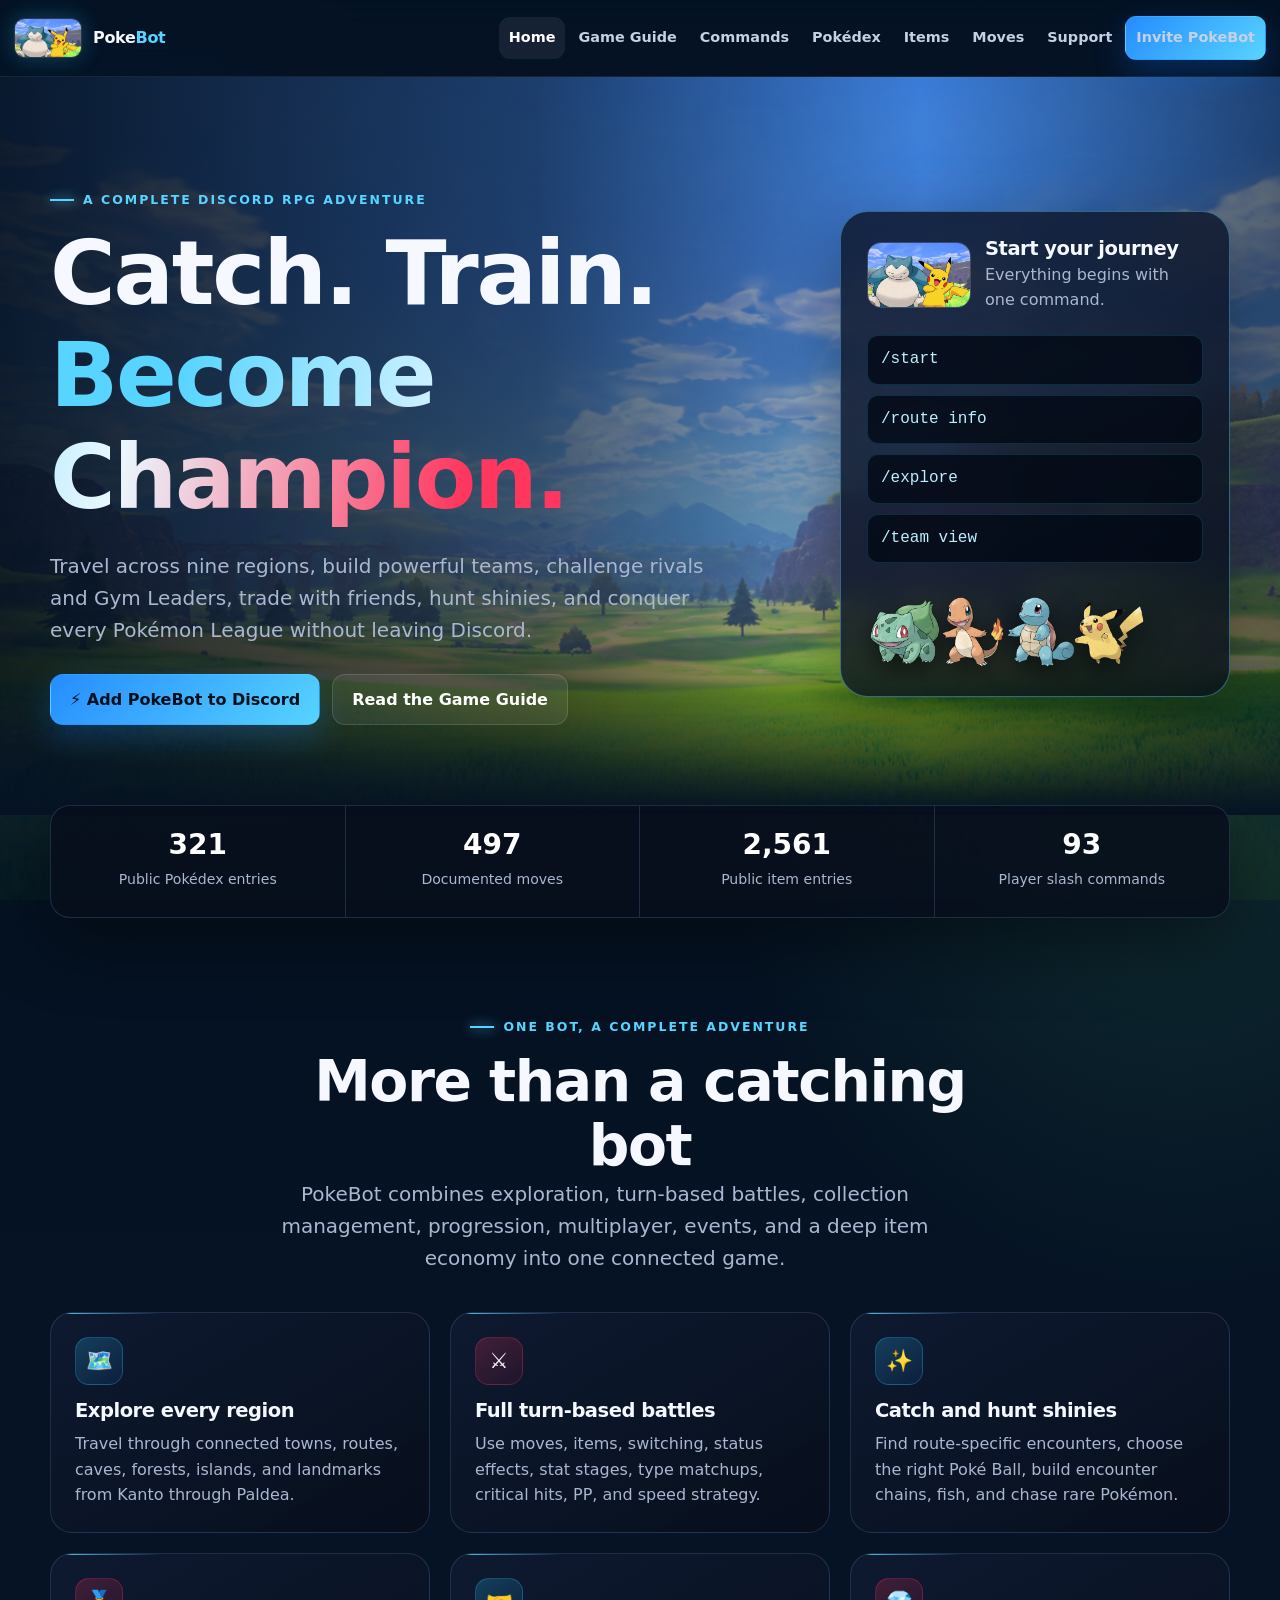
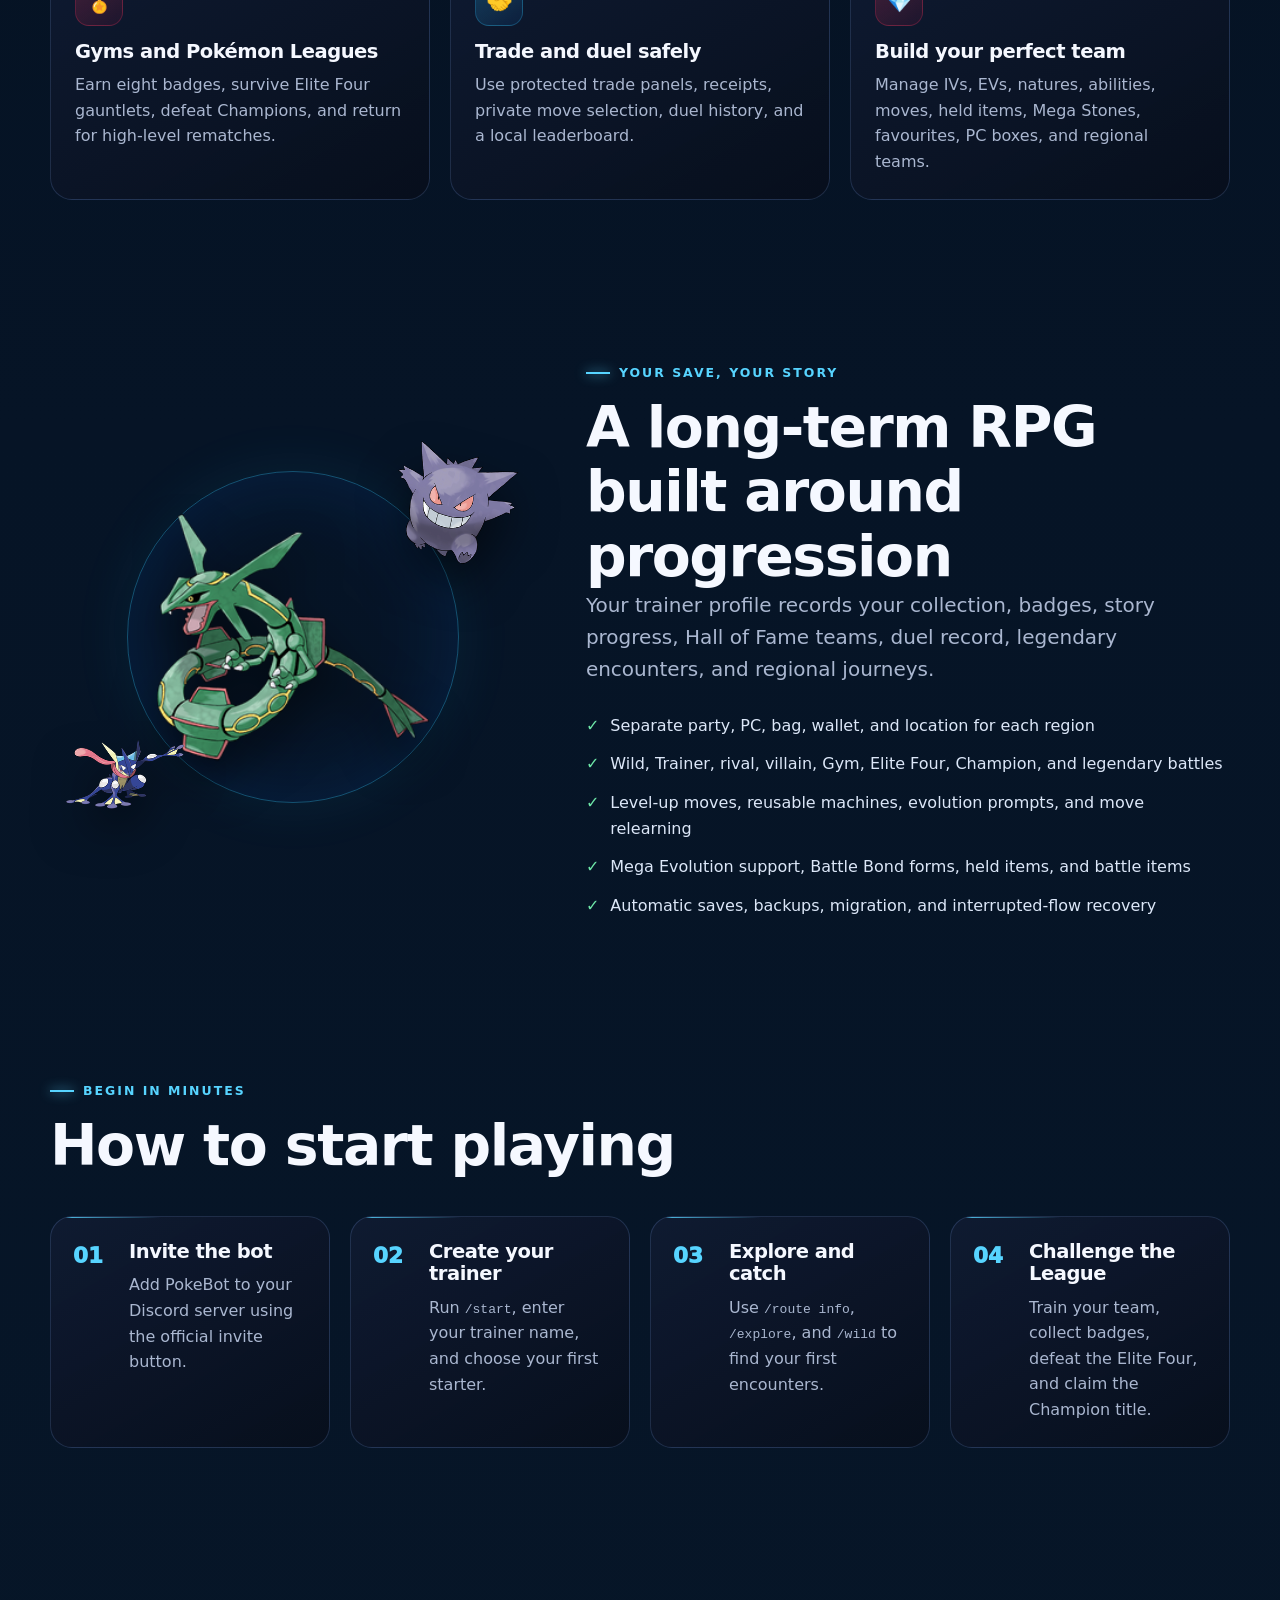
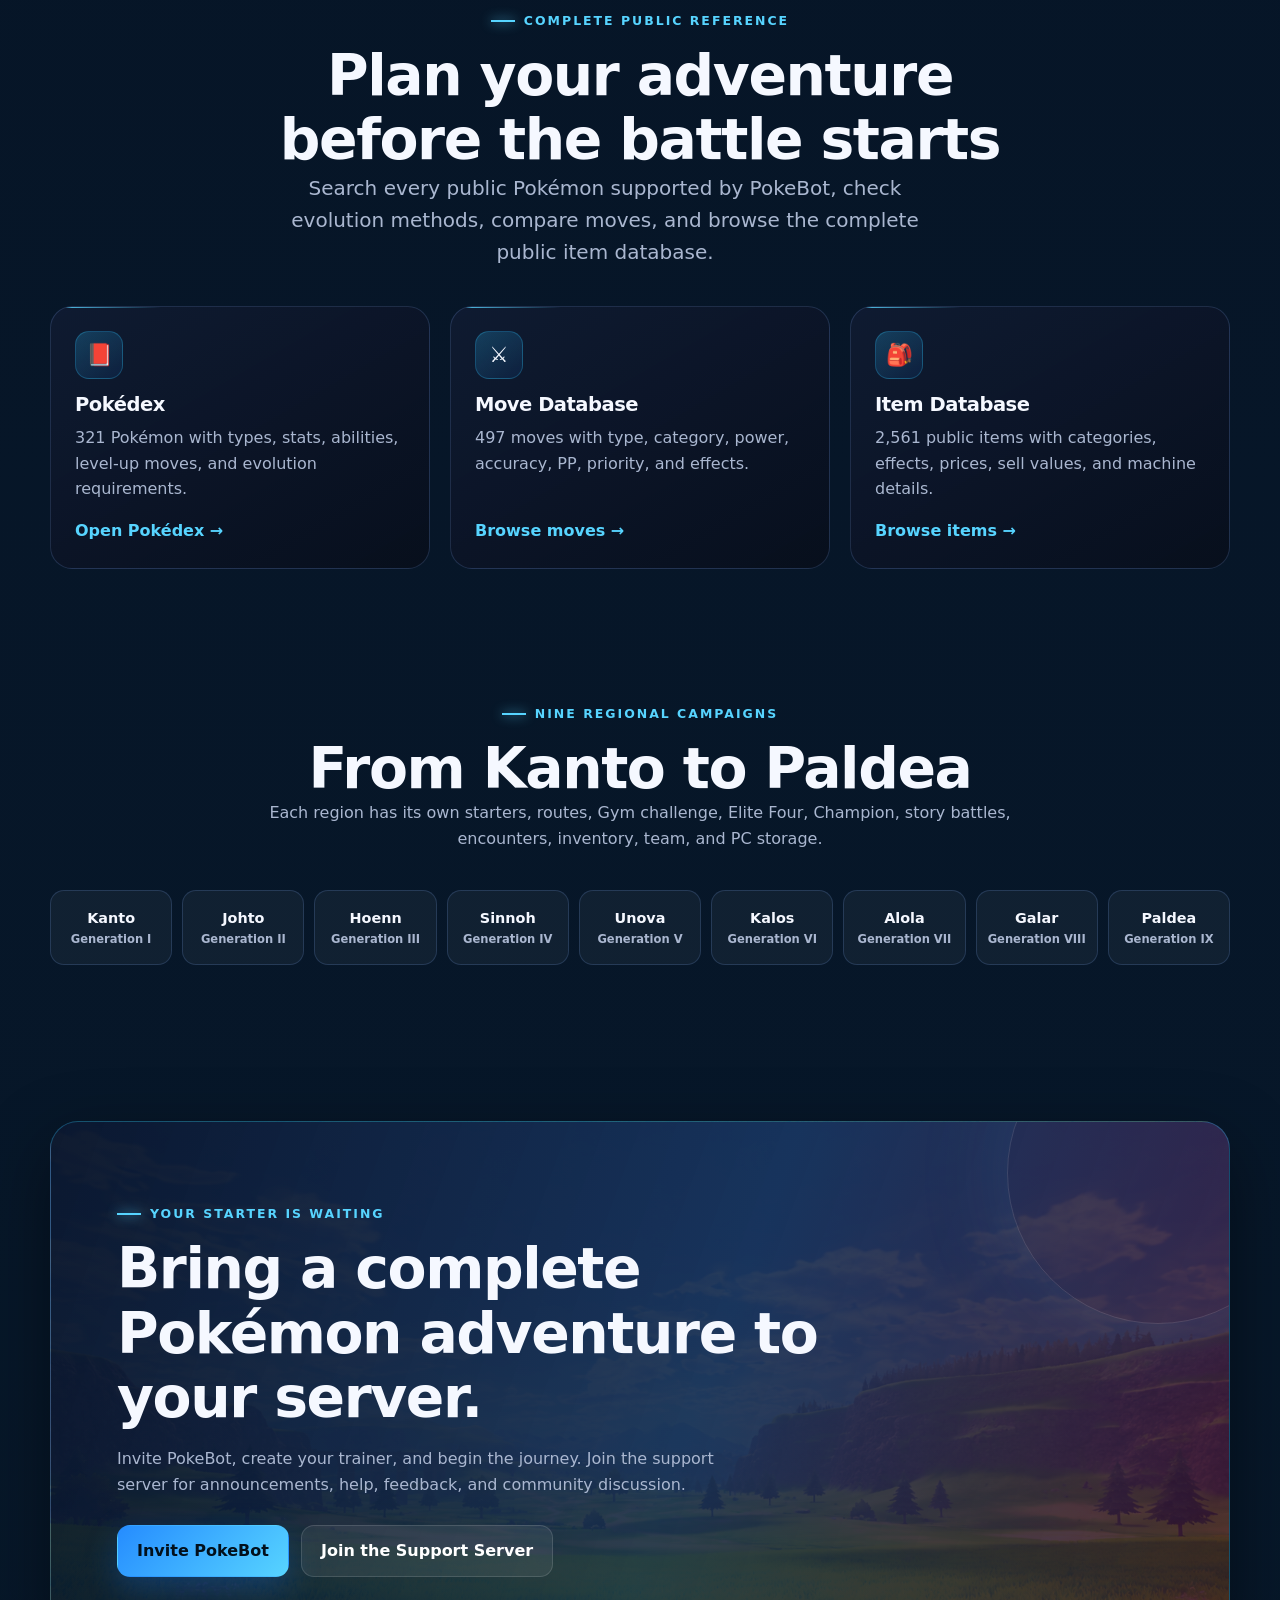
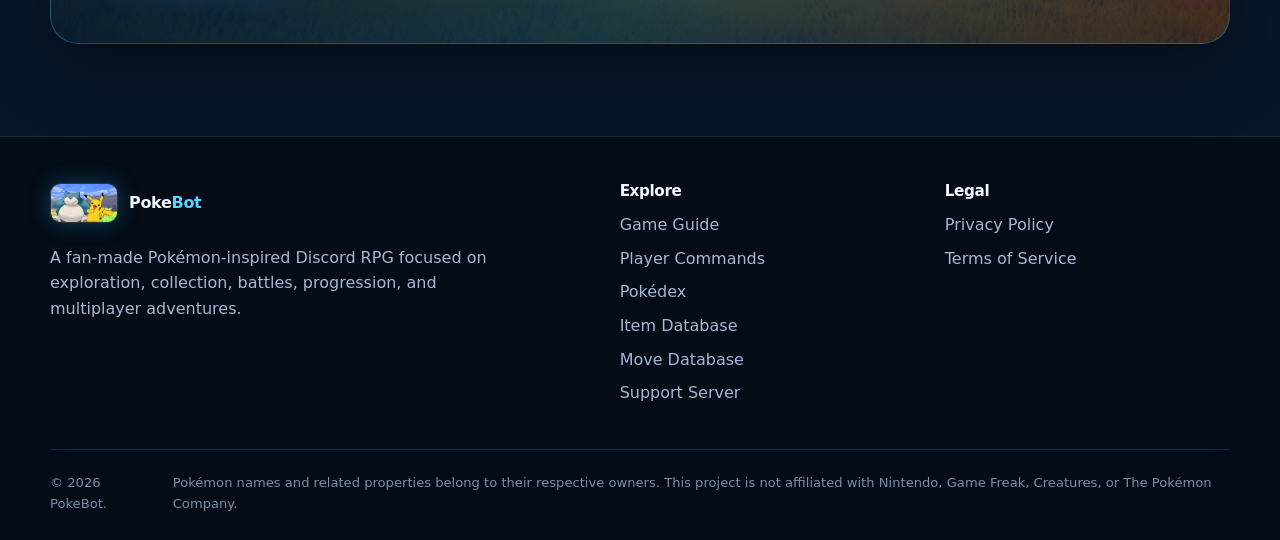
<file: index.html>
<!doctype html>
<html lang="en">
<head>
  <meta charset="utf-8">
  <meta name="viewport" content="width=device-width, initial-scale=1">
  <meta name="theme-color" content="#050812">
  <meta name="description" content="PokeBot is a full Pokémon-inspired Discord RPG. Explore regions, catch and train Pokémon, challenge Gyms, trade with friends, and become Champion.">
  <meta property="og:title" content="PokeBot — Catch. Train. Battle.">
  <meta property="og:description" content="A complete Pokémon-inspired RPG adventure built for Discord.">
  <meta property="og:image" content="assets/images/banner.png">
  <title>PokeBot — Pokémon Discord RPG</title>
  <link rel="icon" href="assets/images/favicon.png">
  <link rel="stylesheet" href="assets/css/styles.css">
</head>
<body>
<a class="skip-link" href="#main">Skip to content</a>
<header class="site-header">
  <div class="container nav-wrap">
    <a class="brand" href="index.html" aria-label="PokeBot home"><img src="assets/images/icon.png" alt="PokeBot icon"><span>Poke<em>Bot</em></span></a>
    <button class="nav-toggle" type="button" aria-expanded="false" aria-label="Open navigation"><span></span><span></span><span></span></button>
    <nav class="nav-links" aria-label="Main navigation"><a href="index.html" aria-current="page">Home</a><a href="guide.html">Game Guide</a><a href="commands.html">Commands</a><a href="pokedex.html">Pokédex</a><a href="items.html">Items</a><a href="moves.html">Moves</a><a href="https://discord.gg/b6aeYMbhjT" target="_blank" rel="noreferrer">Support</a><a class="btn btn-primary btn-small" href="https://discord.com/oauth2/authorize?client_id=1525079752610811924&amp;permissions=8&amp;integration_type=0&amp;scope=bot" target="_blank" rel="noreferrer">Invite PokeBot</a></nav>
  </div>
</header>

<main id="main">
  <section class="hero">
    <div class="hero-banner" aria-hidden="true"></div>
    <div class="container hero-grid">
      <div class="hero-copy">
        <p class="eyebrow">A complete Discord RPG adventure</p>
        <h1>Catch. Train. <span class="gradient-text">Become Champion.</span></h1>
        <p class="lead">Travel across nine regions, build powerful teams, challenge rivals and Gym Leaders, trade with friends, hunt shinies, and conquer every Pokémon League without leaving Discord.</p>
        <div class="button-row">
          <a class="btn btn-primary" href="https://discord.com/oauth2/authorize?client_id=1525079752610811924&amp;permissions=8&amp;integration_type=0&amp;scope=bot" target="_blank" rel="noreferrer">⚡ Add PokeBot to Discord</a>
          <a class="btn btn-secondary" href="guide.html">Read the Game Guide</a>
        </div>
      </div>
      <aside class="hero-panel" aria-label="Quick start preview">
        <div class="hero-panel-top">
          <img src="assets/images/icon.png" alt="">
          <div><h3>Start your journey</h3><p>Everything begins with one command.</p></div>
        </div>
        <div class="command-preview">
          <code>/start</code>
          <code>/route info</code>
          <code>/explore</code>
          <code>/team view</code>
        </div>
        <div class="hero-mons" aria-hidden="true">
          <img src="assets/images/bulbasaur.png" alt="">
          <img src="assets/images/charmander.png" alt="">
          <img src="assets/images/squirtle.png" alt="">
          <img src="assets/images/pikachu.png" alt="">
        </div>
      </aside>
    </div>
  </section>

  <div class="container stat-strip">
    <div class="stats">
      <div class="stat"><strong>321</strong><span>Public Pokédex entries</span></div>
      <div class="stat"><strong>497</strong><span>Documented moves</span></div>
      <div class="stat"><strong>2,561</strong><span>Public item entries</span></div>
      <div class="stat"><strong>93</strong><span>Player slash commands</span></div>
    </div>
  </div>

  <section class="section">
    <div class="container">
      <div class="section-head center">
        <p class="eyebrow">One bot, a complete adventure</p>
        <h2>More than a catching bot</h2>
        <p class="lead">PokeBot combines exploration, turn-based battles, collection management, progression, multiplayer, events, and a deep item economy into one connected game.</p>
      </div>
      <div class="grid grid-3">
        <article class="card feature-card"><div class="feature-icon">🗺️</div><h3>Explore every region</h3><p>Travel through connected towns, routes, caves, forests, islands, and landmarks from Kanto through Paldea.</p></article>
        <article class="card feature-card"><div class="feature-icon">⚔️</div><h3>Full turn-based battles</h3><p>Use moves, items, switching, status effects, stat stages, type matchups, critical hits, PP, and speed strategy.</p></article>
        <article class="card feature-card"><div class="feature-icon">✨</div><h3>Catch and hunt shinies</h3><p>Find route-specific encounters, choose the right Poké Ball, build encounter chains, fish, and chase rare Pokémon.</p></article>
        <article class="card feature-card"><div class="feature-icon">🏅</div><h3>Gyms and Pokémon Leagues</h3><p>Earn eight badges, survive Elite Four gauntlets, defeat Champions, and return for high-level rematches.</p></article>
        <article class="card feature-card"><div class="feature-icon">🤝</div><h3>Trade and duel safely</h3><p>Use protected trade panels, receipts, private move selection, duel history, and a local leaderboard.</p></article>
        <article class="card feature-card"><div class="feature-icon">💎</div><h3>Build your perfect team</h3><p>Manage IVs, EVs, natures, abilities, moves, held items, Mega Stones, favourites, PC boxes, and regional teams.</p></article>
      </div>
    </div>
  </section>

  <section class="section compact">
    <div class="container showcase">
      <div class="pokemon-stack" aria-hidden="true">
        <img class="main-mon" src="assets/images/rayquaza.png" alt="">
        <img class="mini-mon one" src="assets/images/greninja.png" alt="">
        <img class="mini-mon two" src="assets/images/gengar.png" alt="">
      </div>
      <div>
        <p class="eyebrow">Your save, your story</p>
        <h2>A long-term RPG built around progression</h2>
        <p class="lead">Your trainer profile records your collection, badges, story progress, Hall of Fame teams, duel record, legendary encounters, and regional journeys.</p>
        <ul class="check-list">
          <li>Separate party, PC, bag, wallet, and location for each region</li>
          <li>Wild, Trainer, rival, villain, Gym, Elite Four, Champion, and legendary battles</li>
          <li>Level-up moves, reusable machines, evolution prompts, and move relearning</li>
          <li>Mega Evolution support, Battle Bond forms, held items, and battle items</li>
          <li>Automatic saves, backups, migration, and interrupted-flow recovery</li>
        </ul>
      </div>
    </div>
  </section>

  <section class="section">
    <div class="container">
      <div class="section-head">
        <p class="eyebrow">Begin in minutes</p>
        <h2>How to start playing</h2>
      </div>
      <div class="grid grid-4 steps">
        <article class="card step"><h3>Invite the bot</h3><p>Add PokeBot to your Discord server using the official invite button.</p></article>
        <article class="card step"><h3>Create your trainer</h3><p>Run <code>/start</code>, enter your trainer name, and choose your first starter.</p></article>
        <article class="card step"><h3>Explore and catch</h3><p>Use <code>/route info</code>, <code>/explore</code>, and <code>/wild</code> to find your first encounters.</p></article>
        <article class="card step"><h3>Challenge the League</h3><p>Train your team, collect badges, defeat the Elite Four, and claim the Champion title.</p></article>
      </div>
    </div>
  </section>


  <section class="section compact encyclopedia-promo">
    <div class="container">
      <div class="section-head center">
        <p class="eyebrow">Complete public reference</p>
        <h2>Plan your adventure before the battle starts</h2>
        <p class="lead">Search every public Pokémon supported by PokeBot, check evolution methods, compare moves, and browse the complete public item database.</p>
      </div>
      <div class="grid grid-3">
        <a class="card reference-card" href="pokedex.html"><div class="feature-icon">📕</div><h3>Pokédex</h3><p>321 Pokémon with types, stats, abilities, level-up moves, and evolution requirements.</p><span>Open Pokédex →</span></a>
        <a class="card reference-card" href="moves.html"><div class="feature-icon">⚔️</div><h3>Move Database</h3><p>497 moves with type, category, power, accuracy, PP, priority, and effects.</p><span>Browse moves →</span></a>
        <a class="card reference-card" href="items.html"><div class="feature-icon">🎒</div><h3>Item Database</h3><p>2,561 public items with categories, effects, prices, sell values, and machine details.</p><span>Browse items →</span></a>
      </div>
    </div>
  </section>

  <section class="section compact">
    <div class="container">
      <div class="section-head center">
        <p class="eyebrow">Nine regional campaigns</p>
        <h2>From Kanto to Paldea</h2>
        <p>Each region has its own starters, routes, Gym challenge, Elite Four, Champion, story battles, encounters, inventory, team, and PC storage.</p>
      </div>
      <div class="region-grid" aria-label="Available regions">
        <div class="region-chip">Kanto<small>Generation I</small></div>
        <div class="region-chip">Johto<small>Generation II</small></div>
        <div class="region-chip">Hoenn<small>Generation III</small></div>
        <div class="region-chip">Sinnoh<small>Generation IV</small></div>
        <div class="region-chip">Unova<small>Generation V</small></div>
        <div class="region-chip">Kalos<small>Generation VI</small></div>
        <div class="region-chip">Alola<small>Generation VII</small></div>
        <div class="region-chip">Galar<small>Generation VIII</small></div>
        <div class="region-chip">Paldea<small>Generation IX</small></div>
      </div>
    </div>
  </section>

  <section class="section">
    <div class="container cta">
      <p class="eyebrow">Your starter is waiting</p>
      <h2>Bring a complete Pokémon adventure to your server.</h2>
      <p>Invite PokeBot, create your trainer, and begin the journey. Join the support server for announcements, help, feedback, and community discussion.</p>
      <div class="button-row">
        <a class="btn btn-primary" href="https://discord.com/oauth2/authorize?client_id=1525079752610811924&amp;permissions=8&amp;integration_type=0&amp;scope=bot" target="_blank" rel="noreferrer">Invite PokeBot</a>
        <a class="btn btn-secondary" href="https://discord.gg/b6aeYMbhjT" target="_blank" rel="noreferrer">Join the Support Server</a>
      </div>
    </div>
  </section>
</main>

<footer class="site-footer">
  <div class="container">
    <div class="footer-grid">
      <div class="footer-brand"><a class="brand" href="index.html"><img src="assets/images/icon.png" alt=""><span>Poke<em>Bot</em></span></a><p>A fan-made Pokémon-inspired Discord RPG focused on exploration, collection, battles, progression, and multiplayer adventures.</p></div>
      <div class="footer-links"><h3>Explore</h3><a href="guide.html">Game Guide</a><a href="commands.html">Player Commands</a><a href="pokedex.html">Pokédex</a><a href="items.html">Item Database</a><a href="moves.html">Move Database</a><a href="https://discord.gg/b6aeYMbhjT" target="_blank" rel="noreferrer">Support Server</a></div>
      <div class="footer-links"><h3>Legal</h3><a href="privacy.html">Privacy Policy</a><a href="terms.html">Terms of Service</a></div>
    </div>
    <div class="footer-bottom"><span>© <span data-year></span> PokeBot.</span><span>Pokémon names and related properties belong to their respective owners. This project is not affiliated with Nintendo, Game Freak, Creatures, or The Pokémon Company.</span></div>
  </div>
</footer>
<script src="assets/js/main.js"></script>
</body>
</html>
</file>
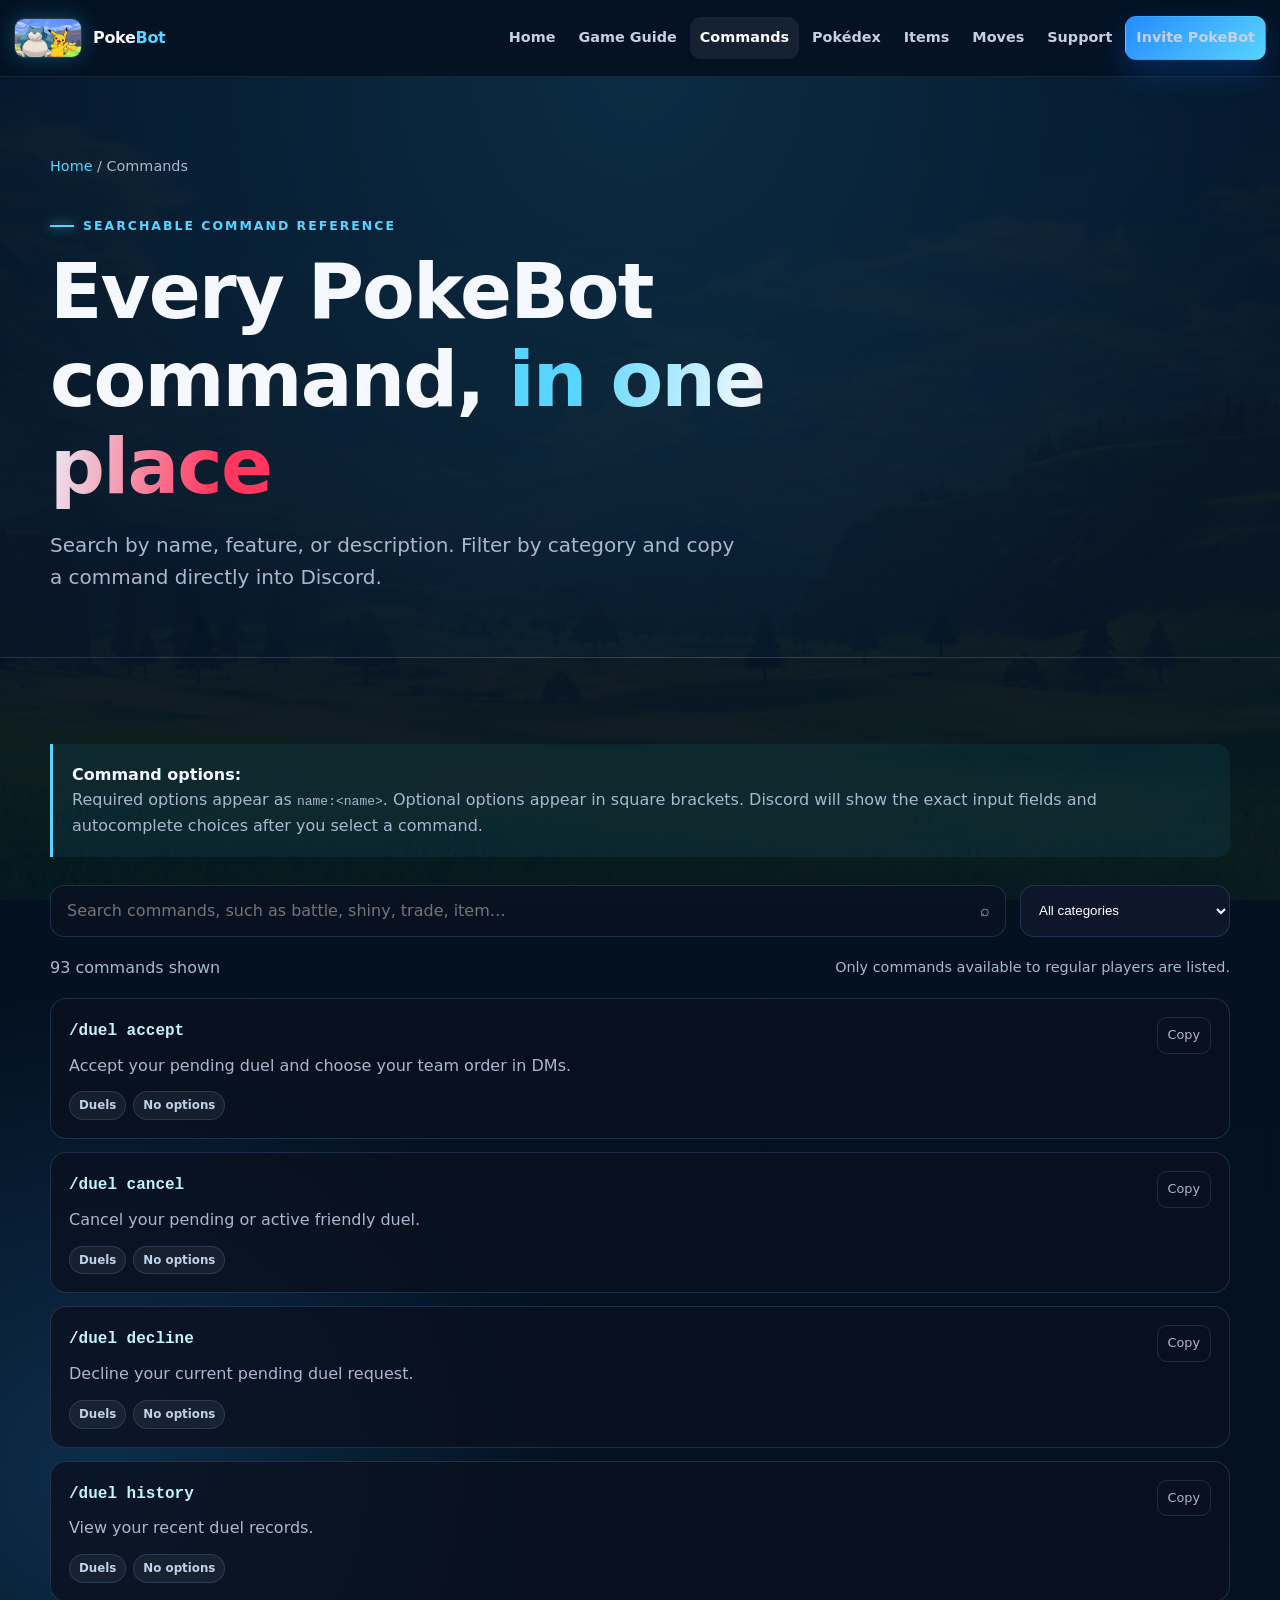
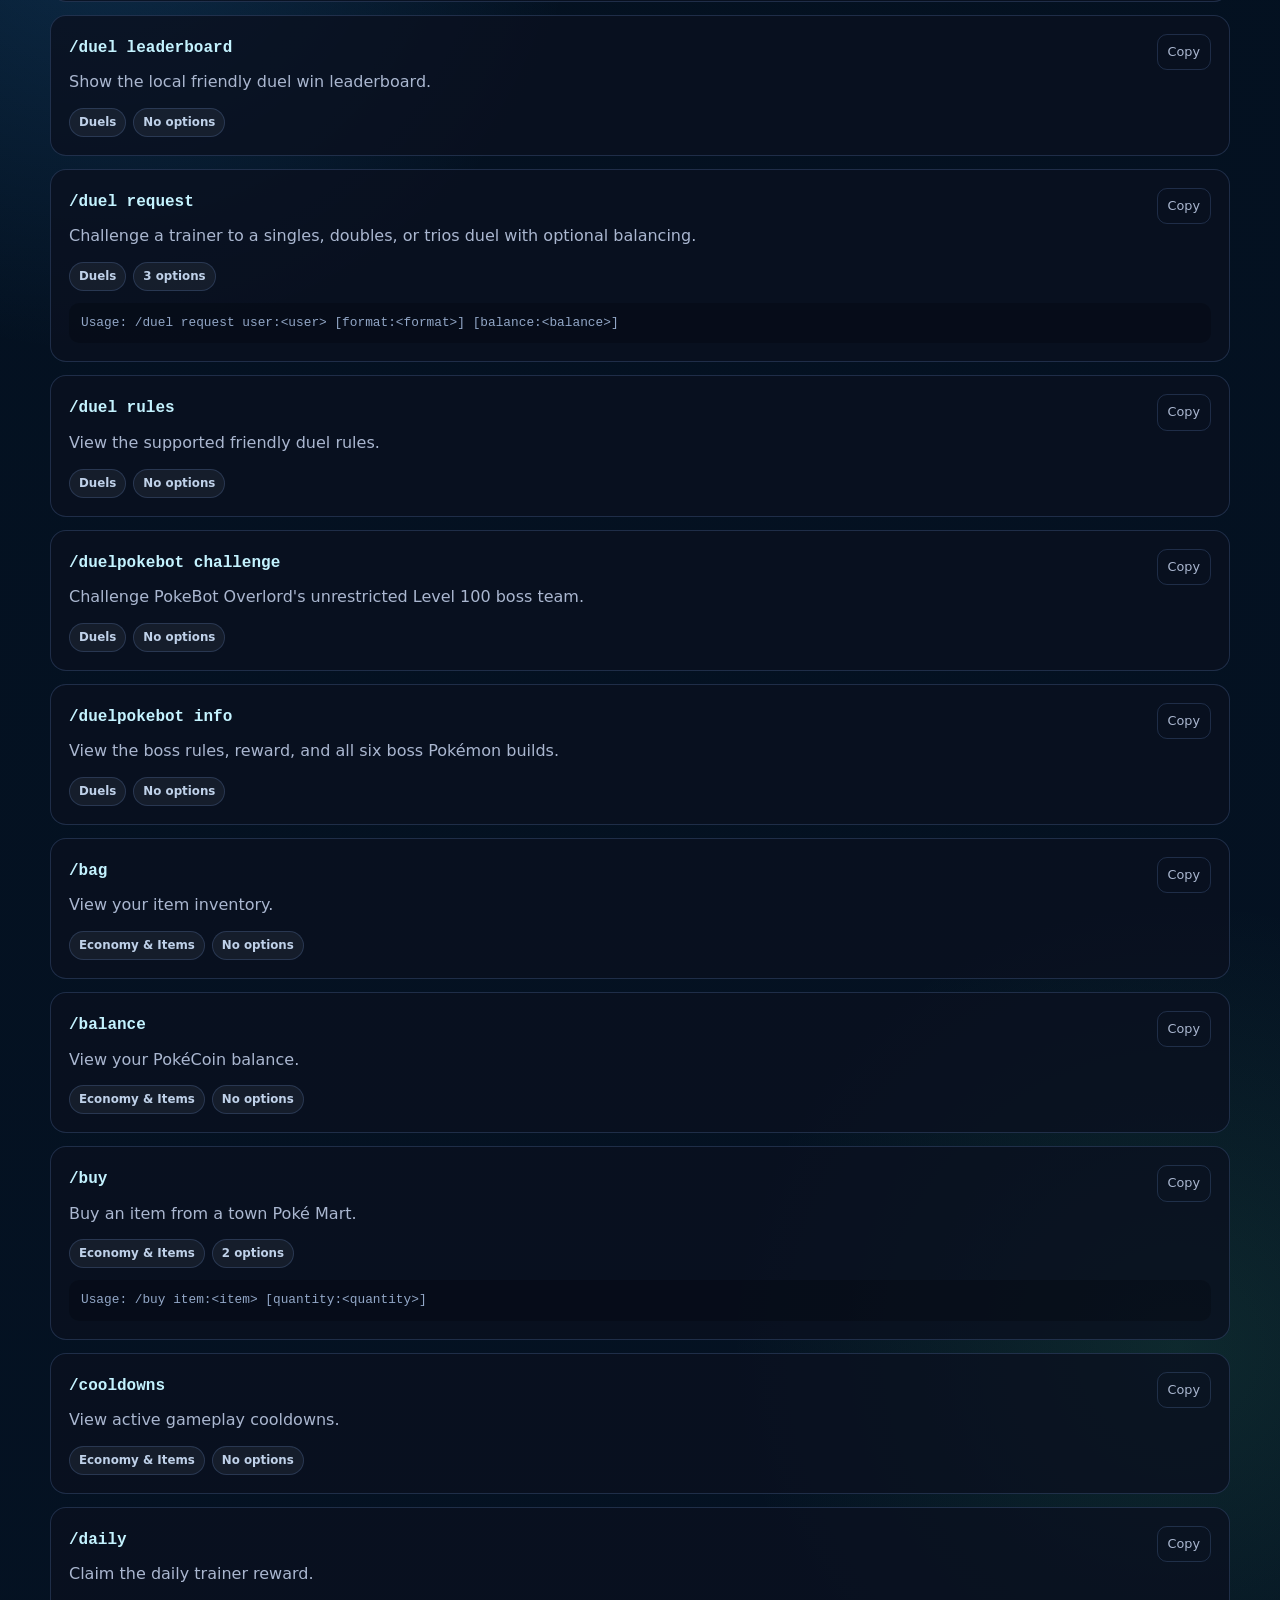
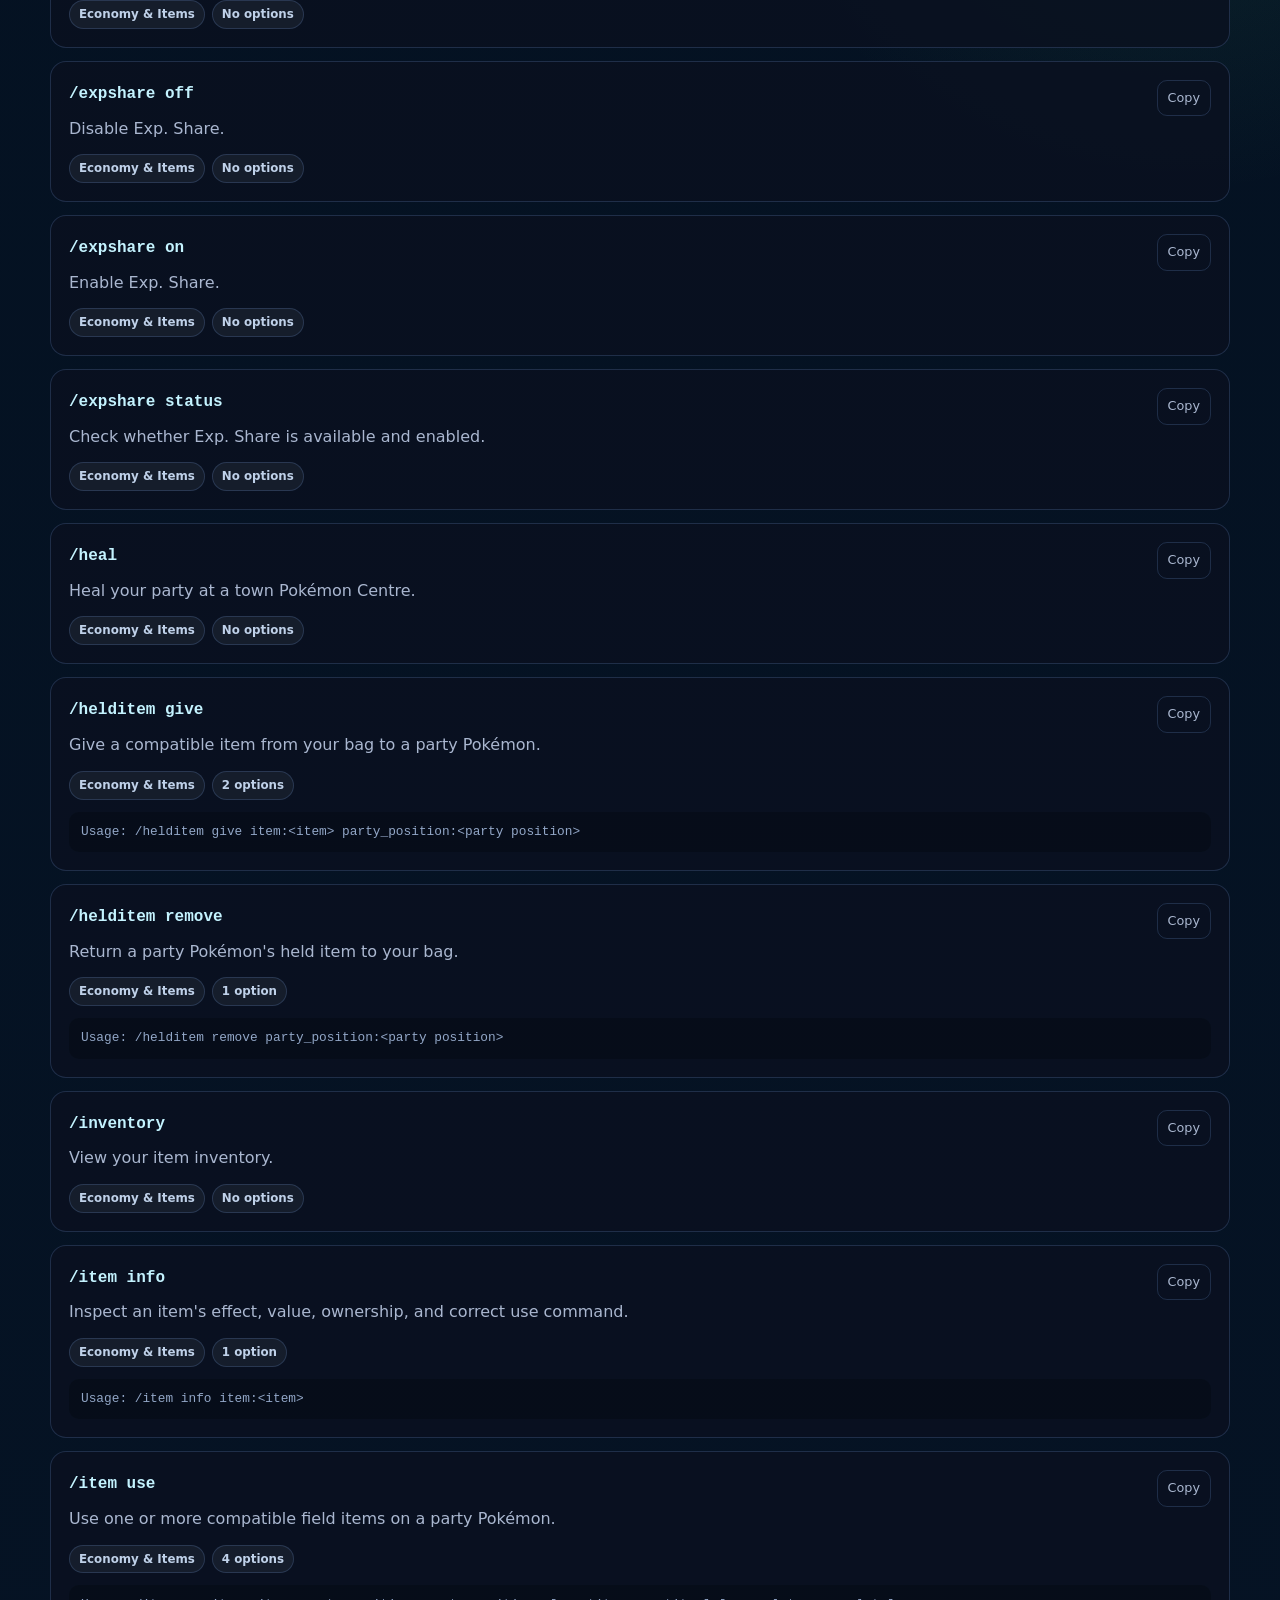
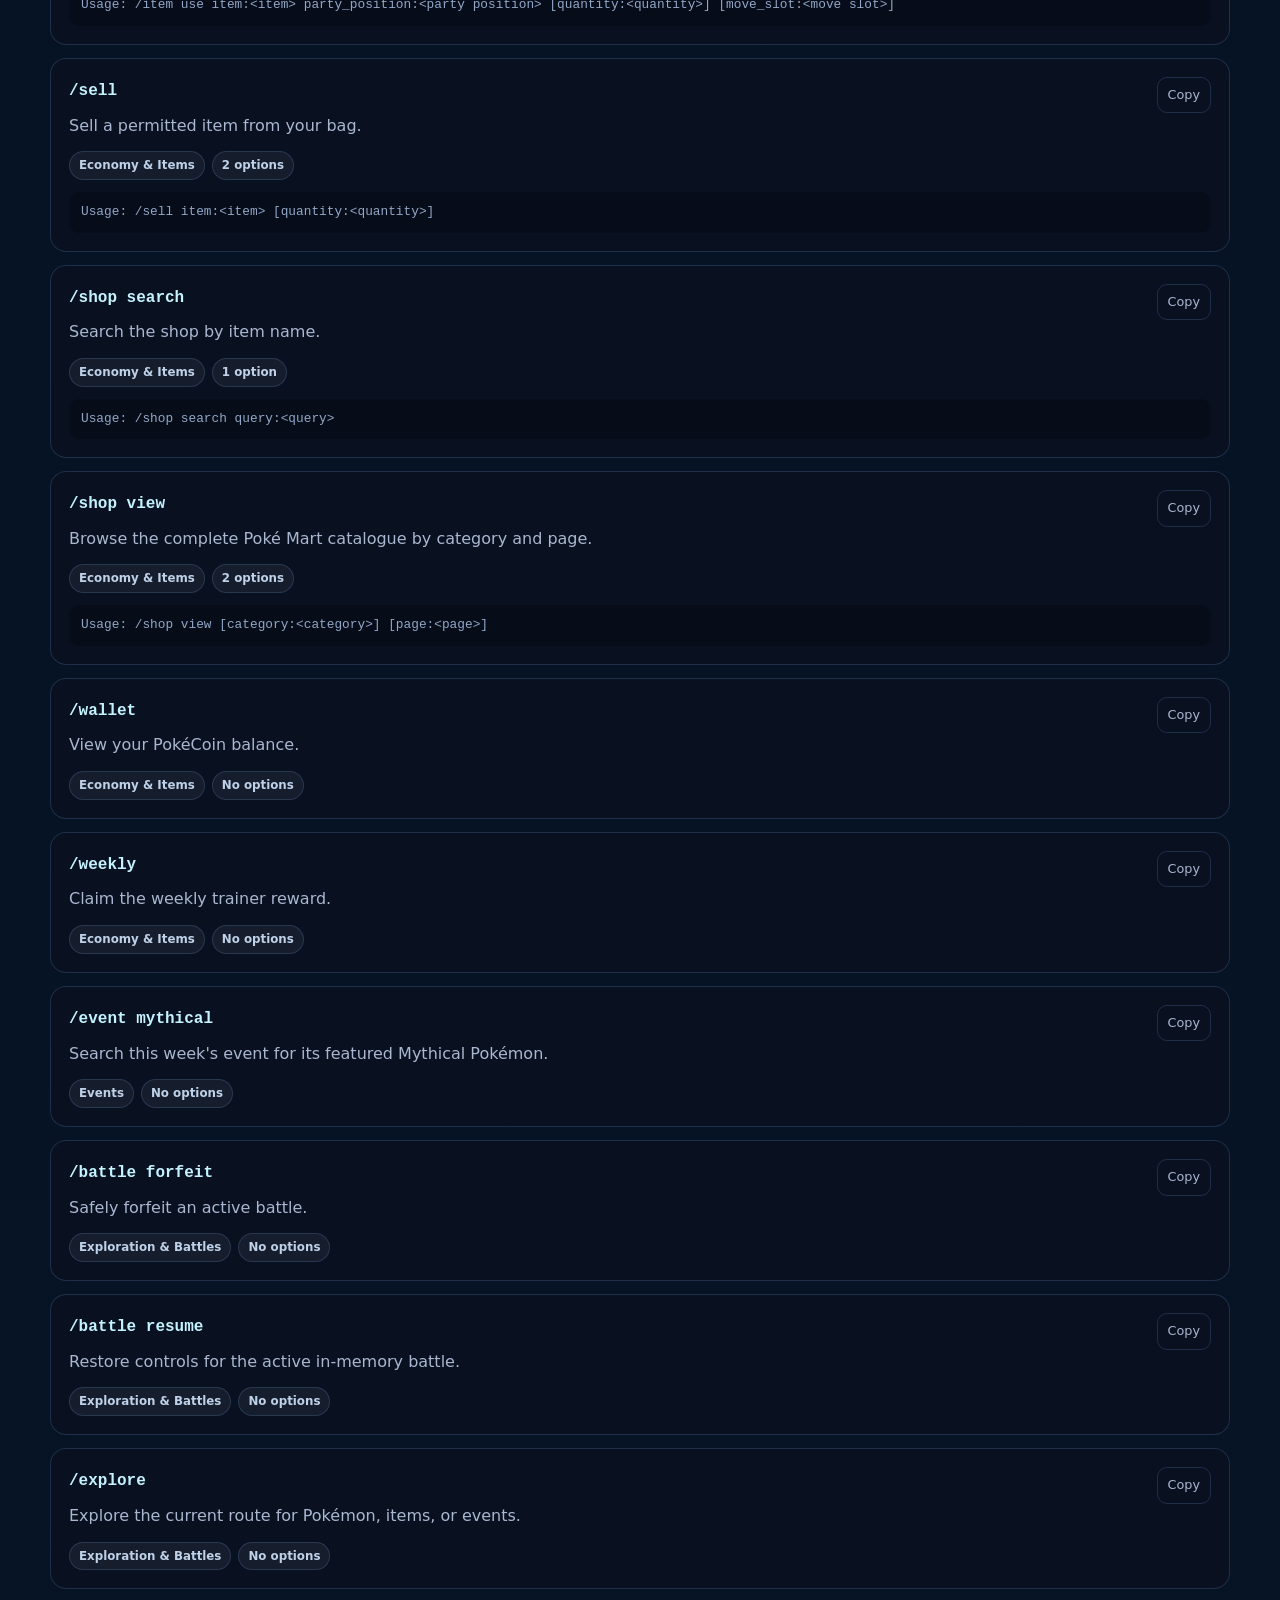
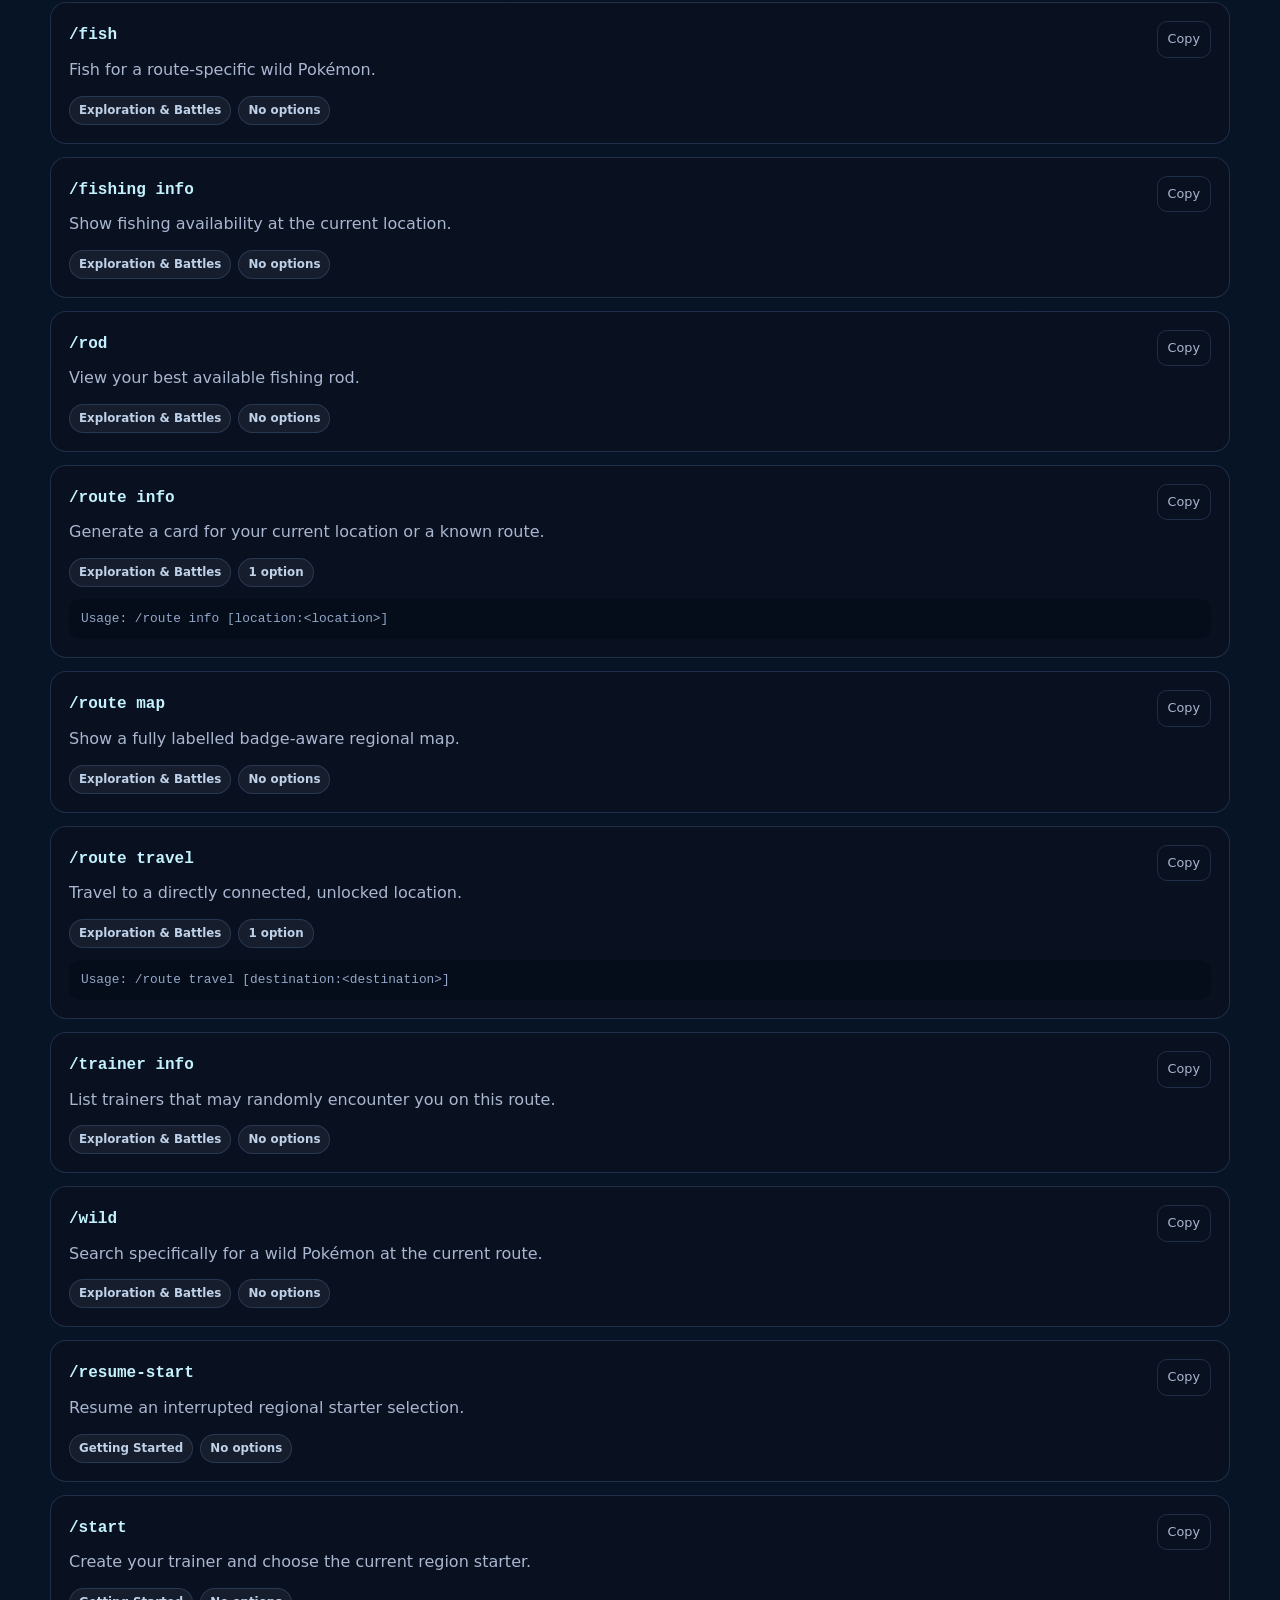
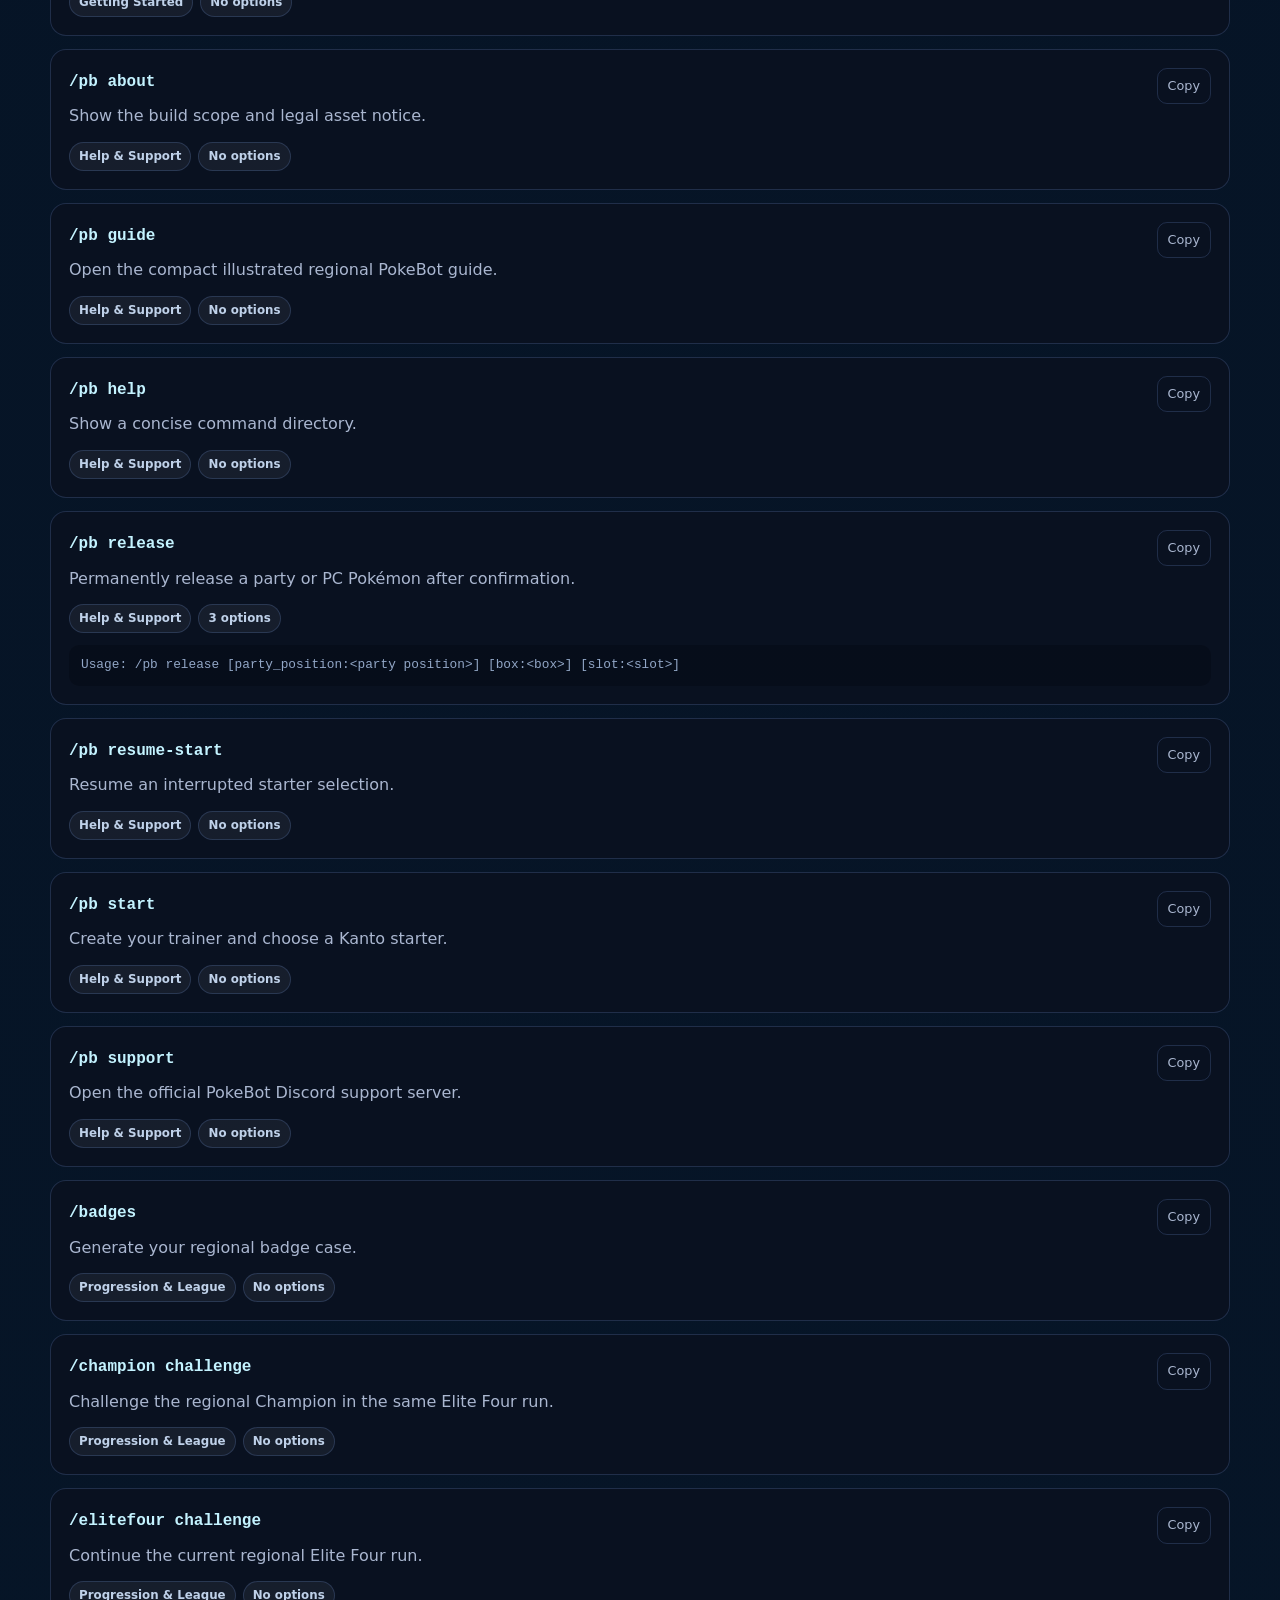
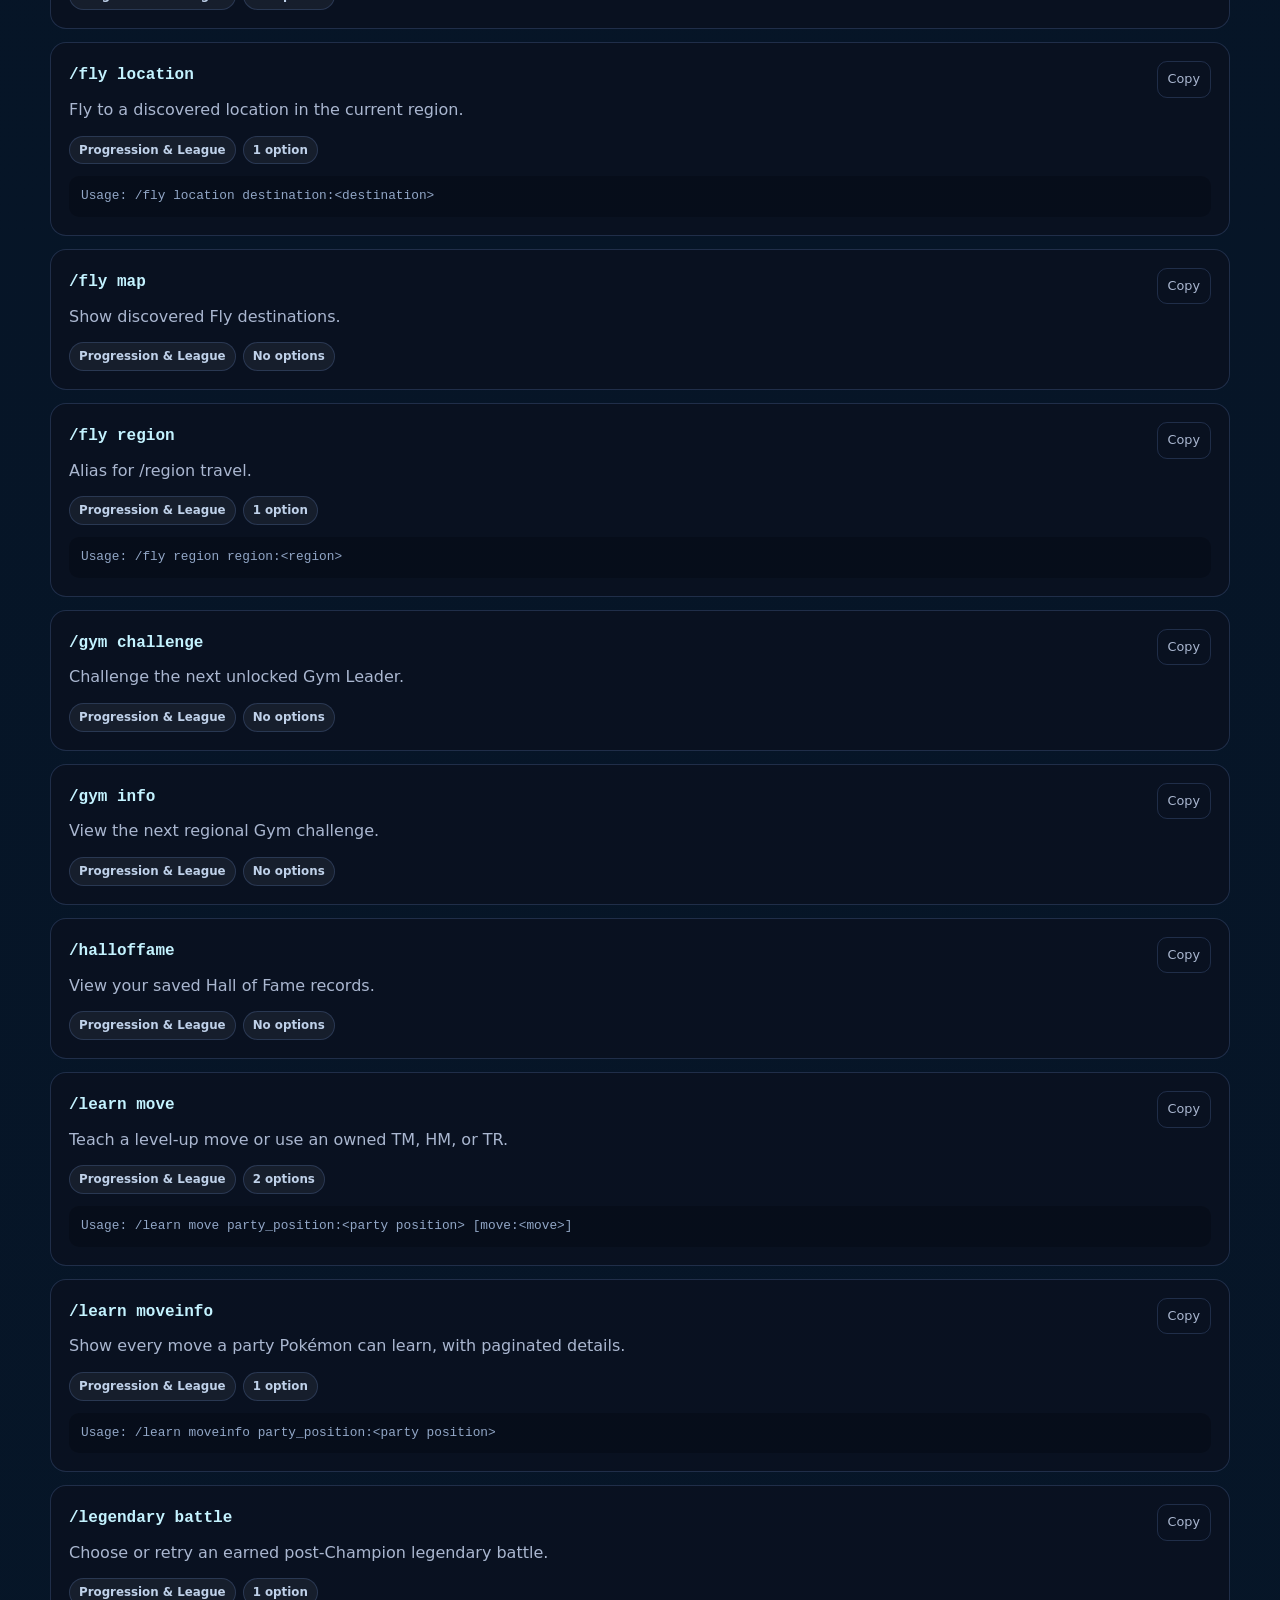
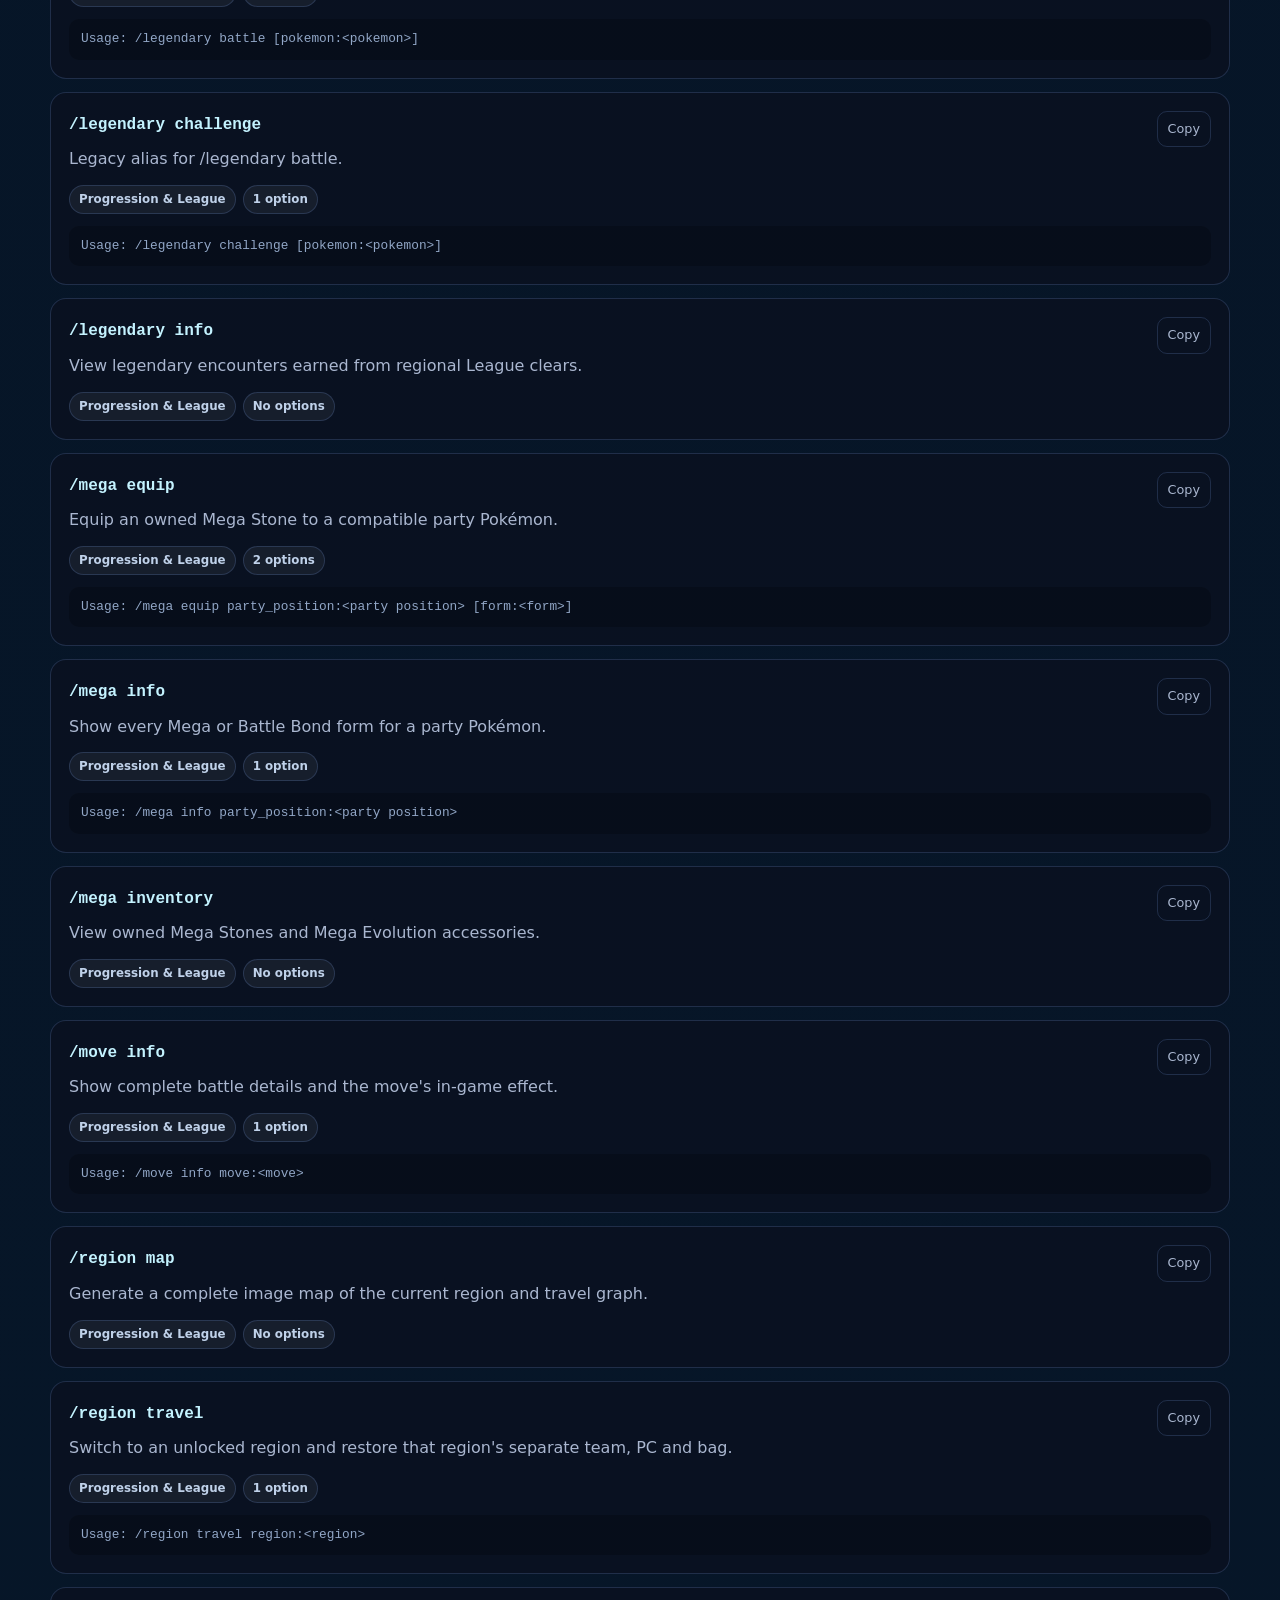
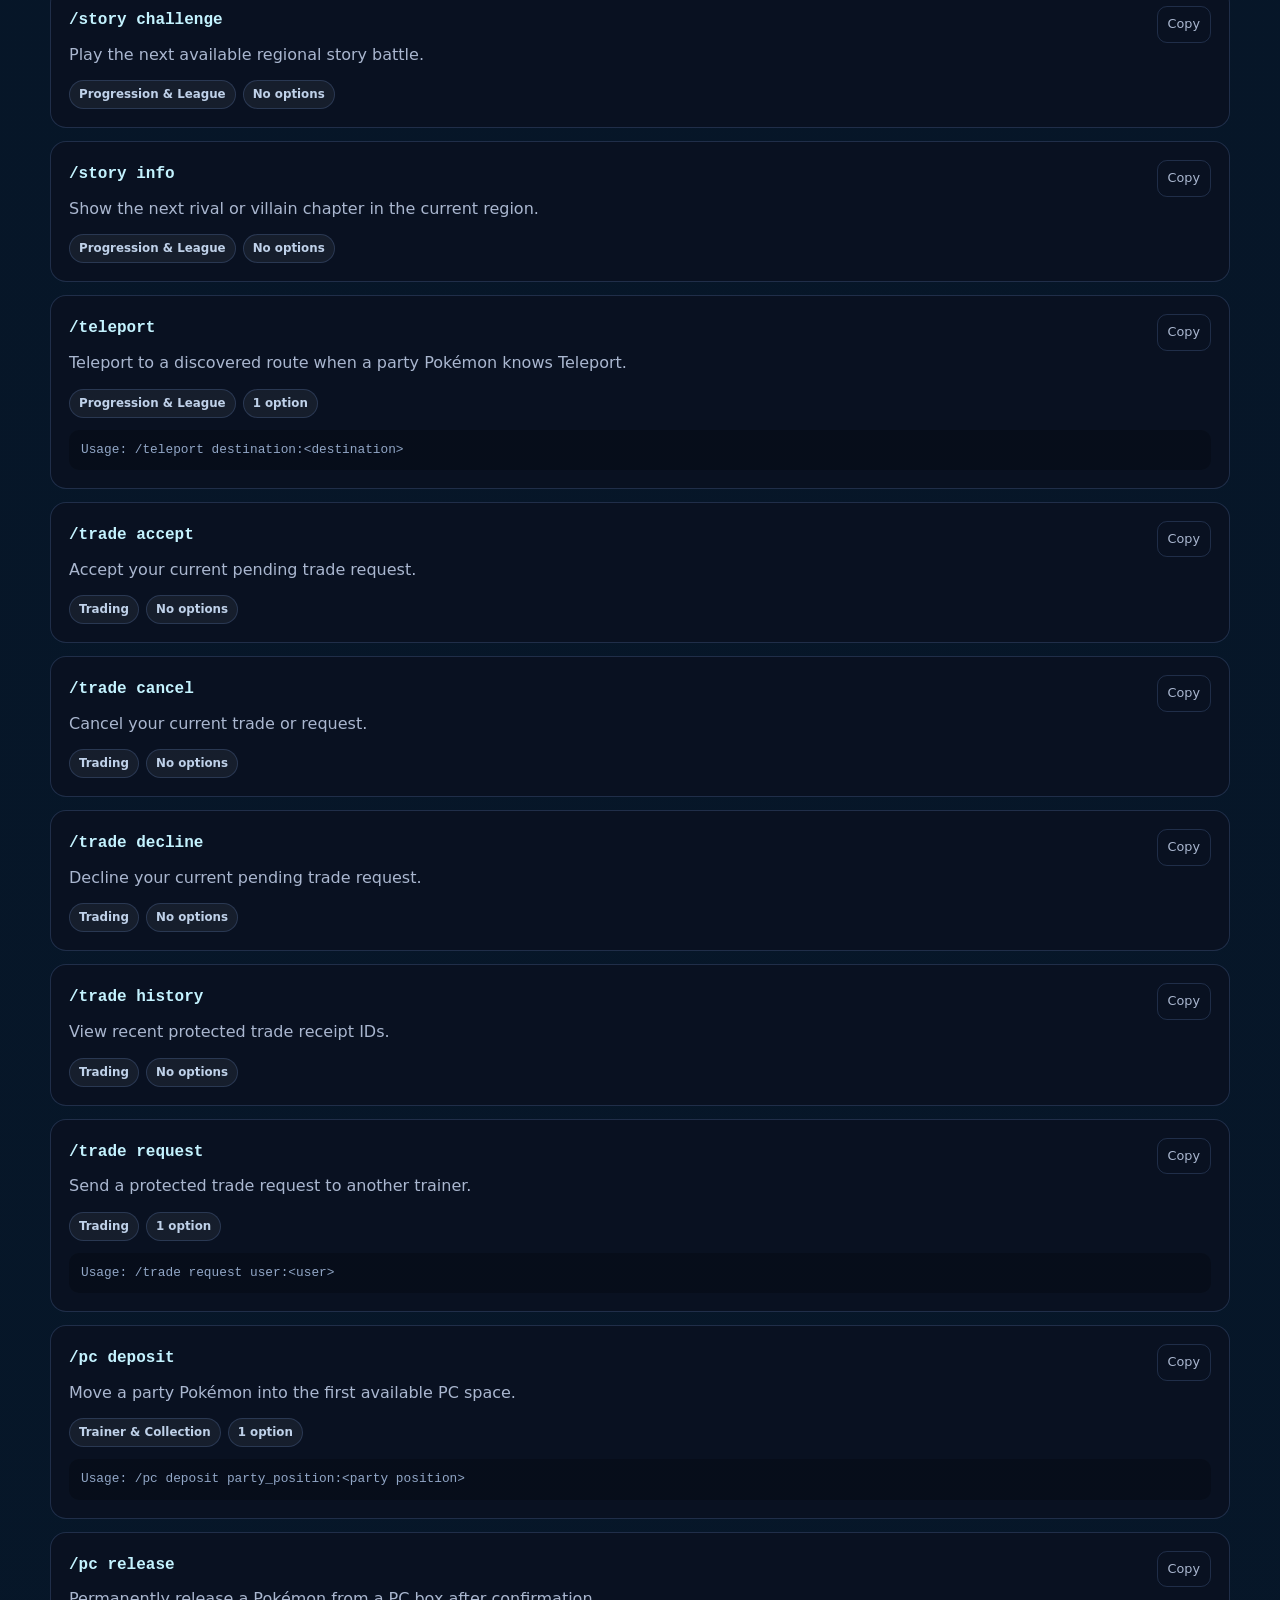
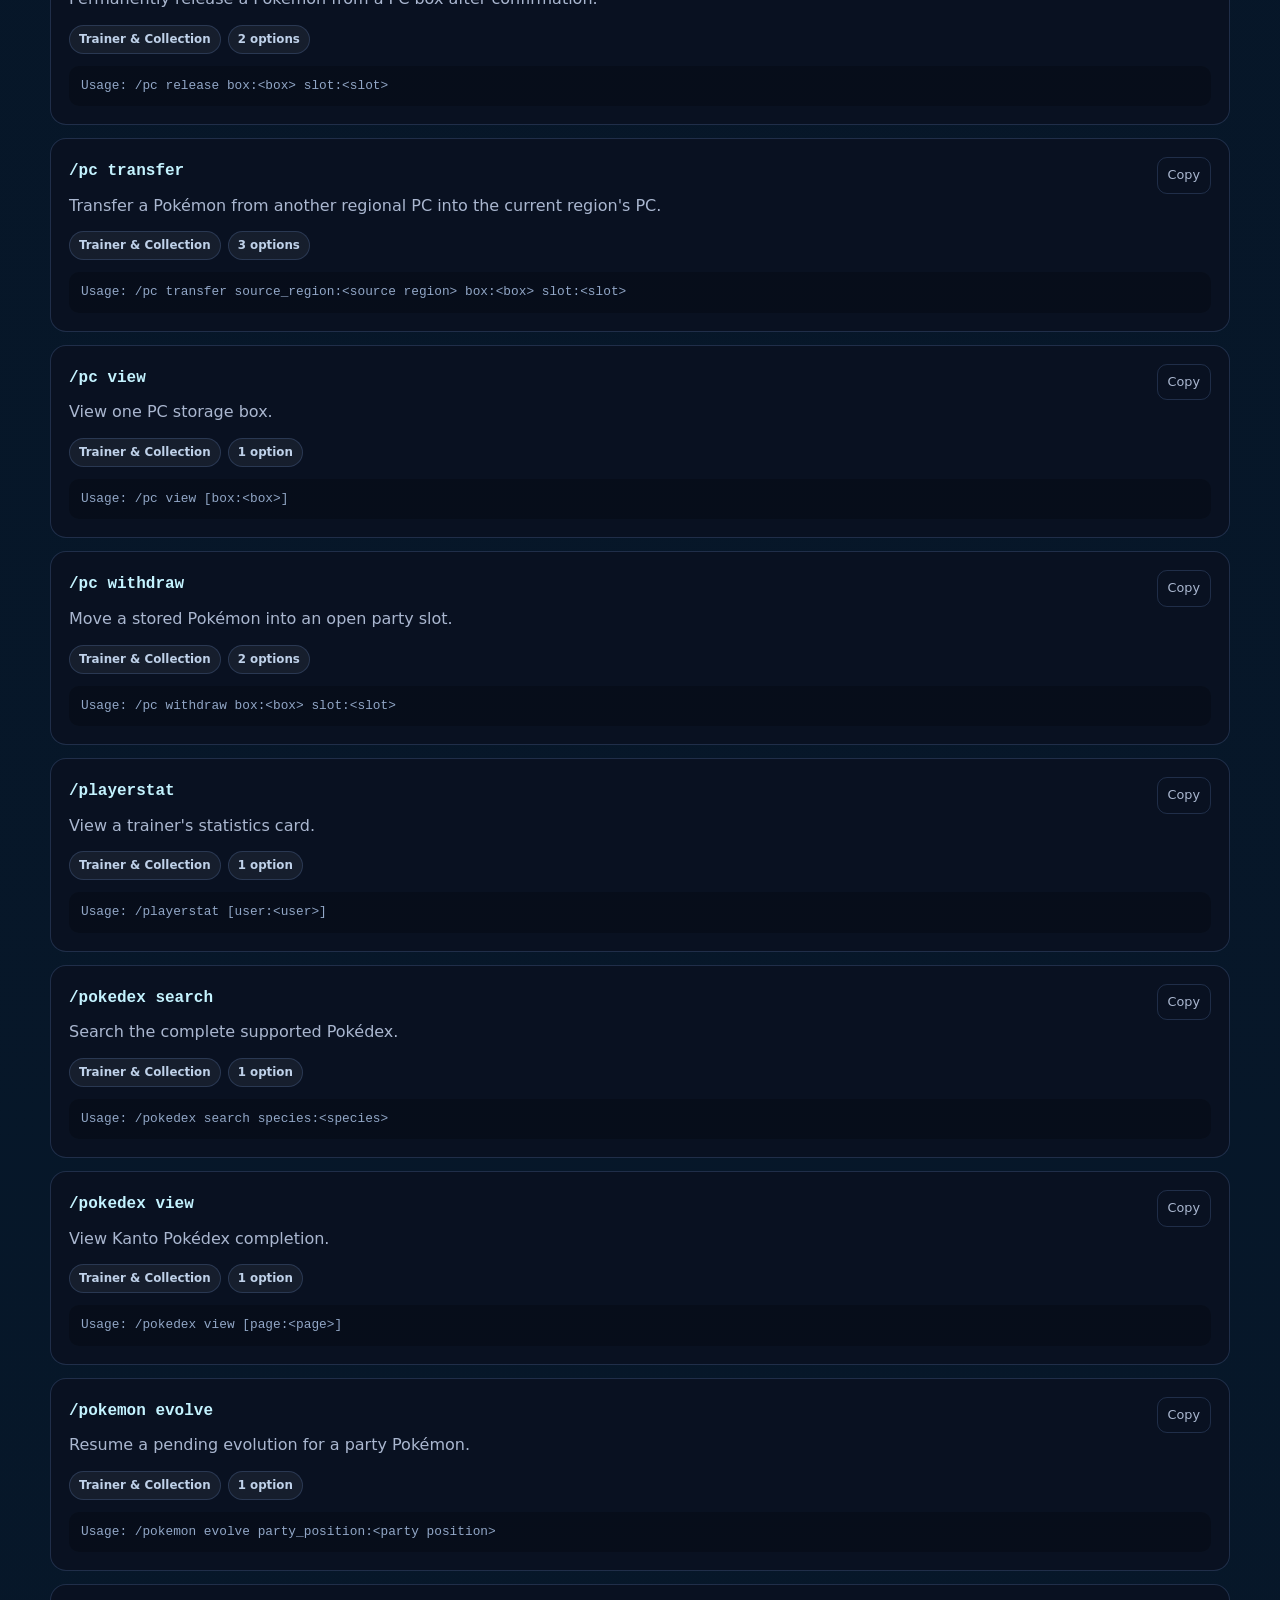
<file: commands.html>
<!doctype html>
<html lang="en">
<head>
  <meta charset="utf-8">
  <meta name="viewport" content="width=device-width, initial-scale=1">
  <meta name="theme-color" content="#050812">
  <meta name="description" content="Search every PokeBot slash command available to players, including adventure, battle, team, economy, trading, duel, progression, events, and help.">
  <title>PokeBot Command Directory</title>
  <link rel="icon" href="assets/images/favicon.png">
  <link rel="stylesheet" href="assets/css/styles.css">
</head>
<body>
<a class="skip-link" href="#main">Skip to content</a>
<header class="site-header">
  <div class="container nav-wrap">
    <a class="brand" href="index.html" aria-label="PokeBot home"><img src="assets/images/icon.png" alt="PokeBot icon"><span>Poke<em>Bot</em></span></a>
    <button class="nav-toggle" type="button" aria-expanded="false" aria-label="Open navigation"><span></span><span></span><span></span></button>
    <nav class="nav-links" aria-label="Main navigation"><a href="index.html">Home</a><a href="guide.html">Game Guide</a><a href="commands.html" aria-current="page">Commands</a><a href="pokedex.html">Pokédex</a><a href="items.html">Items</a><a href="moves.html">Moves</a><a href="https://discord.gg/b6aeYMbhjT" target="_blank" rel="noreferrer">Support</a><a class="btn btn-primary btn-small" href="https://discord.com/oauth2/authorize?client_id=1525079752610811924&amp;permissions=8&amp;integration_type=0&amp;scope=bot" target="_blank" rel="noreferrer">Invite PokeBot</a></nav>
  </div>
</header>

<main id="main">
  <section class="page-hero">
    <div class="container">
      <div class="breadcrumb"><a href="index.html">Home</a> / Commands</div>
      <p class="eyebrow">Searchable command reference</p>
      <h1>Every PokeBot command, <span class="gradient-text">in one place</span></h1>
      <p class="lead">Search by name, feature, or description. Filter by category and copy a command directly into Discord.</p>
    </div>
  </section>

  <section class="section compact">
    <div class="container">
      <div class="info-box"><strong>Command options:</strong><p>Required options appear as <code>name:&lt;name&gt;</code>. Optional options appear in square brackets. Discord will show the exact input fields and autocomplete choices after you select a command.</p></div>
      <div class="command-controls">
        <label class="search-wrap">
          <span aria-hidden="true">⌕</span>
          <input id="command-search" type="search" placeholder="Search commands, such as battle, shiny, trade, item…" autocomplete="off" aria-label="Search commands">
        </label>
        <label>
          <span class="skip-link">Category</span>
          <select id="command-category" class="category-select" aria-label="Filter by category"><option value="">All categories</option></select>
        </label>
      </div>
      <div class="command-meta"><span id="command-count">Loading commands…</span><span class="small">Only commands available to regular players are listed.</span></div>
      <div id="command-list" class="command-grid" aria-live="polite"></div>
    </div>
  </section>

  <section class="section compact">
    <div class="container cta">
      <p class="eyebrow">Need more context?</p>
      <h2>Learn how every major game system works.</h2>
      <p>The full trainer guide explains progression, battle rules, regional storage, trading, duels, League gauntlets, Mega Evolution, events, and recovery.</p>
      <div class="button-row"><a class="btn btn-primary" href="guide.html">Read the game guide</a><a class="btn btn-secondary" href="https://discord.gg/b6aeYMbhjT" target="_blank" rel="noreferrer">Ask in support</a></div>
    </div>
  </section>
</main>

<footer class="site-footer">
  <div class="container">
    <div class="footer-grid">
      <div class="footer-brand"><a class="brand" href="index.html"><img src="assets/images/icon.png" alt=""><span>Poke<em>Bot</em></span></a><p>A fan-made Pokémon-inspired Discord RPG focused on exploration, collection, battles, progression, and multiplayer adventures.</p></div>
      <div class="footer-links"><h3>Explore</h3><a href="guide.html">Game Guide</a><a href="commands.html">Player Commands</a><a href="pokedex.html">Pokédex</a><a href="items.html">Item Database</a><a href="moves.html">Move Database</a><a href="https://discord.gg/b6aeYMbhjT" target="_blank" rel="noreferrer">Support Server</a></div>
      <div class="footer-links"><h3>Legal</h3><a href="privacy.html">Privacy Policy</a><a href="terms.html">Terms of Service</a></div>
    </div>
    <div class="footer-bottom"><span>© <span data-year></span> PokeBot.</span><span>Pokémon names and related properties belong to their respective owners. This project is not affiliated with Nintendo, Game Freak, Creatures, or The Pokémon Company.</span></div>
  </div>
</footer>
<script src="assets/js/commands-data.js"></script>
<script src="assets/js/main.js"></script>
<script src="assets/js/commands.js"></script>
</body>
</html>
</file>
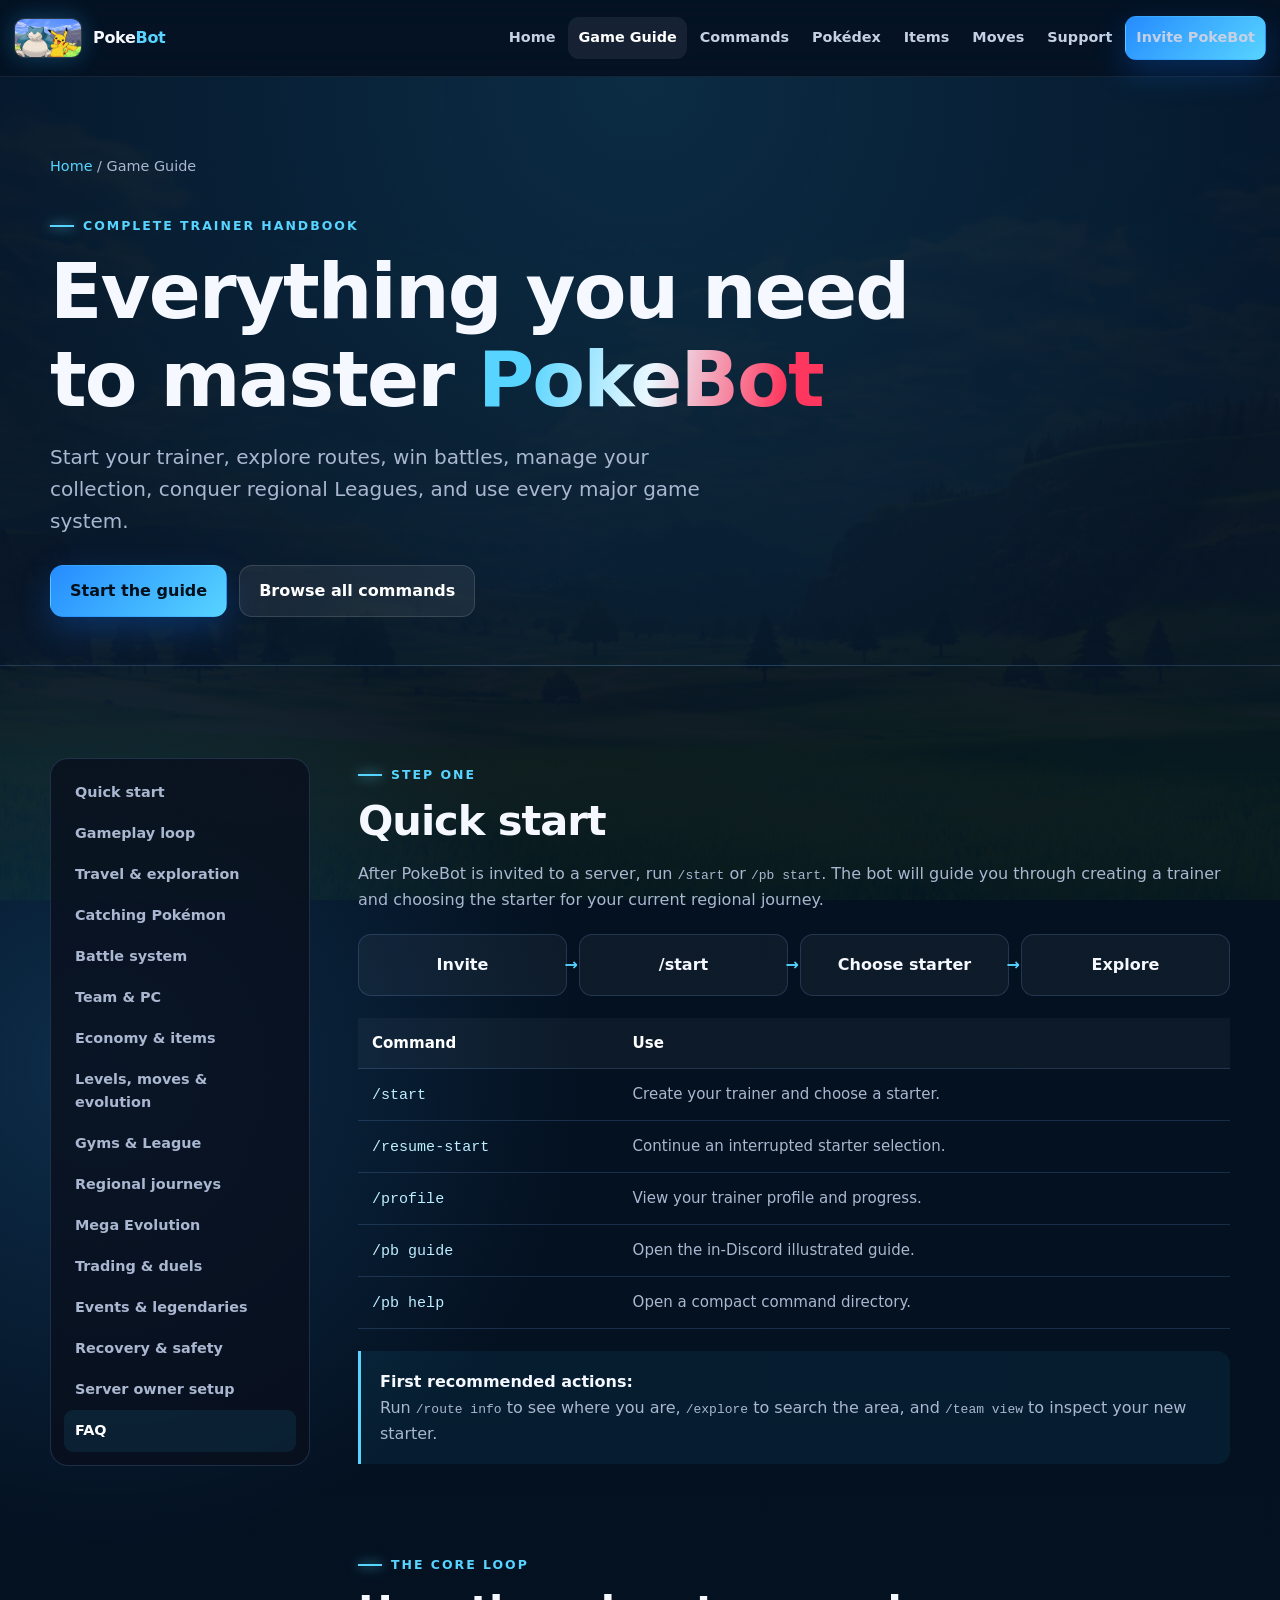
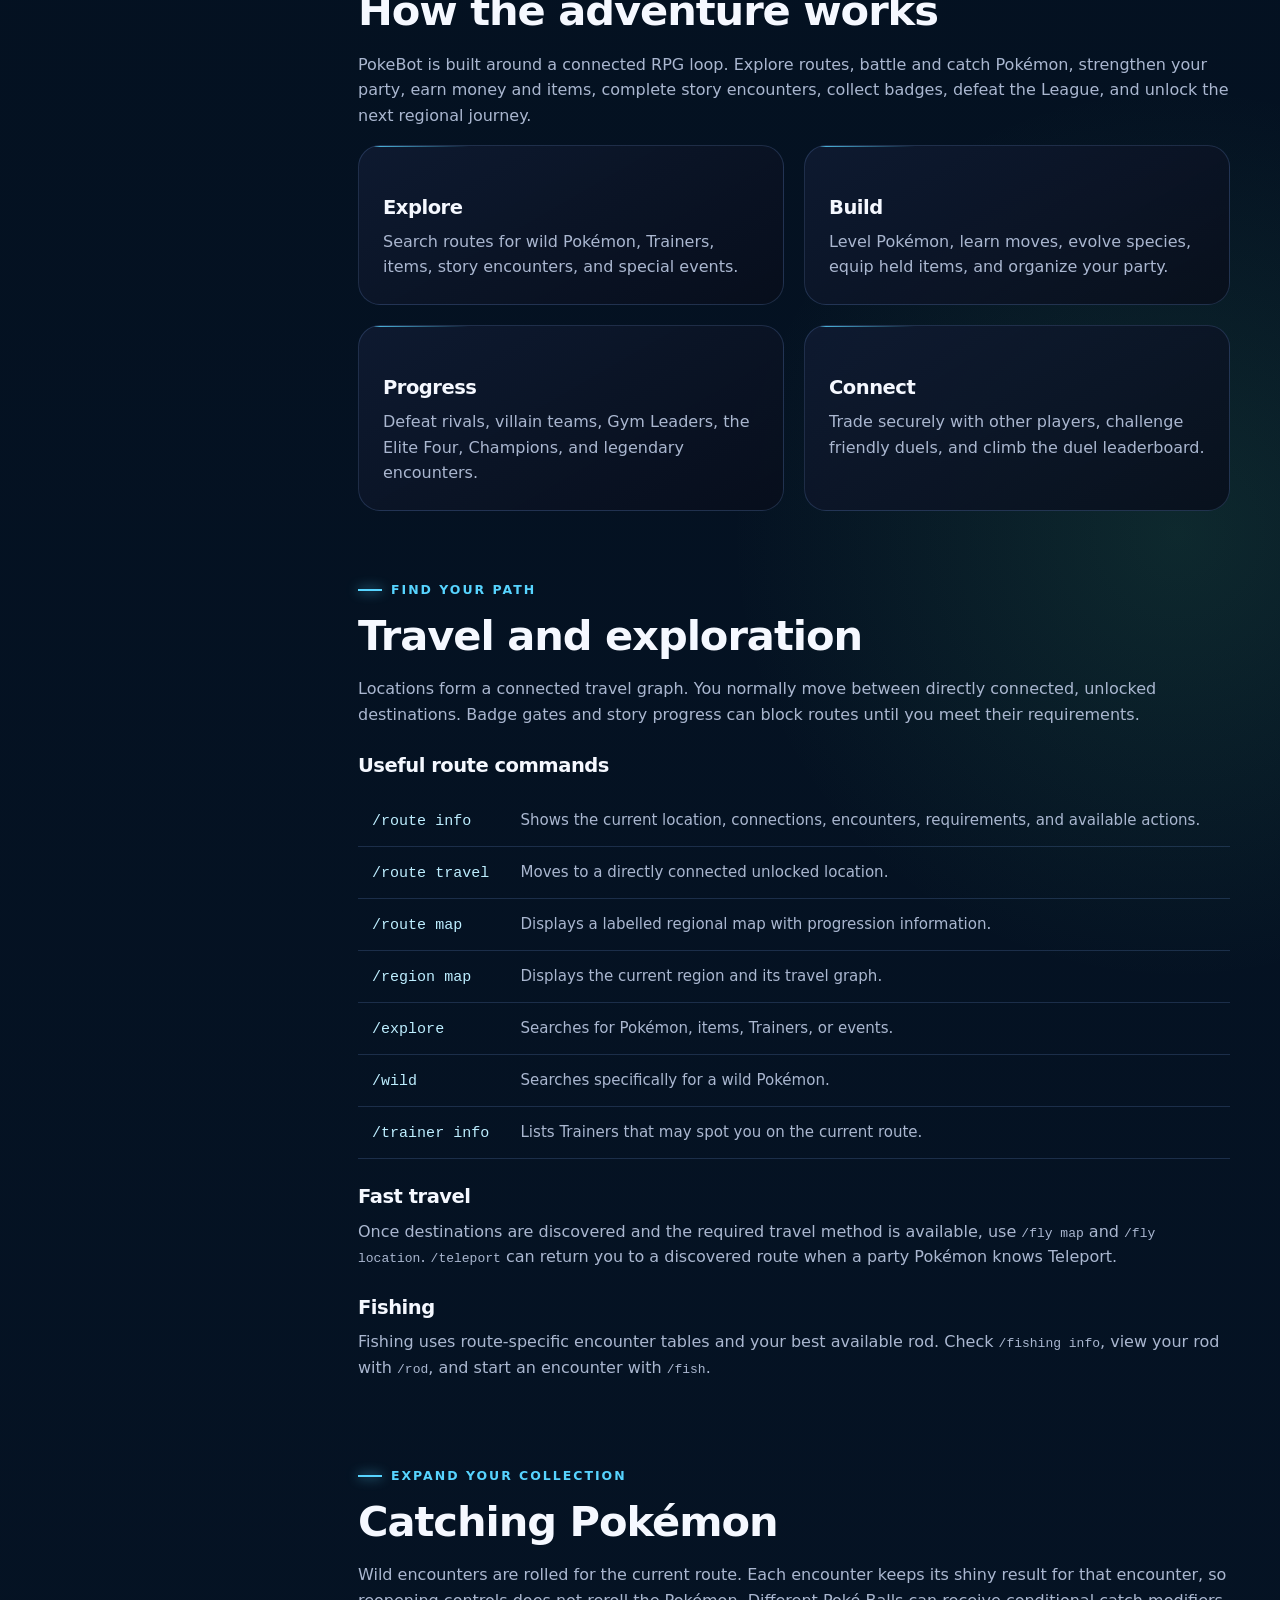
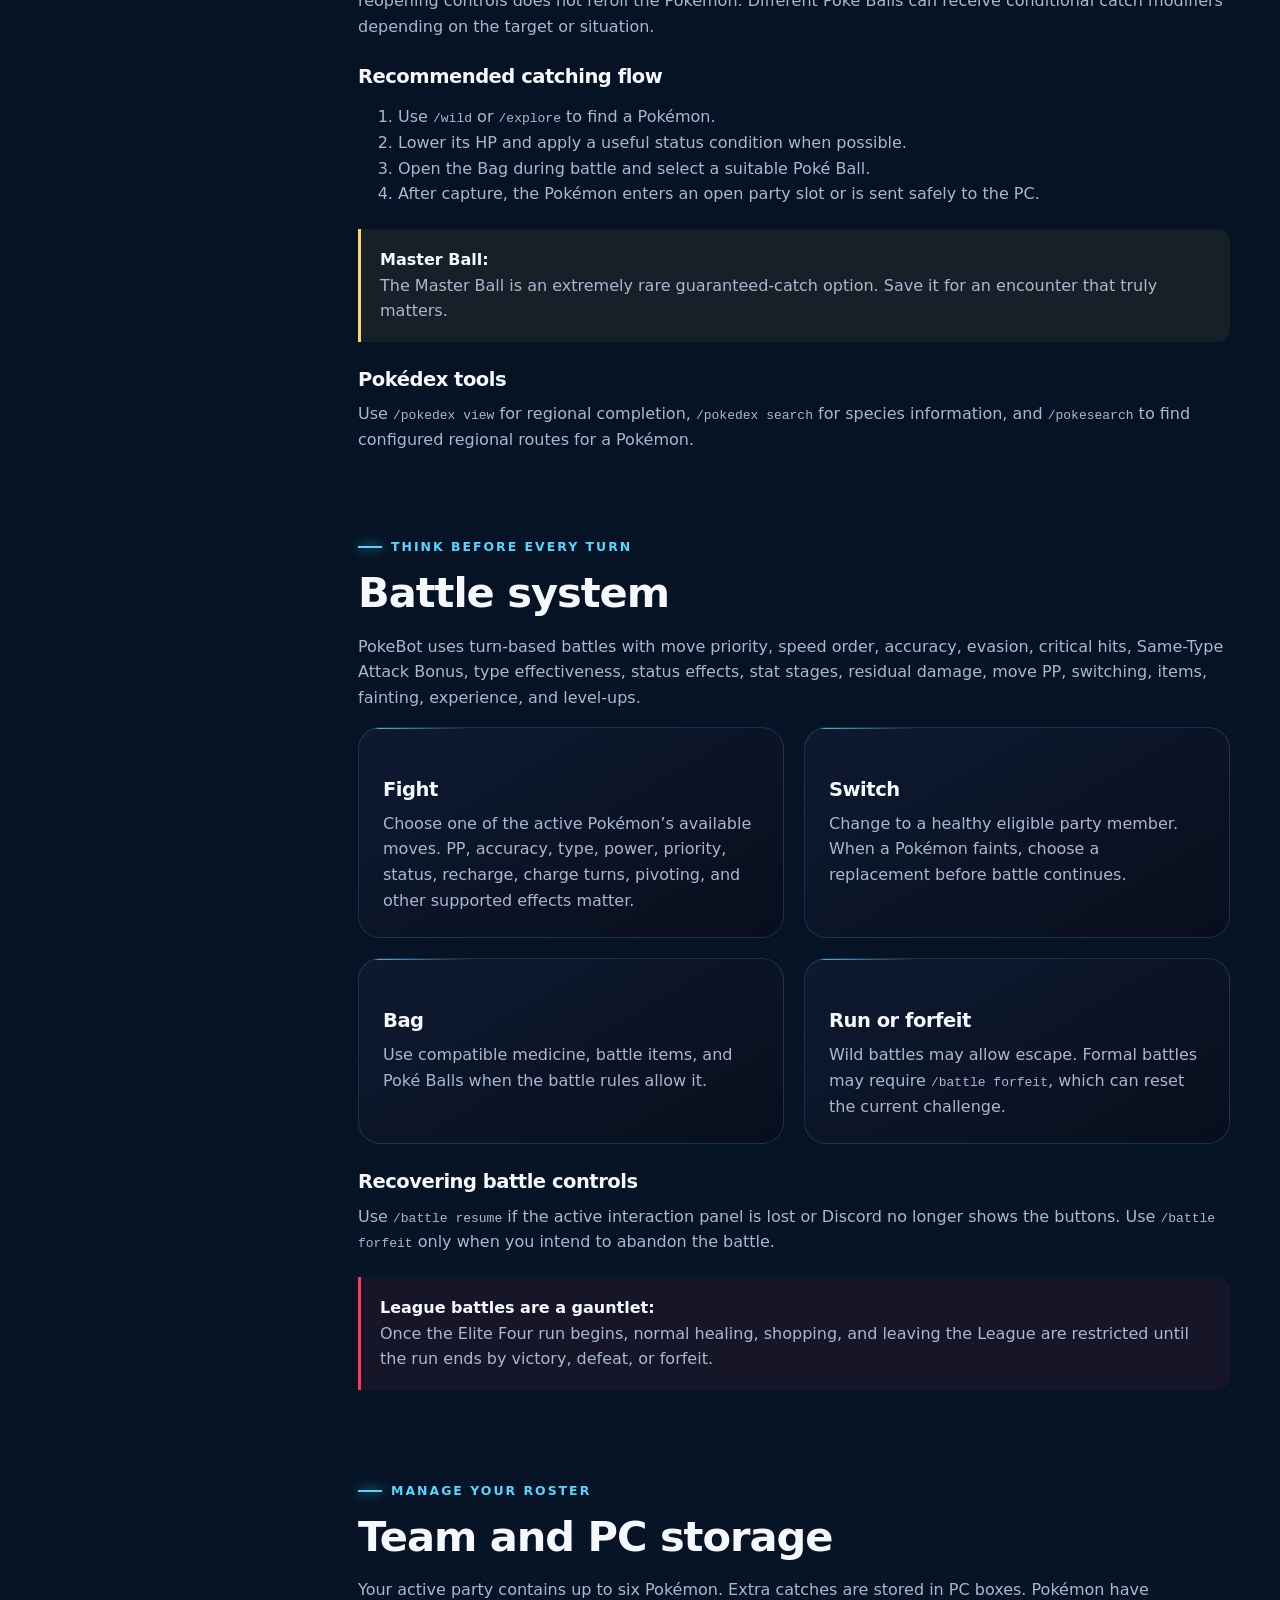
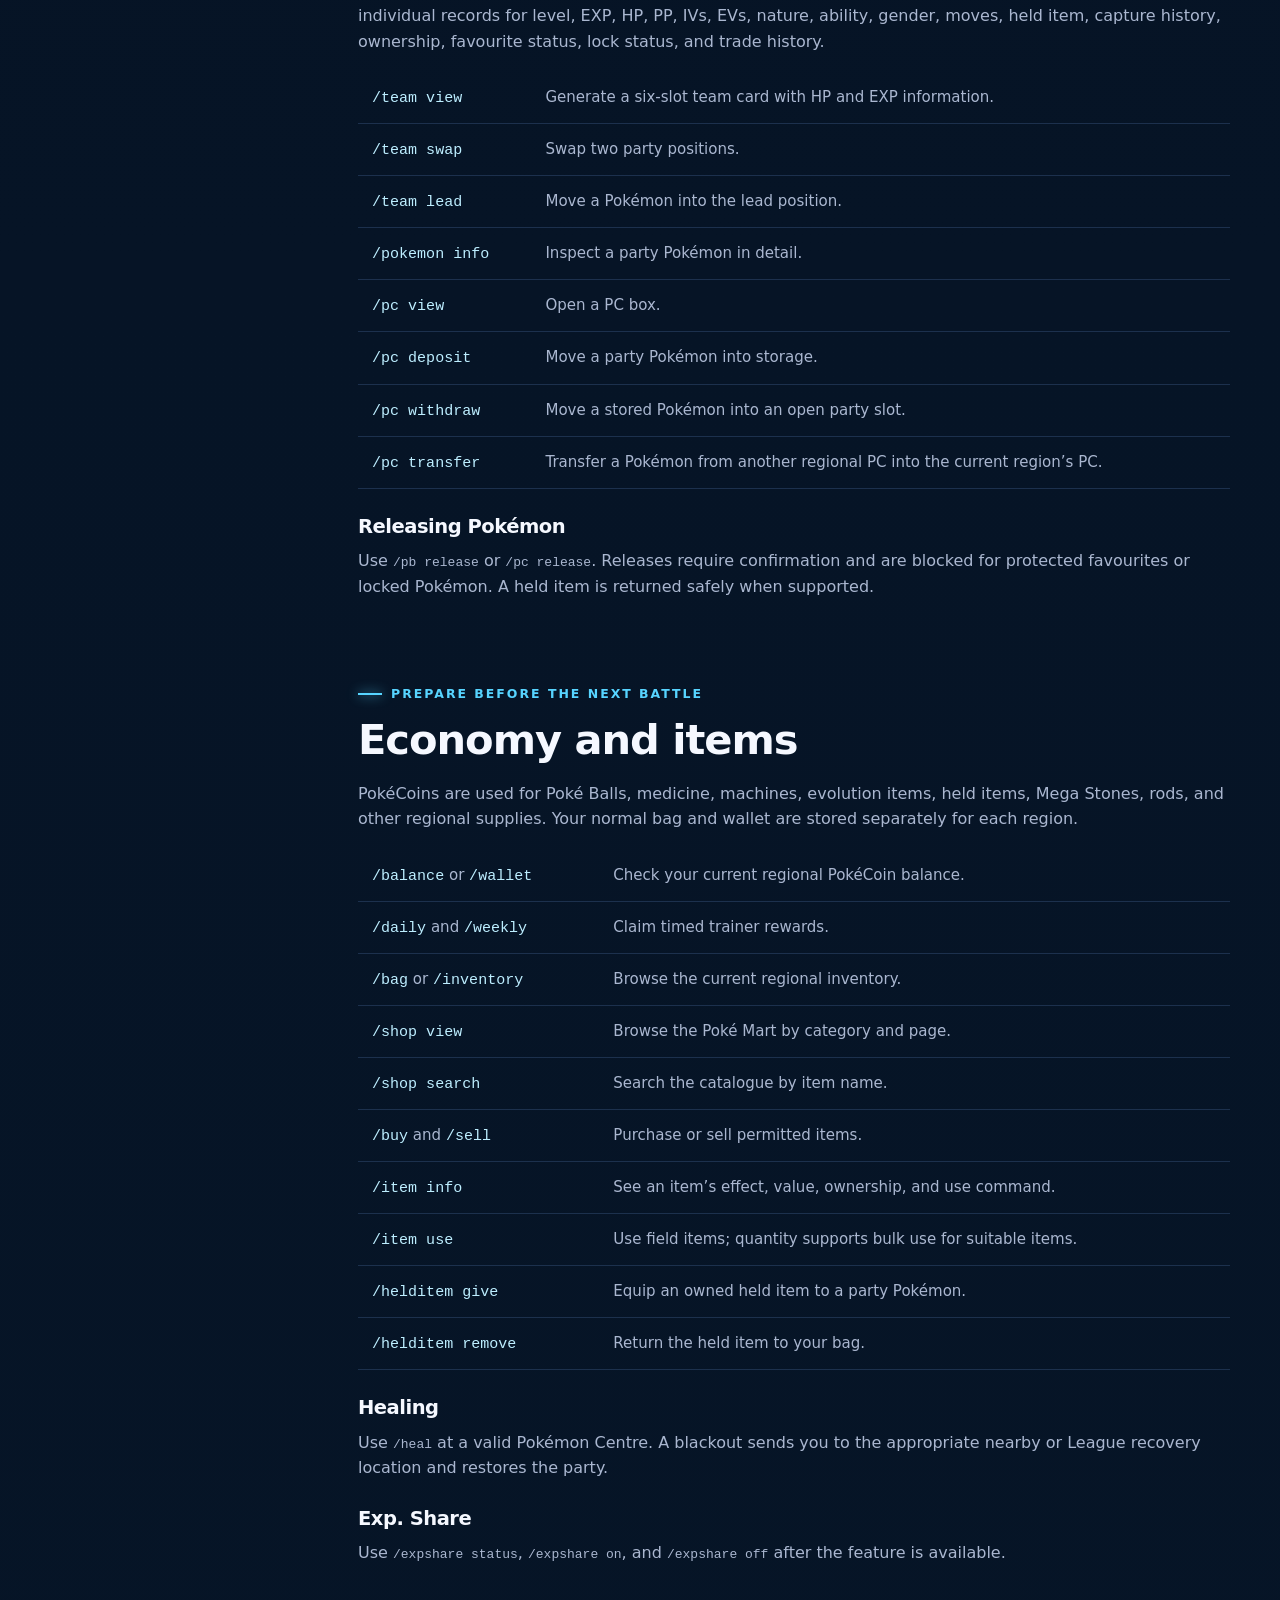
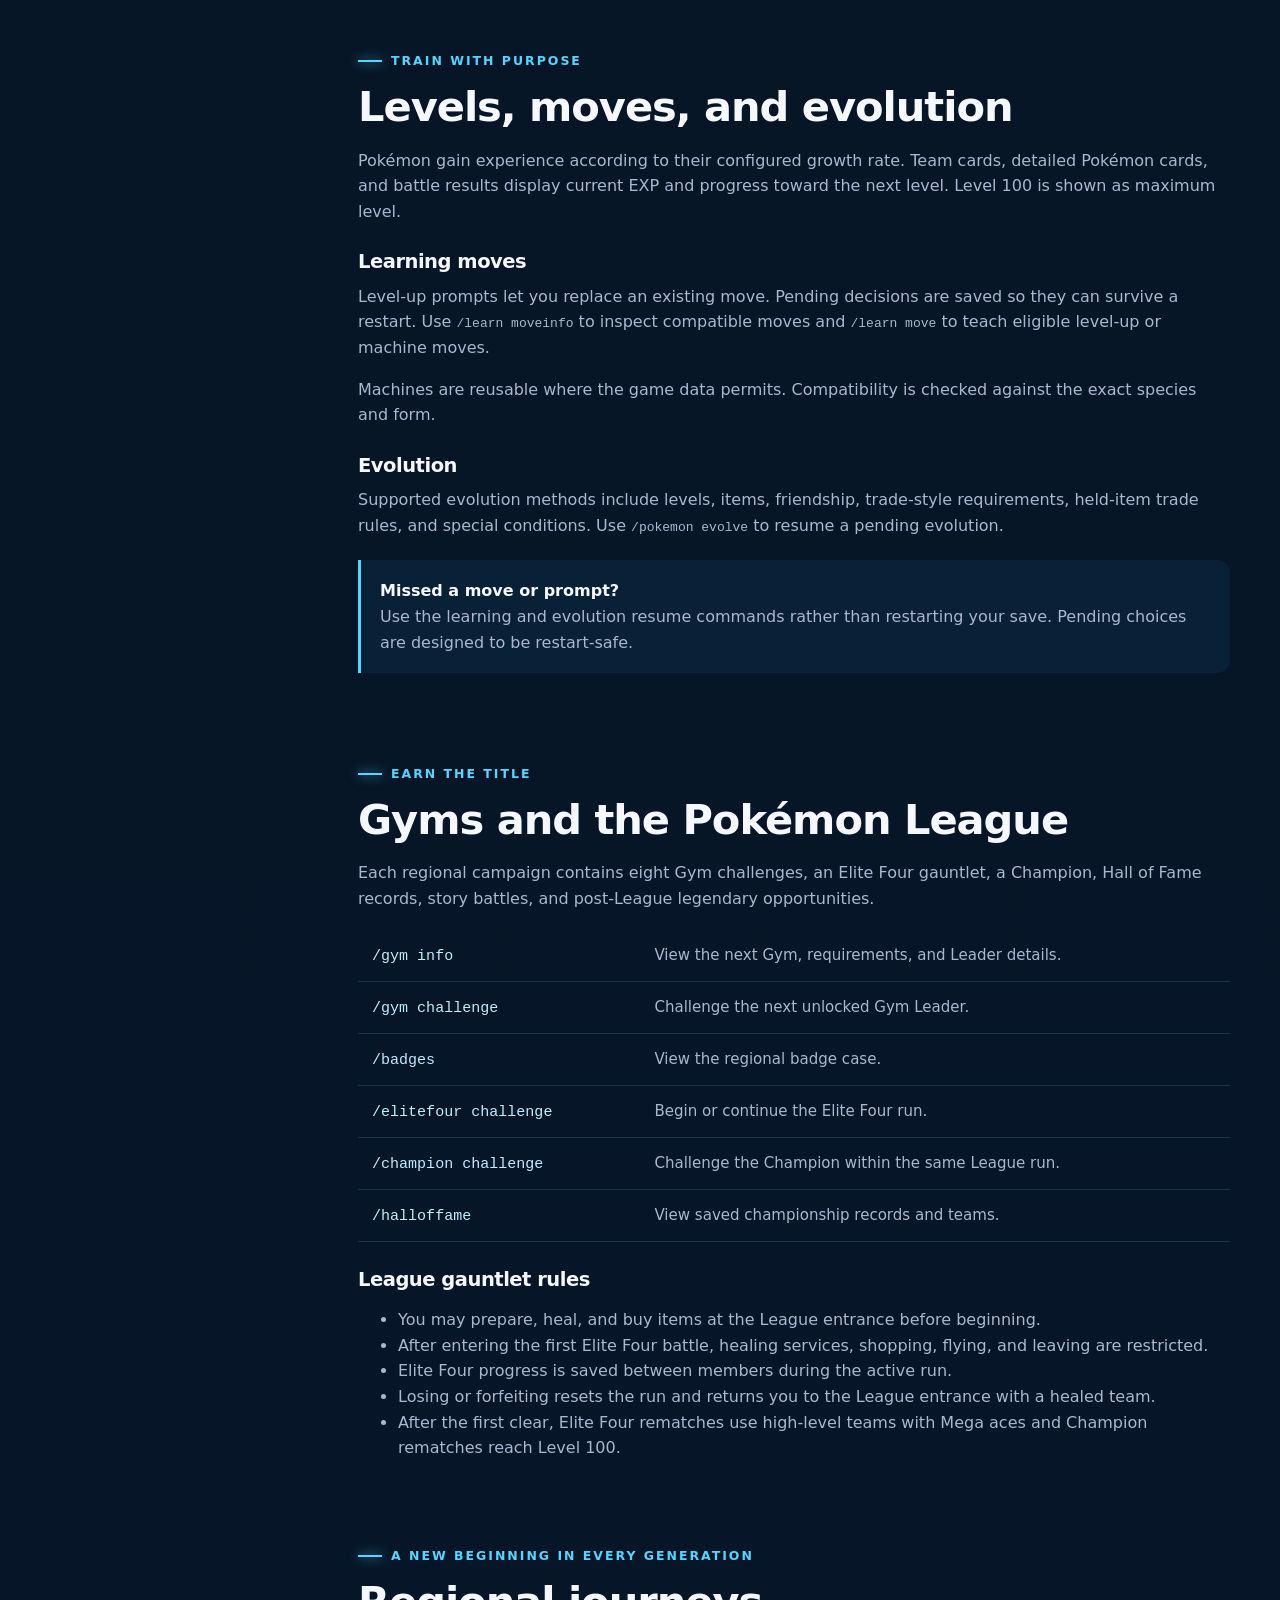
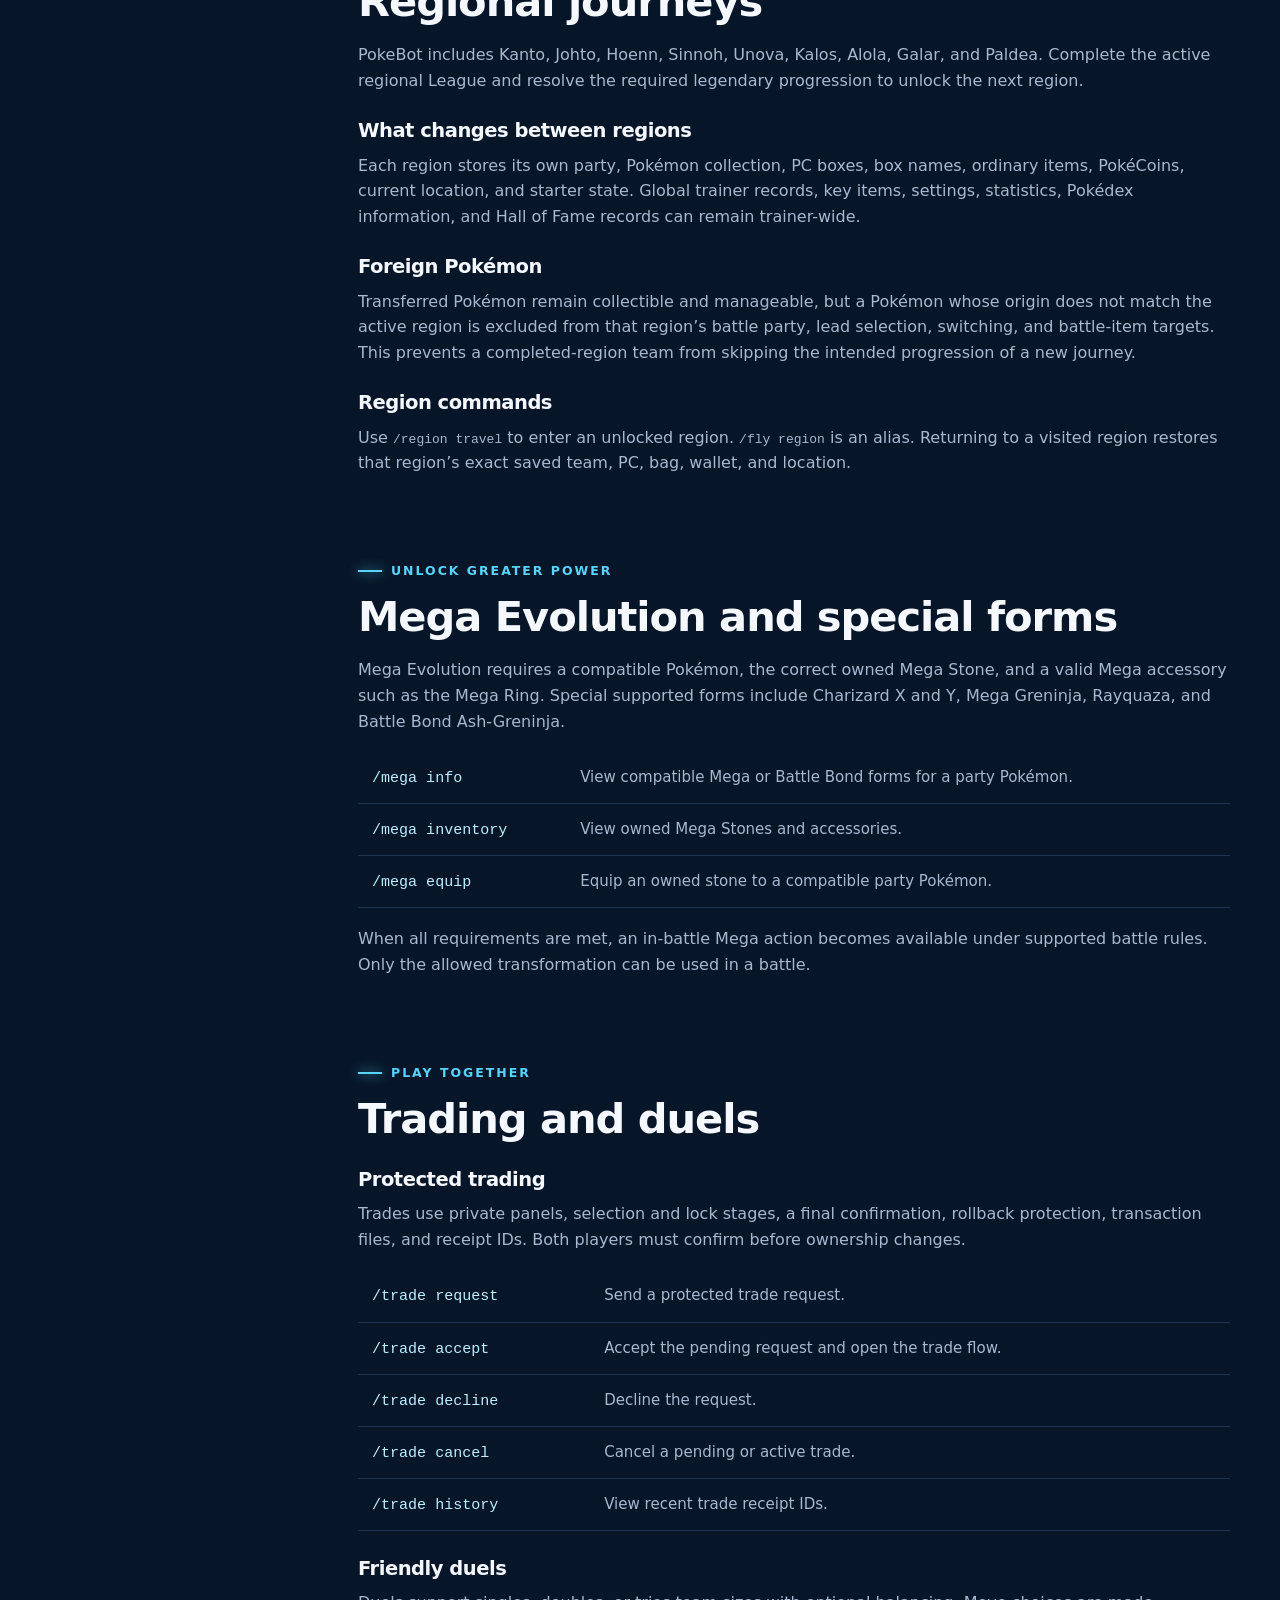
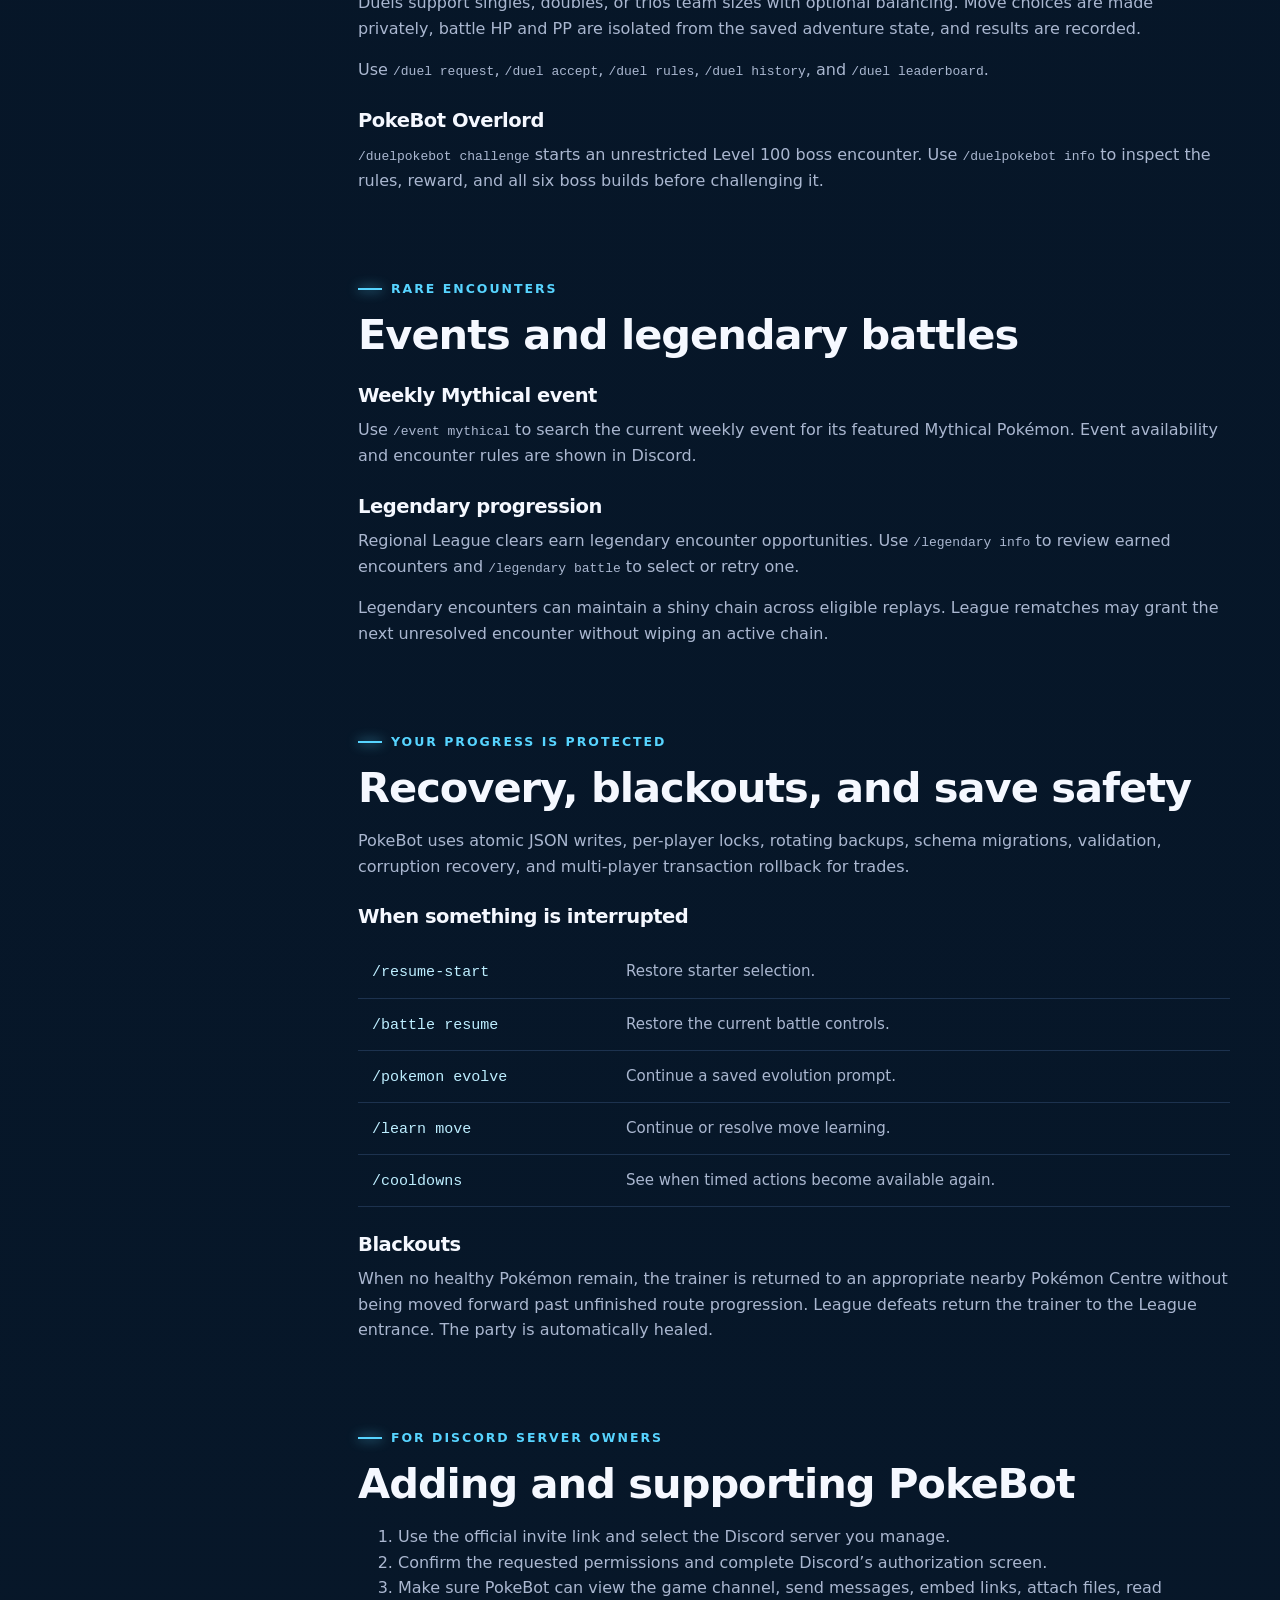
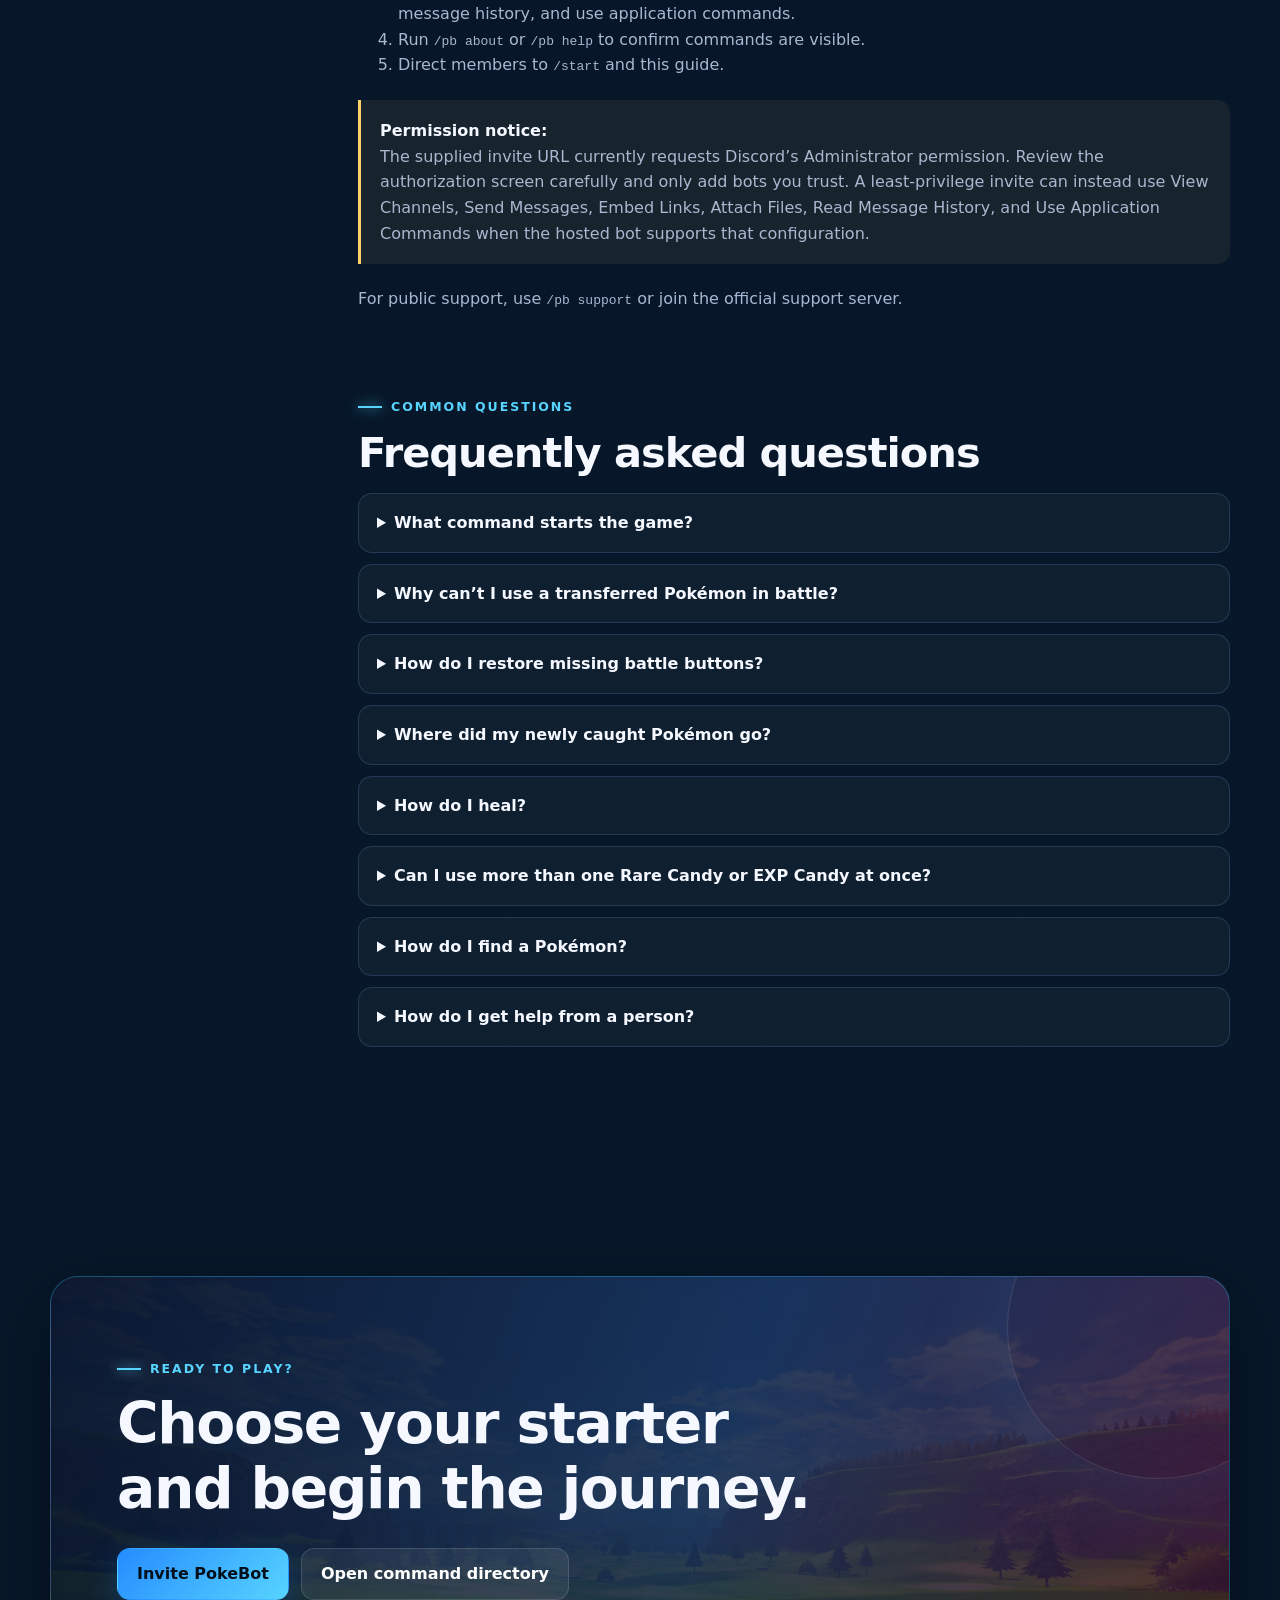
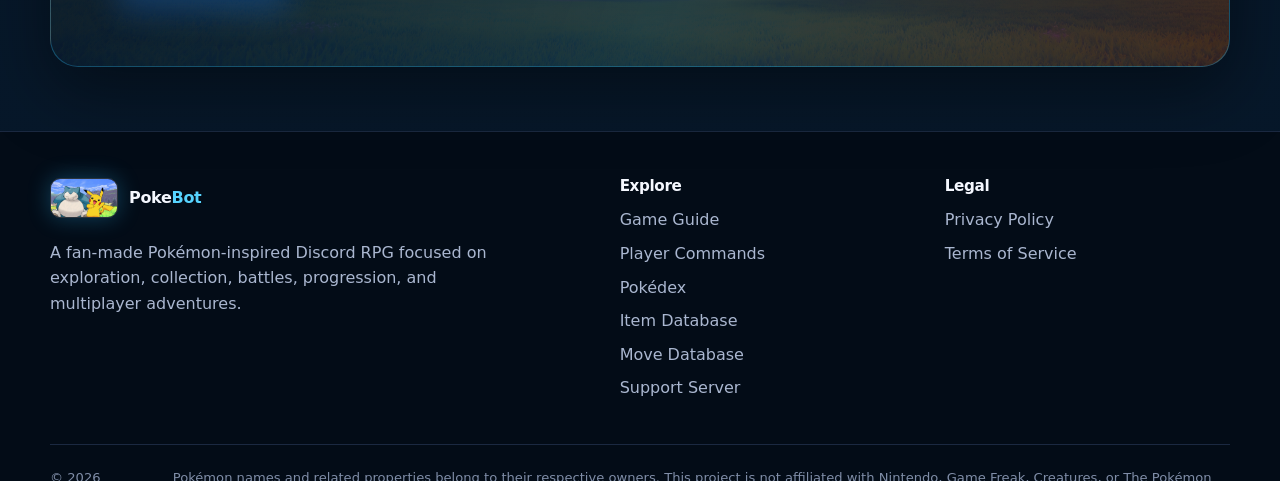
<file: guide.html>
<!doctype html>
<html lang="en">
<head>
  <meta charset="utf-8">
  <meta name="viewport" content="width=device-width, initial-scale=1">
  <meta name="theme-color" content="#050812">
  <meta name="description" content="Complete PokeBot game guide covering setup, exploration, catching, battles, teams, items, Gyms, trading, duels, Mega Evolution, events, and regions.">
  <title>PokeBot Game Guide</title>
  <link rel="icon" href="assets/images/favicon.png">
  <link rel="stylesheet" href="assets/css/styles.css">
</head>
<body>
<a class="skip-link" href="#main">Skip to content</a>
<header class="site-header">
  <div class="container nav-wrap">
    <a class="brand" href="index.html" aria-label="PokeBot home"><img src="assets/images/icon.png" alt="PokeBot icon"><span>Poke<em>Bot</em></span></a>
    <button class="nav-toggle" type="button" aria-expanded="false" aria-label="Open navigation"><span></span><span></span><span></span></button>
    <nav class="nav-links" aria-label="Main navigation"><a href="index.html">Home</a><a href="guide.html" aria-current="page">Game Guide</a><a href="commands.html">Commands</a><a href="pokedex.html">Pokédex</a><a href="items.html">Items</a><a href="moves.html">Moves</a><a href="https://discord.gg/b6aeYMbhjT" target="_blank" rel="noreferrer">Support</a><a class="btn btn-primary btn-small" href="https://discord.com/oauth2/authorize?client_id=1525079752610811924&amp;permissions=8&amp;integration_type=0&amp;scope=bot" target="_blank" rel="noreferrer">Invite PokeBot</a></nav>
  </div>
</header>

<main id="main">
  <section class="page-hero">
    <div class="container">
      <div class="breadcrumb"><a href="index.html">Home</a> / Game Guide</div>
      <p class="eyebrow">Complete trainer handbook</p>
      <h1>Everything you need to master <span class="gradient-text">PokeBot</span></h1>
      <p class="lead">Start your trainer, explore routes, win battles, manage your collection, conquer regional Leagues, and use every major game system.</p>
      <div class="button-row"><a class="btn btn-primary" href="#quick-start">Start the guide</a><a class="btn btn-secondary" href="commands.html">Browse all commands</a></div>
    </div>
  </section>

  <section class="section">
    <div class="container guide-layout">
      <nav class="guide-nav" aria-label="Guide sections">
        <a href="#quick-start">Quick start</a>
        <a href="#gameplay-loop">Gameplay loop</a>
        <a href="#travel">Travel & exploration</a>
        <a href="#catching">Catching Pokémon</a>
        <a href="#battles">Battle system</a>
        <a href="#team-pc">Team & PC</a>
        <a href="#items">Economy & items</a>
        <a href="#growth">Levels, moves & evolution</a>
        <a href="#league">Gyms & League</a>
        <a href="#regions">Regional journeys</a>
        <a href="#mega">Mega Evolution</a>
        <a href="#multiplayer">Trading & duels</a>
        <a href="#events">Events & legendaries</a>
        <a href="#recovery">Recovery & safety</a>
        <a href="#server-owners">Server owner setup</a>
        <a href="#faq">FAQ</a>
      </nav>

      <div class="guide-content">
        <section id="quick-start">
          <p class="eyebrow">Step one</p>
          <h2>Quick start</h2>
          <p>After PokeBot is invited to a server, run <code>/start</code> or <code>/pb start</code>. The bot will guide you through creating a trainer and choosing the starter for your current regional journey.</p>
          <div class="flow">
            <div class="flow-item">Invite</div><div class="flow-item">/start</div><div class="flow-item">Choose starter</div><div class="flow-item">Explore</div>
          </div>
          <table class="command-table">
            <thead><tr><th>Command</th><th>Use</th></tr></thead>
            <tbody>
              <tr><td><code>/start</code></td><td>Create your trainer and choose a starter.</td></tr>
              <tr><td><code>/resume-start</code></td><td>Continue an interrupted starter selection.</td></tr>
              <tr><td><code>/profile</code></td><td>View your trainer profile and progress.</td></tr>
              <tr><td><code>/pb guide</code></td><td>Open the in-Discord illustrated guide.</td></tr>
              <tr><td><code>/pb help</code></td><td>Open a compact command directory.</td></tr>
            </tbody>
          </table>
          <div class="info-box"><strong>First recommended actions:</strong><p>Run <code>/route info</code> to see where you are, <code>/explore</code> to search the area, and <code>/team view</code> to inspect your new starter.</p></div>
        </section>

        <section id="gameplay-loop">
          <p class="eyebrow">The core loop</p>
          <h2>How the adventure works</h2>
          <p>PokeBot is built around a connected RPG loop. Explore routes, battle and catch Pokémon, strengthen your party, earn money and items, complete story encounters, collect badges, defeat the League, and unlock the next regional journey.</p>
          <div class="grid grid-2">
            <article class="card"><h3>Explore</h3><p>Search routes for wild Pokémon, Trainers, items, story encounters, and special events.</p></article>
            <article class="card"><h3>Build</h3><p>Level Pokémon, learn moves, evolve species, equip held items, and organize your party.</p></article>
            <article class="card"><h3>Progress</h3><p>Defeat rivals, villain teams, Gym Leaders, the Elite Four, Champions, and legendary encounters.</p></article>
            <article class="card"><h3>Connect</h3><p>Trade securely with other players, challenge friendly duels, and climb the duel leaderboard.</p></article>
          </div>
        </section>

        <section id="travel">
          <p class="eyebrow">Find your path</p>
          <h2>Travel and exploration</h2>
          <p>Locations form a connected travel graph. You normally move between directly connected, unlocked destinations. Badge gates and story progress can block routes until you meet their requirements.</p>
          <h3>Useful route commands</h3>
          <table class="command-table">
            <tbody>
              <tr><td><code>/route info</code></td><td>Shows the current location, connections, encounters, requirements, and available actions.</td></tr>
              <tr><td><code>/route travel</code></td><td>Moves to a directly connected unlocked location.</td></tr>
              <tr><td><code>/route map</code></td><td>Displays a labelled regional map with progression information.</td></tr>
              <tr><td><code>/region map</code></td><td>Displays the current region and its travel graph.</td></tr>
              <tr><td><code>/explore</code></td><td>Searches for Pokémon, items, Trainers, or events.</td></tr>
              <tr><td><code>/wild</code></td><td>Searches specifically for a wild Pokémon.</td></tr>
              <tr><td><code>/trainer info</code></td><td>Lists Trainers that may spot you on the current route.</td></tr>
            </tbody>
          </table>
          <h3>Fast travel</h3>
          <p>Once destinations are discovered and the required travel method is available, use <code>/fly map</code> and <code>/fly location</code>. <code>/teleport</code> can return you to a discovered route when a party Pokémon knows Teleport.</p>
          <h3>Fishing</h3>
          <p>Fishing uses route-specific encounter tables and your best available rod. Check <code>/fishing info</code>, view your rod with <code>/rod</code>, and start an encounter with <code>/fish</code>.</p>
        </section>

        <section id="catching">
          <p class="eyebrow">Expand your collection</p>
          <h2>Catching Pokémon</h2>
          <p>Wild encounters are rolled for the current route. Each encounter keeps its shiny result for that encounter, so reopening controls does not reroll the Pokémon. Different Poké Balls can receive conditional catch modifiers depending on the target or situation.</p>
          <h3>Recommended catching flow</h3>
          <ol class="muted">
            <li>Use <code>/wild</code> or <code>/explore</code> to find a Pokémon.</li>
            <li>Lower its HP and apply a useful status condition when possible.</li>
            <li>Open the Bag during battle and select a suitable Poké Ball.</li>
            <li>After capture, the Pokémon enters an open party slot or is sent safely to the PC.</li>
          </ol>
          <div class="info-box warning"><strong>Master Ball:</strong><p>The Master Ball is an extremely rare guaranteed-catch option. Save it for an encounter that truly matters.</p></div>
          <h3>Pokédex tools</h3>
          <p>Use <code>/pokedex view</code> for regional completion, <code>/pokedex search</code> for species information, and <code>/pokesearch</code> to find configured regional routes for a Pokémon.</p>
        </section>

        <section id="battles">
          <p class="eyebrow">Think before every turn</p>
          <h2>Battle system</h2>
          <p>PokeBot uses turn-based battles with move priority, speed order, accuracy, evasion, critical hits, Same-Type Attack Bonus, type effectiveness, status effects, stat stages, residual damage, move PP, switching, items, fainting, experience, and level-ups.</p>
          <div class="grid grid-2">
            <article class="card"><h3>Fight</h3><p>Choose one of the active Pokémon’s available moves. PP, accuracy, type, power, priority, status, recharge, charge turns, pivoting, and other supported effects matter.</p></article>
            <article class="card"><h3>Switch</h3><p>Change to a healthy eligible party member. When a Pokémon faints, choose a replacement before battle continues.</p></article>
            <article class="card"><h3>Bag</h3><p>Use compatible medicine, battle items, and Poké Balls when the battle rules allow it.</p></article>
            <article class="card"><h3>Run or forfeit</h3><p>Wild battles may allow escape. Formal battles may require <code>/battle forfeit</code>, which can reset the current challenge.</p></article>
          </div>
          <h3>Recovering battle controls</h3>
          <p>Use <code>/battle resume</code> if the active interaction panel is lost or Discord no longer shows the buttons. Use <code>/battle forfeit</code> only when you intend to abandon the battle.</p>
          <div class="info-box danger"><strong>League battles are a gauntlet:</strong><p>Once the Elite Four run begins, normal healing, shopping, and leaving the League are restricted until the run ends by victory, defeat, or forfeit.</p></div>
        </section>

        <section id="team-pc">
          <p class="eyebrow">Manage your roster</p>
          <h2>Team and PC storage</h2>
          <p>Your active party contains up to six Pokémon. Extra catches are stored in PC boxes. Pokémon have individual records for level, EXP, HP, PP, IVs, EVs, nature, ability, gender, moves, held item, capture history, ownership, favourite status, lock status, and trade history.</p>
          <table class="command-table">
            <tbody>
              <tr><td><code>/team view</code></td><td>Generate a six-slot team card with HP and EXP information.</td></tr>
              <tr><td><code>/team swap</code></td><td>Swap two party positions.</td></tr>
              <tr><td><code>/team lead</code></td><td>Move a Pokémon into the lead position.</td></tr>
              <tr><td><code>/pokemon info</code></td><td>Inspect a party Pokémon in detail.</td></tr>
              <tr><td><code>/pc view</code></td><td>Open a PC box.</td></tr>
              <tr><td><code>/pc deposit</code></td><td>Move a party Pokémon into storage.</td></tr>
              <tr><td><code>/pc withdraw</code></td><td>Move a stored Pokémon into an open party slot.</td></tr>
              <tr><td><code>/pc transfer</code></td><td>Transfer a Pokémon from another regional PC into the current region’s PC.</td></tr>
            </tbody>
          </table>
          <h3>Releasing Pokémon</h3>
          <p>Use <code>/pb release</code> or <code>/pc release</code>. Releases require confirmation and are blocked for protected favourites or locked Pokémon. A held item is returned safely when supported.</p>
        </section>

        <section id="items">
          <p class="eyebrow">Prepare before the next battle</p>
          <h2>Economy and items</h2>
          <p>PokéCoins are used for Poké Balls, medicine, machines, evolution items, held items, Mega Stones, rods, and other regional supplies. Your normal bag and wallet are stored separately for each region.</p>
          <table class="command-table">
            <tbody>
              <tr><td><code>/balance</code> or <code>/wallet</code></td><td>Check your current regional PokéCoin balance.</td></tr>
              <tr><td><code>/daily</code> and <code>/weekly</code></td><td>Claim timed trainer rewards.</td></tr>
              <tr><td><code>/bag</code> or <code>/inventory</code></td><td>Browse the current regional inventory.</td></tr>
              <tr><td><code>/shop view</code></td><td>Browse the Poké Mart by category and page.</td></tr>
              <tr><td><code>/shop search</code></td><td>Search the catalogue by item name.</td></tr>
              <tr><td><code>/buy</code> and <code>/sell</code></td><td>Purchase or sell permitted items.</td></tr>
              <tr><td><code>/item info</code></td><td>See an item’s effect, value, ownership, and use command.</td></tr>
              <tr><td><code>/item use</code></td><td>Use field items; quantity supports bulk use for suitable items.</td></tr>
              <tr><td><code>/helditem give</code></td><td>Equip an owned held item to a party Pokémon.</td></tr>
              <tr><td><code>/helditem remove</code></td><td>Return the held item to your bag.</td></tr>
            </tbody>
          </table>
          <h3>Healing</h3>
          <p>Use <code>/heal</code> at a valid Pokémon Centre. A blackout sends you to the appropriate nearby or League recovery location and restores the party.</p>
          <h3>Exp. Share</h3>
          <p>Use <code>/expshare status</code>, <code>/expshare on</code>, and <code>/expshare off</code> after the feature is available.</p>
        </section>

        <section id="growth">
          <p class="eyebrow">Train with purpose</p>
          <h2>Levels, moves, and evolution</h2>
          <p>Pokémon gain experience according to their configured growth rate. Team cards, detailed Pokémon cards, and battle results display current EXP and progress toward the next level. Level 100 is shown as maximum level.</p>
          <h3>Learning moves</h3>
          <p>Level-up prompts let you replace an existing move. Pending decisions are saved so they can survive a restart. Use <code>/learn moveinfo</code> to inspect compatible moves and <code>/learn move</code> to teach eligible level-up or machine moves.</p>
          <p>Machines are reusable where the game data permits. Compatibility is checked against the exact species and form.</p>
          <h3>Evolution</h3>
          <p>Supported evolution methods include levels, items, friendship, trade-style requirements, held-item trade rules, and special conditions. Use <code>/pokemon evolve</code> to resume a pending evolution.</p>
          <div class="info-box"><strong>Missed a move or prompt?</strong><p>Use the learning and evolution resume commands rather than restarting your save. Pending choices are designed to be restart-safe.</p></div>
        </section>

        <section id="league">
          <p class="eyebrow">Earn the title</p>
          <h2>Gyms and the Pokémon League</h2>
          <p>Each regional campaign contains eight Gym challenges, an Elite Four gauntlet, a Champion, Hall of Fame records, story battles, and post-League legendary opportunities.</p>
          <table class="command-table">
            <tbody>
              <tr><td><code>/gym info</code></td><td>View the next Gym, requirements, and Leader details.</td></tr>
              <tr><td><code>/gym challenge</code></td><td>Challenge the next unlocked Gym Leader.</td></tr>
              <tr><td><code>/badges</code></td><td>View the regional badge case.</td></tr>
              <tr><td><code>/elitefour challenge</code></td><td>Begin or continue the Elite Four run.</td></tr>
              <tr><td><code>/champion challenge</code></td><td>Challenge the Champion within the same League run.</td></tr>
              <tr><td><code>/halloffame</code></td><td>View saved championship records and teams.</td></tr>
            </tbody>
          </table>
          <h3>League gauntlet rules</h3>
          <ul class="muted">
            <li>You may prepare, heal, and buy items at the League entrance before beginning.</li>
            <li>After entering the first Elite Four battle, healing services, shopping, flying, and leaving are restricted.</li>
            <li>Elite Four progress is saved between members during the active run.</li>
            <li>Losing or forfeiting resets the run and returns you to the League entrance with a healed team.</li>
            <li>After the first clear, Elite Four rematches use high-level teams with Mega aces and Champion rematches reach Level 100.</li>
          </ul>
        </section>

        <section id="regions">
          <p class="eyebrow">A new beginning in every generation</p>
          <h2>Regional journeys</h2>
          <p>PokeBot includes Kanto, Johto, Hoenn, Sinnoh, Unova, Kalos, Alola, Galar, and Paldea. Complete the active regional League and resolve the required legendary progression to unlock the next region.</p>
          <h3>What changes between regions</h3>
          <p>Each region stores its own party, Pokémon collection, PC boxes, box names, ordinary items, PokéCoins, current location, and starter state. Global trainer records, key items, settings, statistics, Pokédex information, and Hall of Fame records can remain trainer-wide.</p>
          <h3>Foreign Pokémon</h3>
          <p>Transferred Pokémon remain collectible and manageable, but a Pokémon whose origin does not match the active region is excluded from that region’s battle party, lead selection, switching, and battle-item targets. This prevents a completed-region team from skipping the intended progression of a new journey.</p>
          <h3>Region commands</h3>
          <p>Use <code>/region travel</code> to enter an unlocked region. <code>/fly region</code> is an alias. Returning to a visited region restores that region’s exact saved team, PC, bag, wallet, and location.</p>
        </section>

        <section id="mega">
          <p class="eyebrow">Unlock greater power</p>
          <h2>Mega Evolution and special forms</h2>
          <p>Mega Evolution requires a compatible Pokémon, the correct owned Mega Stone, and a valid Mega accessory such as the Mega Ring. Special supported forms include Charizard X and Y, Mega Greninja, Rayquaza, and Battle Bond Ash-Greninja.</p>
          <table class="command-table">
            <tbody>
              <tr><td><code>/mega info</code></td><td>View compatible Mega or Battle Bond forms for a party Pokémon.</td></tr>
              <tr><td><code>/mega inventory</code></td><td>View owned Mega Stones and accessories.</td></tr>
              <tr><td><code>/mega equip</code></td><td>Equip an owned stone to a compatible party Pokémon.</td></tr>
            </tbody>
          </table>
          <p>When all requirements are met, an in-battle Mega action becomes available under supported battle rules. Only the allowed transformation can be used in a battle.</p>
        </section>

        <section id="multiplayer">
          <p class="eyebrow">Play together</p>
          <h2>Trading and duels</h2>
          <h3>Protected trading</h3>
          <p>Trades use private panels, selection and lock stages, a final confirmation, rollback protection, transaction files, and receipt IDs. Both players must confirm before ownership changes.</p>
          <table class="command-table">
            <tbody>
              <tr><td><code>/trade request</code></td><td>Send a protected trade request.</td></tr>
              <tr><td><code>/trade accept</code></td><td>Accept the pending request and open the trade flow.</td></tr>
              <tr><td><code>/trade decline</code></td><td>Decline the request.</td></tr>
              <tr><td><code>/trade cancel</code></td><td>Cancel a pending or active trade.</td></tr>
              <tr><td><code>/trade history</code></td><td>View recent trade receipt IDs.</td></tr>
            </tbody>
          </table>
          <h3>Friendly duels</h3>
          <p>Duels support singles, doubles, or trios team sizes with optional balancing. Move choices are made privately, battle HP and PP are isolated from the saved adventure state, and results are recorded.</p>
          <p>Use <code>/duel request</code>, <code>/duel accept</code>, <code>/duel rules</code>, <code>/duel history</code>, and <code>/duel leaderboard</code>.</p>
          <h3>PokeBot Overlord</h3>
          <p><code>/duelpokebot challenge</code> starts an unrestricted Level 100 boss encounter. Use <code>/duelpokebot info</code> to inspect the rules, reward, and all six boss builds before challenging it.</p>
        </section>

        <section id="events">
          <p class="eyebrow">Rare encounters</p>
          <h2>Events and legendary battles</h2>
          <h3>Weekly Mythical event</h3>
          <p>Use <code>/event mythical</code> to search the current weekly event for its featured Mythical Pokémon. Event availability and encounter rules are shown in Discord.</p>
          <h3>Legendary progression</h3>
          <p>Regional League clears earn legendary encounter opportunities. Use <code>/legendary info</code> to review earned encounters and <code>/legendary battle</code> to select or retry one.</p>
          <p>Legendary encounters can maintain a shiny chain across eligible replays. League rematches may grant the next unresolved encounter without wiping an active chain.</p>
        </section>

        <section id="recovery">
          <p class="eyebrow">Your progress is protected</p>
          <h2>Recovery, blackouts, and save safety</h2>
          <p>PokeBot uses atomic JSON writes, per-player locks, rotating backups, schema migrations, validation, corruption recovery, and multi-player transaction rollback for trades.</p>
          <h3>When something is interrupted</h3>
          <table class="command-table">
            <tbody>
              <tr><td><code>/resume-start</code></td><td>Restore starter selection.</td></tr>
              <tr><td><code>/battle resume</code></td><td>Restore the current battle controls.</td></tr>
              <tr><td><code>/pokemon evolve</code></td><td>Continue a saved evolution prompt.</td></tr>
              <tr><td><code>/learn move</code></td><td>Continue or resolve move learning.</td></tr>
              <tr><td><code>/cooldowns</code></td><td>See when timed actions become available again.</td></tr>
            </tbody>
          </table>
          <h3>Blackouts</h3>
          <p>When no healthy Pokémon remain, the trainer is returned to an appropriate nearby Pokémon Centre without being moved forward past unfinished route progression. League defeats return the trainer to the League entrance. The party is automatically healed.</p>
        </section>

        <section id="server-owners">
          <p class="eyebrow">For Discord server owners</p>
          <h2>Adding and supporting PokeBot</h2>
          <ol class="muted">
            <li>Use the official invite link and select the Discord server you manage.</li>
            <li>Confirm the requested permissions and complete Discord’s authorization screen.</li>
            <li>Make sure PokeBot can view the game channel, send messages, embed links, attach files, read message history, and use application commands.</li>
            <li>Run <code>/pb about</code> or <code>/pb help</code> to confirm commands are visible.</li>
            <li>Direct members to <code>/start</code> and this guide.</li>
          </ol>
          <div class="info-box warning"><strong>Permission notice:</strong><p>The supplied invite URL currently requests Discord’s Administrator permission. Review the authorization screen carefully and only add bots you trust. A least-privilege invite can instead use View Channels, Send Messages, Embed Links, Attach Files, Read Message History, and Use Application Commands when the hosted bot supports that configuration.</p></div>
          <p>For public support, use <code>/pb support</code> or join the official support server.</p>
        </section>

        <section id="faq">
          <p class="eyebrow">Common questions</p>
          <h2>Frequently asked questions</h2>
          <details><summary>What command starts the game?</summary><p>Use <code>/start</code> or <code>/pb start</code>. Use <code>/resume-start</code> if the starter flow was interrupted.</p></details>
          <details><summary>Why can’t I use a transferred Pokémon in battle?</summary><p>Regional battle restrictions keep each journey balanced. A Pokémon from a different origin region remains collectible but is excluded from the active region’s battle system.</p></details>
          <details><summary>How do I restore missing battle buttons?</summary><p>Run <code>/battle resume</code>. The active battle must still exist in memory.</p></details>
          <details><summary>Where did my newly caught Pokémon go?</summary><p>If your party was full, it was placed into the current region’s PC. Use <code>/pc view</code>.</p></details>
          <details><summary>How do I heal?</summary><p>Travel to a valid town or League entrance with a Pokémon Centre and use <code>/heal</code>. During an active Elite Four gauntlet, normal healing services are locked.</p></details>
          <details><summary>Can I use more than one Rare Candy or EXP Candy at once?</summary><p>Yes. <code>/item use</code> supports a quantity option for suitable bulk-use field items, including supported candies and medicine.</p></details>
          <details><summary>How do I find a Pokémon?</summary><p>Use <code>/pokesearch</code> to see configured regional locations, then travel there and use <code>/wild</code> or <code>/explore</code>.</p></details>
          <details><summary>How do I get help from a person?</summary><p>Use <code>/pb support</code> or join the official PokeBot Discord support server.</p></details>
        </section>
      </div>
    </div>
  </section>

  <section class="section compact">
    <div class="container cta">
      <p class="eyebrow">Ready to play?</p>
      <h2>Choose your starter and begin the journey.</h2>
      <div class="button-row">
        <a class="btn btn-primary" href="https://discord.com/oauth2/authorize?client_id=1525079752610811924&amp;permissions=8&amp;integration_type=0&amp;scope=bot" target="_blank" rel="noreferrer">Invite PokeBot</a>
        <a class="btn btn-secondary" href="commands.html">Open command directory</a>
      </div>
    </div>
  </section>
</main>

<footer class="site-footer">
  <div class="container">
    <div class="footer-grid">
      <div class="footer-brand"><a class="brand" href="index.html"><img src="assets/images/icon.png" alt=""><span>Poke<em>Bot</em></span></a><p>A fan-made Pokémon-inspired Discord RPG focused on exploration, collection, battles, progression, and multiplayer adventures.</p></div>
      <div class="footer-links"><h3>Explore</h3><a href="guide.html">Game Guide</a><a href="commands.html">Player Commands</a><a href="pokedex.html">Pokédex</a><a href="items.html">Item Database</a><a href="moves.html">Move Database</a><a href="https://discord.gg/b6aeYMbhjT" target="_blank" rel="noreferrer">Support Server</a></div>
      <div class="footer-links"><h3>Legal</h3><a href="privacy.html">Privacy Policy</a><a href="terms.html">Terms of Service</a></div>
    </div>
    <div class="footer-bottom"><span>© <span data-year></span> PokeBot.</span><span>Pokémon names and related properties belong to their respective owners. This project is not affiliated with Nintendo, Game Freak, Creatures, or The Pokémon Company.</span></div>
  </div>
</footer>
<script src="assets/js/main.js"></script>
</body>
</html>
</file>
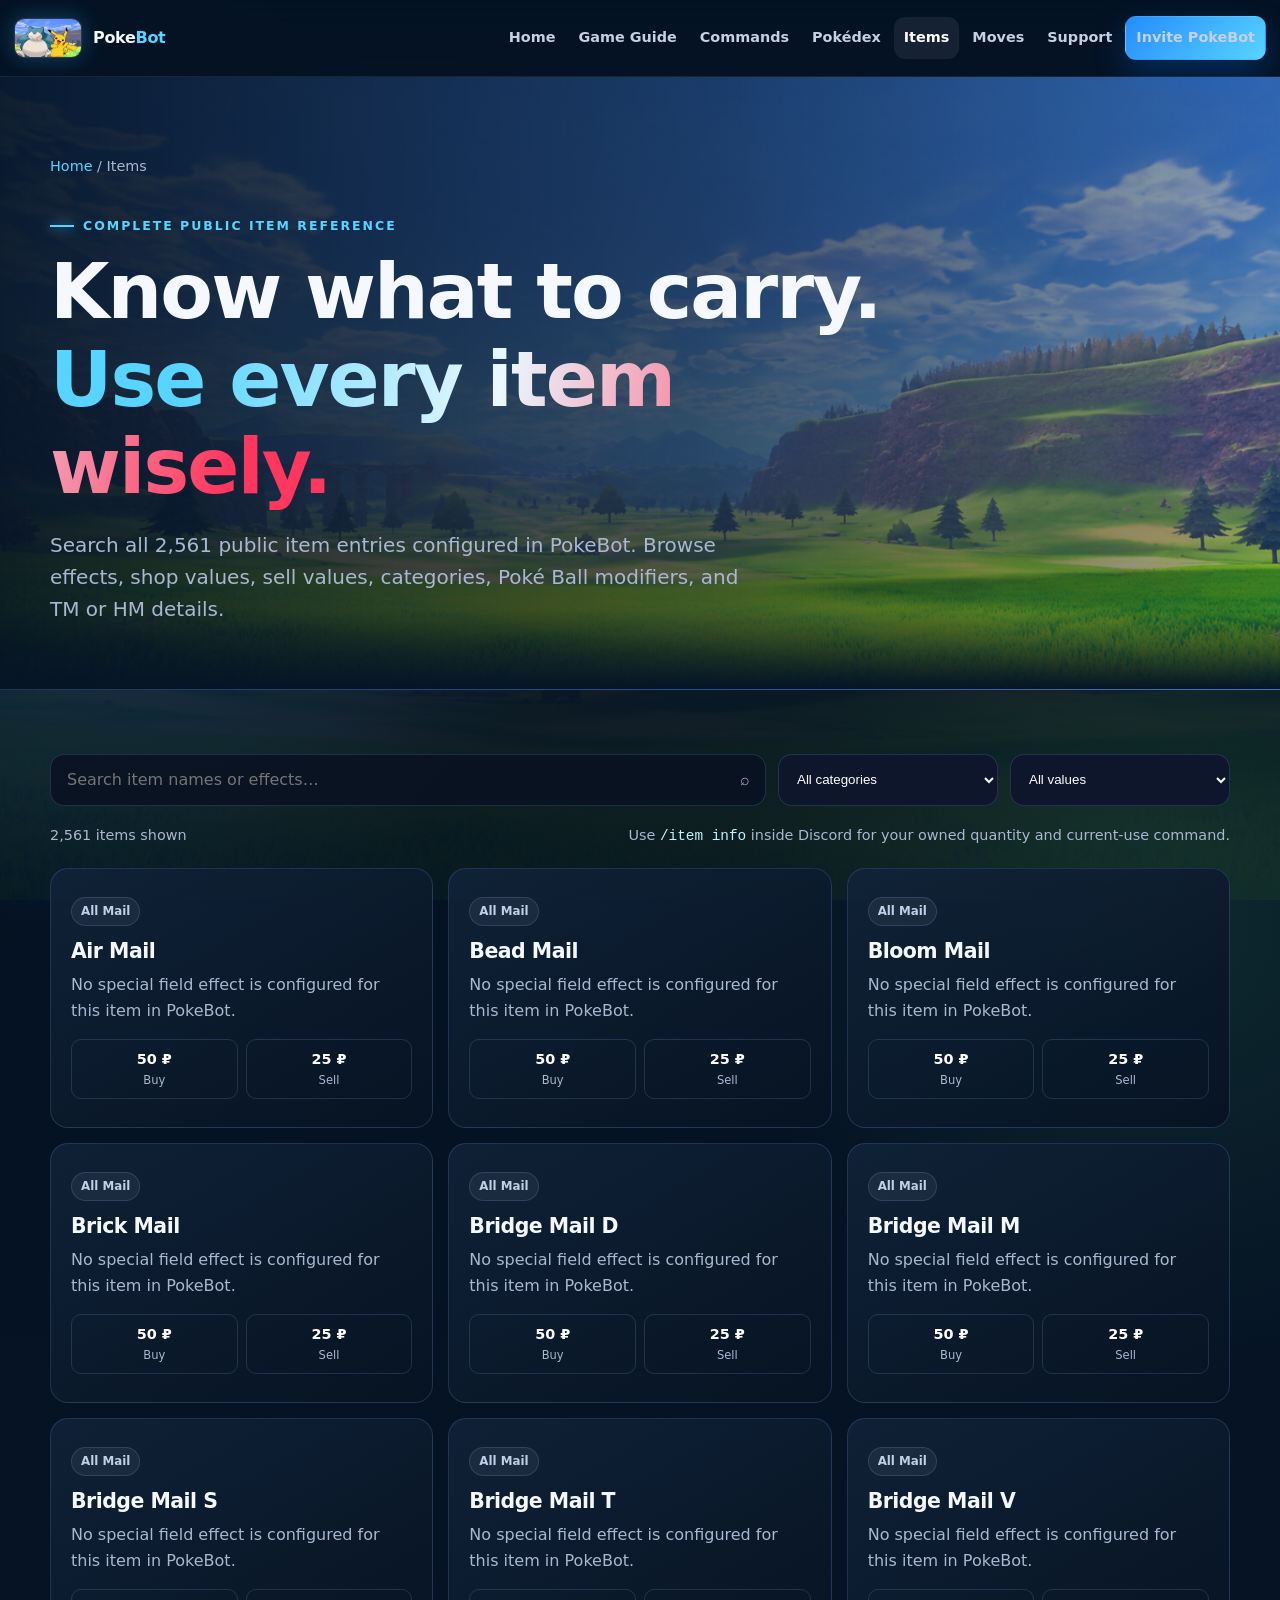
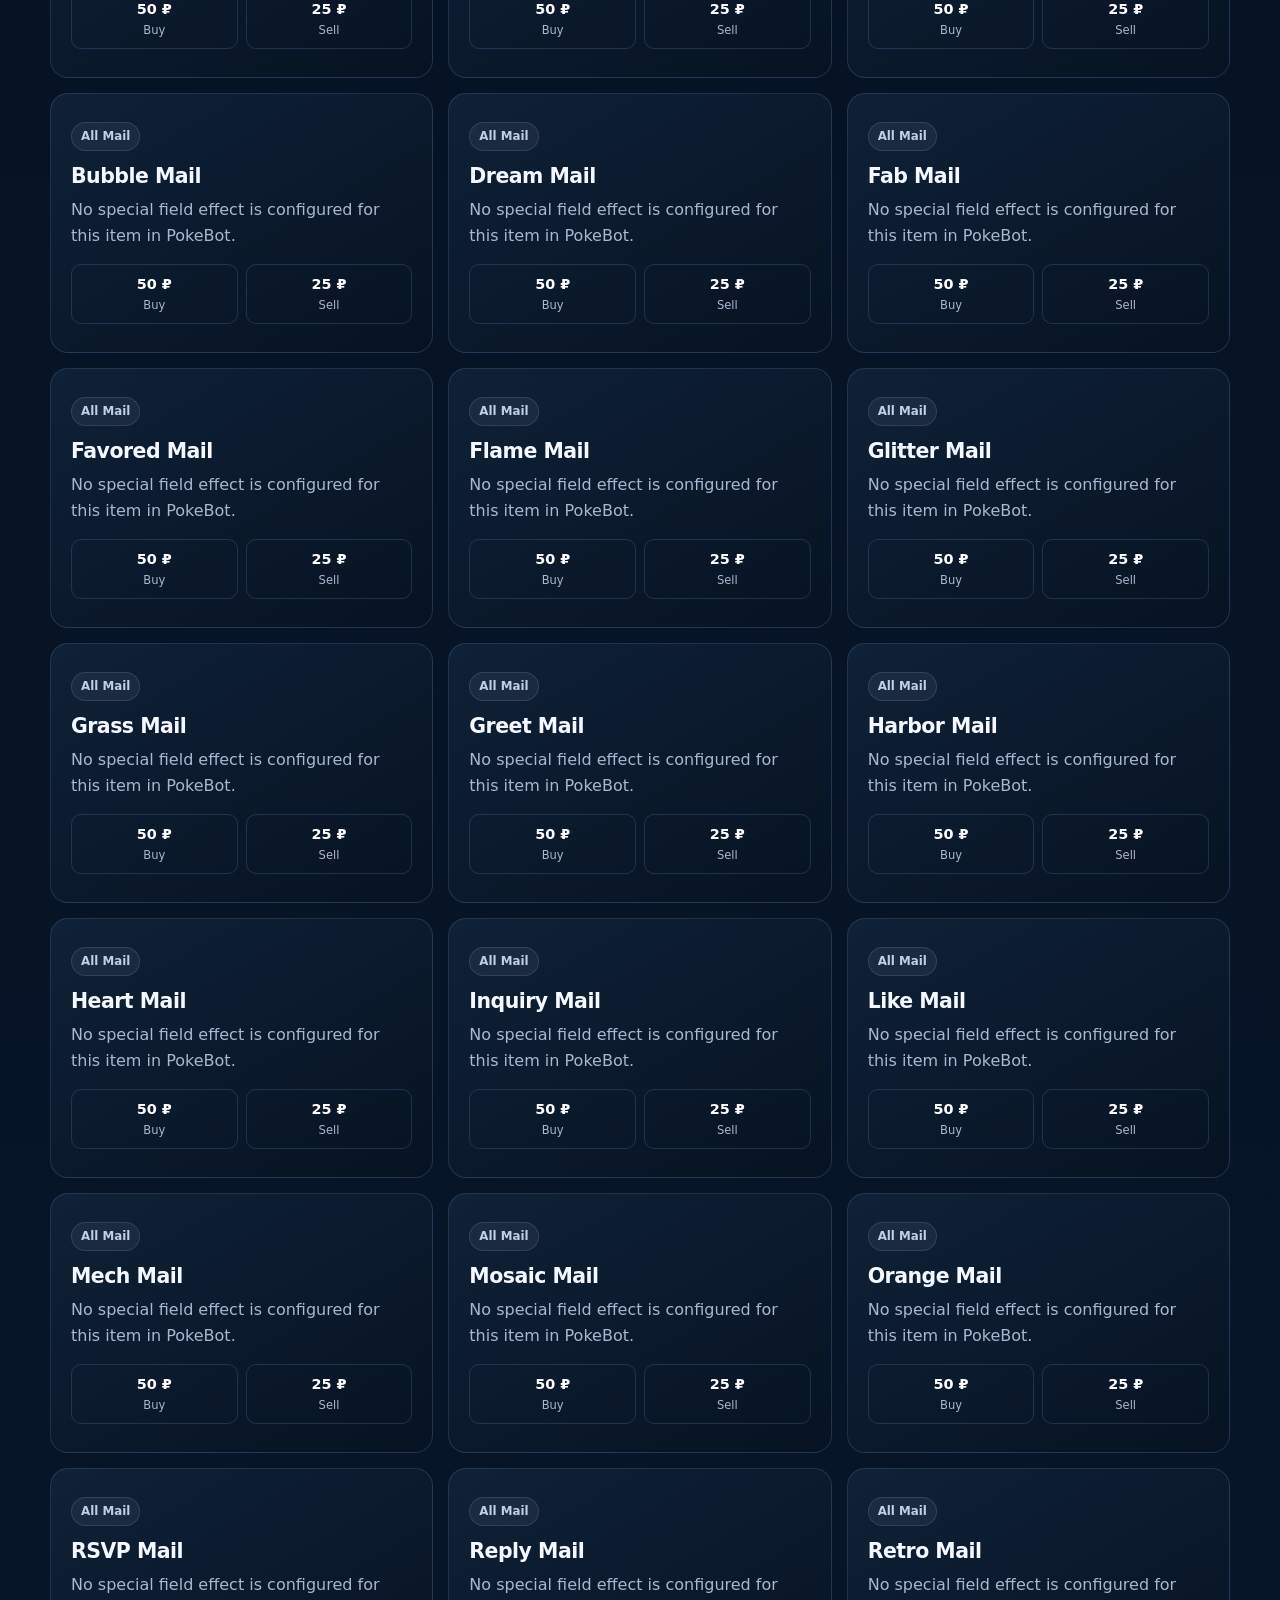
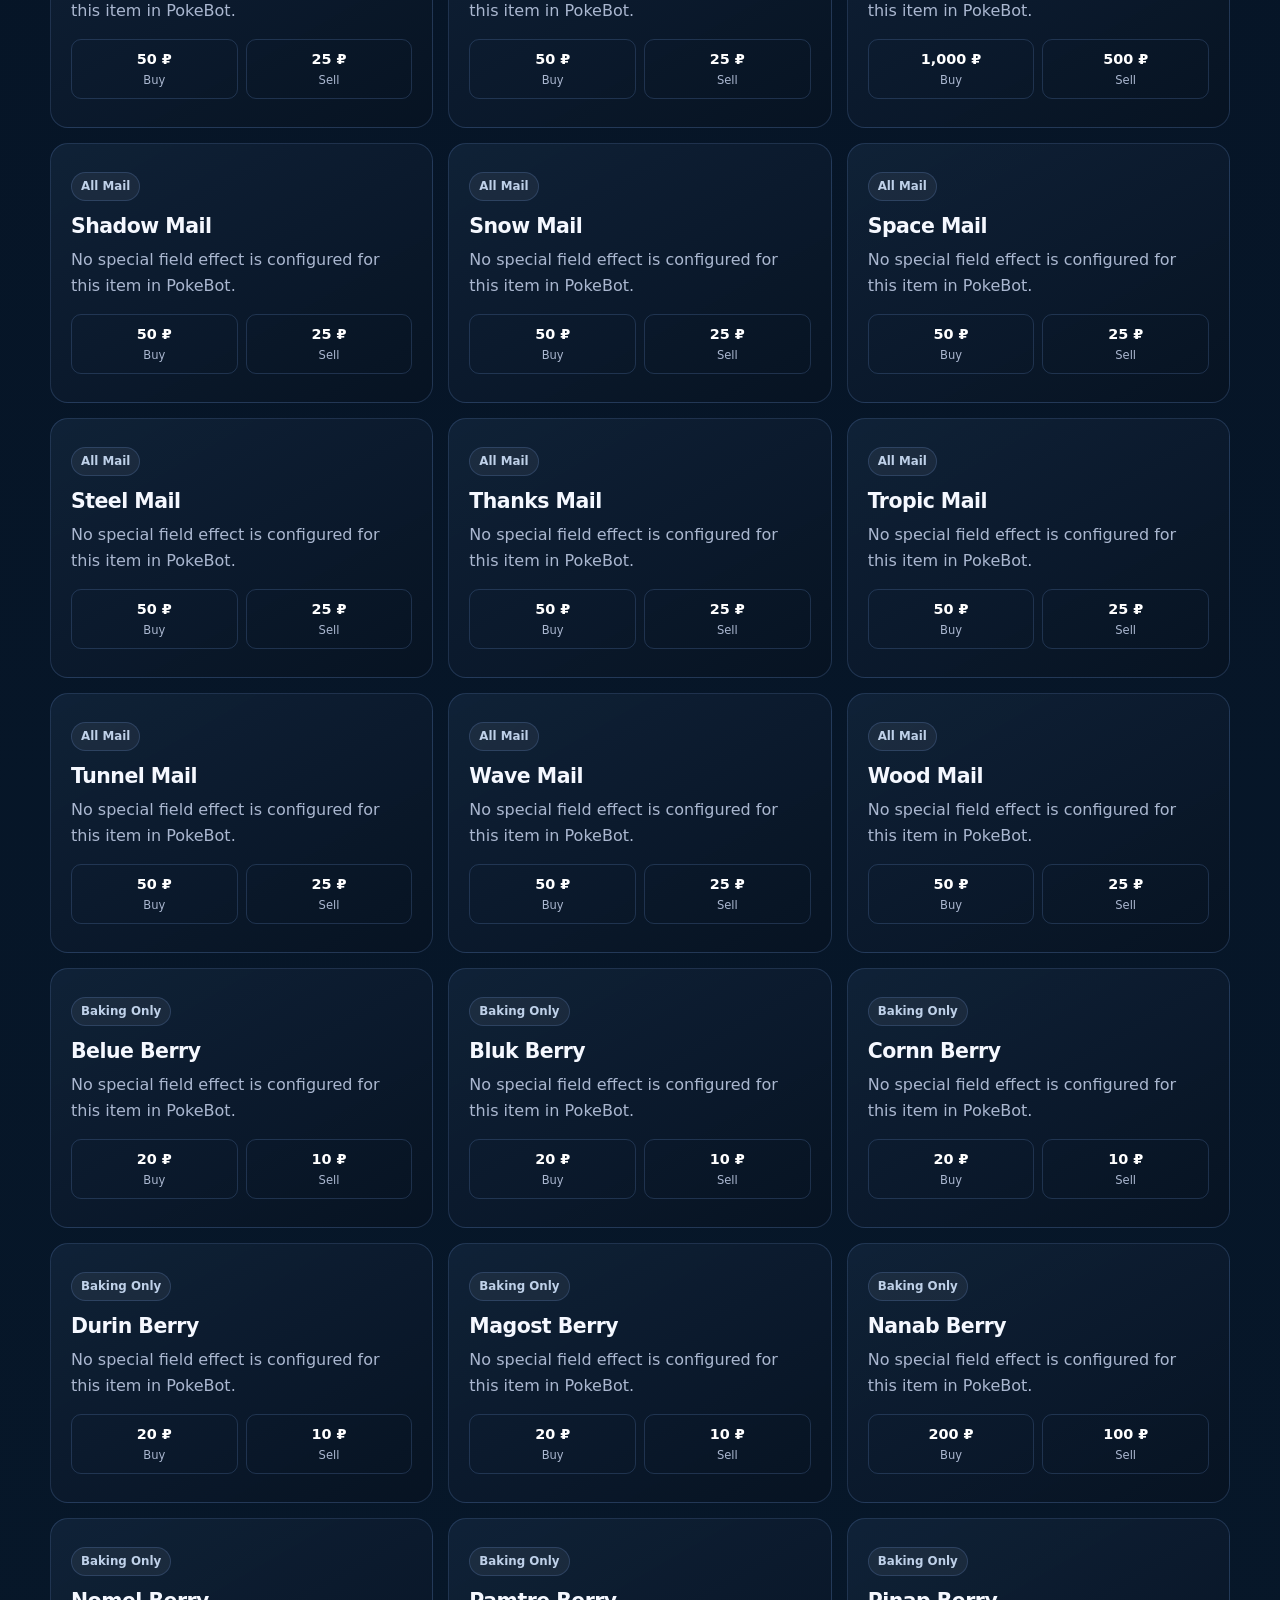
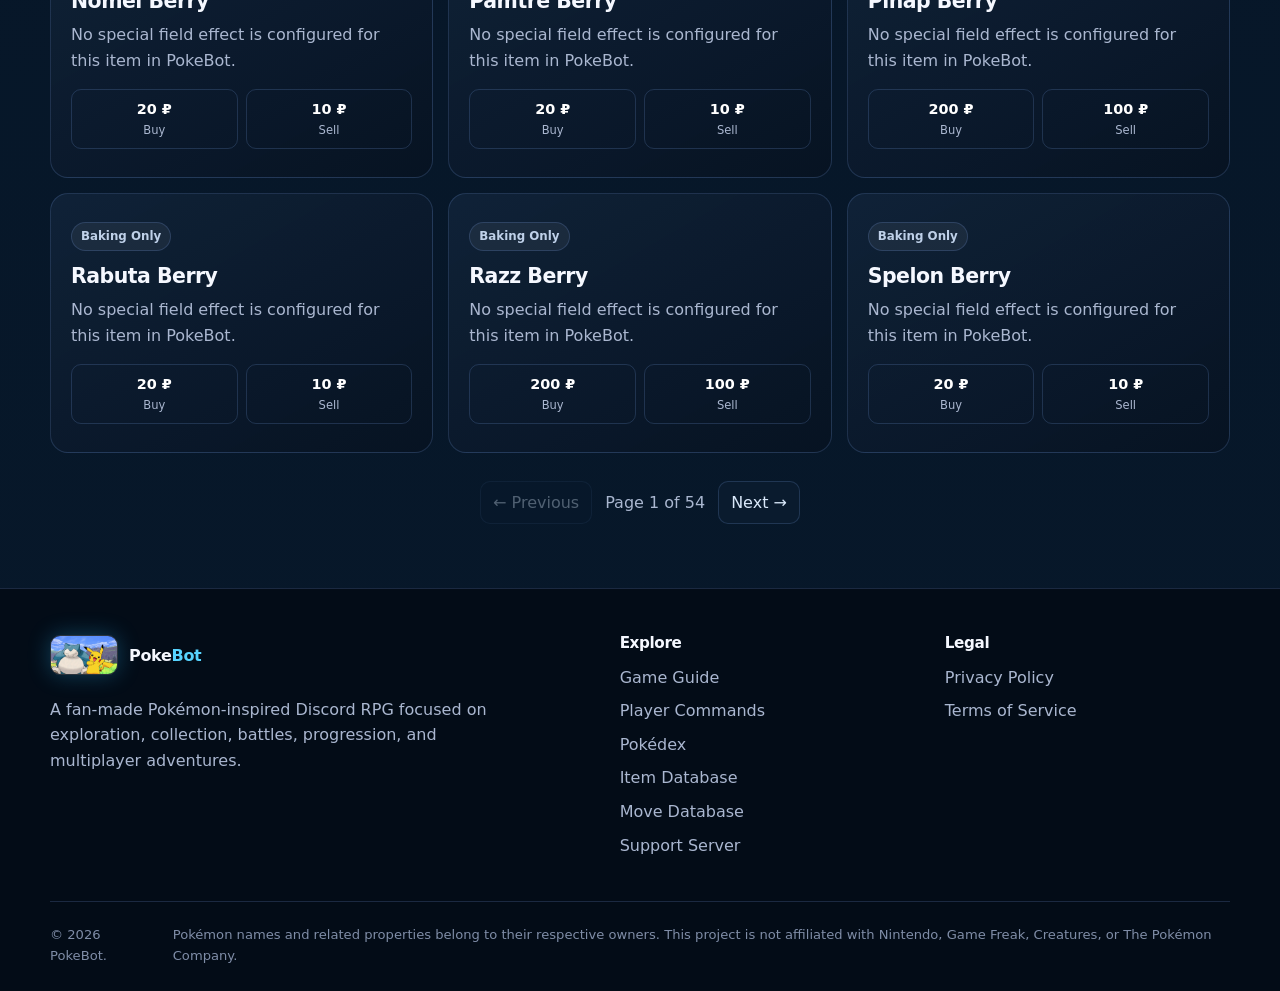
<file: items.html>
<!doctype html>
<html lang="en">
<head>
  <meta charset="utf-8">
  <meta name="viewport" content="width=device-width, initial-scale=1">
  <meta name="theme-color" content="#071426">
  <meta name="description" content="Search all 2561 public PokeBot items by name, category, effect, and value.">
  <title>PokeBot Item Database</title>
  <link rel="icon" href="assets/images/favicon.png">
  <link rel="stylesheet" href="assets/css/styles.css">
</head>
<body>
<a class="skip-link" href="#main">Skip to content</a>
<header class="site-header">
  <div class="container nav-wrap">
    <a class="brand" href="index.html" aria-label="PokeBot home"><img src="assets/images/icon.png" alt="PokeBot icon"><span>Poke<em>Bot</em></span></a>
    <button class="nav-toggle" type="button" aria-expanded="false" aria-label="Open navigation"><span></span><span></span><span></span></button>
    <nav class="nav-links" aria-label="Main navigation"><a href="index.html">Home</a><a href="guide.html">Game Guide</a><a href="commands.html">Commands</a><a href="pokedex.html">Pokédex</a><a href="items.html" aria-current="page">Items</a><a href="moves.html">Moves</a><a href="https://discord.gg/b6aeYMbhjT" target="_blank" rel="noreferrer">Support</a><a class="btn btn-primary btn-small" href="https://discord.com/oauth2/authorize?client_id=1525079752610811924&amp;permissions=8&amp;integration_type=0&amp;scope=bot" target="_blank" rel="noreferrer">Invite PokeBot</a></nav>
  </div>
</header>
<main id="main">
  <section class="page-hero database-hero">
    <div class="container">
      <div class="breadcrumb"><a href="index.html">Home</a> / Items</div>
      <p class="eyebrow">Complete public item reference</p>
      <h1>Know what to carry. <span class="gradient-text">Use every item wisely.</span></h1>
      <p class="lead">Search all 2,561 public item entries configured in PokeBot. Browse effects, shop values, sell values, categories, Poké Ball modifiers, and TM or HM details.</p>
    </div>
  </section>
  <section class="section compact">
    <div class="container">
      <div class="database-controls">
        <label class="search-wrap"><span aria-hidden="true">⌕</span><input id="item-search" type="search" placeholder="Search item names or effects…" autocomplete="off" aria-label="Search items"></label>
        <select id="item-category" class="category-select" aria-label="Filter by item category"><option value="">All categories</option></select>
        <select id="item-market" class="category-select" aria-label="Filter by market availability"><option value="">All values</option><option value="buyable">Buyable</option><option value="sellable">Sellable</option><option value="machine">TM / HM machines</option></select>
      </div>
      <div class="database-meta"><span id="item-count">Loading items…</span><span>Use <code>/item info</code> inside Discord for your owned quantity and current-use command.</span></div>
      <div id="item-grid" class="database-grid" aria-live="polite"></div>
      <div id="item-pagination" class="pagination" aria-label="Item pages"></div>
    </div>
  </section>
  <div id="item-modal" class="detail-modal" hidden aria-hidden="true"><div class="detail-backdrop" data-close-modal></div><div class="detail-panel detail-panel-small" role="dialog" aria-modal="true" aria-labelledby="item-detail-title"><button class="modal-close" type="button" data-close-modal aria-label="Close details">×</button><div id="item-detail"></div></div></div>
</main>
<footer class="site-footer">
  <div class="container">
    <div class="footer-grid">
      <div class="footer-brand"><a class="brand" href="index.html"><img src="assets/images/icon.png" alt=""><span>Poke<em>Bot</em></span></a><p>A fan-made Pokémon-inspired Discord RPG focused on exploration, collection, battles, progression, and multiplayer adventures.</p></div>
      <div class="footer-links"><h3>Explore</h3><a href="guide.html">Game Guide</a><a href="commands.html">Player Commands</a><a href="pokedex.html">Pokédex</a><a href="items.html">Item Database</a><a href="moves.html">Move Database</a><a href="https://discord.gg/b6aeYMbhjT" target="_blank" rel="noreferrer">Support Server</a></div>
      <div class="footer-links"><h3>Legal</h3><a href="privacy.html">Privacy Policy</a><a href="terms.html">Terms of Service</a></div>
    </div>
    <div class="footer-bottom"><span>© <span data-year></span> PokeBot.</span><span>Pokémon names and related properties belong to their respective owners. This project is not affiliated with Nintendo, Game Freak, Creatures, or The Pokémon Company.</span></div>
  </div>
</footer>
<script src="assets/js/main.js"></script>
<script src="assets/js/items-data.js"></script>
<script src="assets/js/items.js"></script>
</body>
</html>
</file>
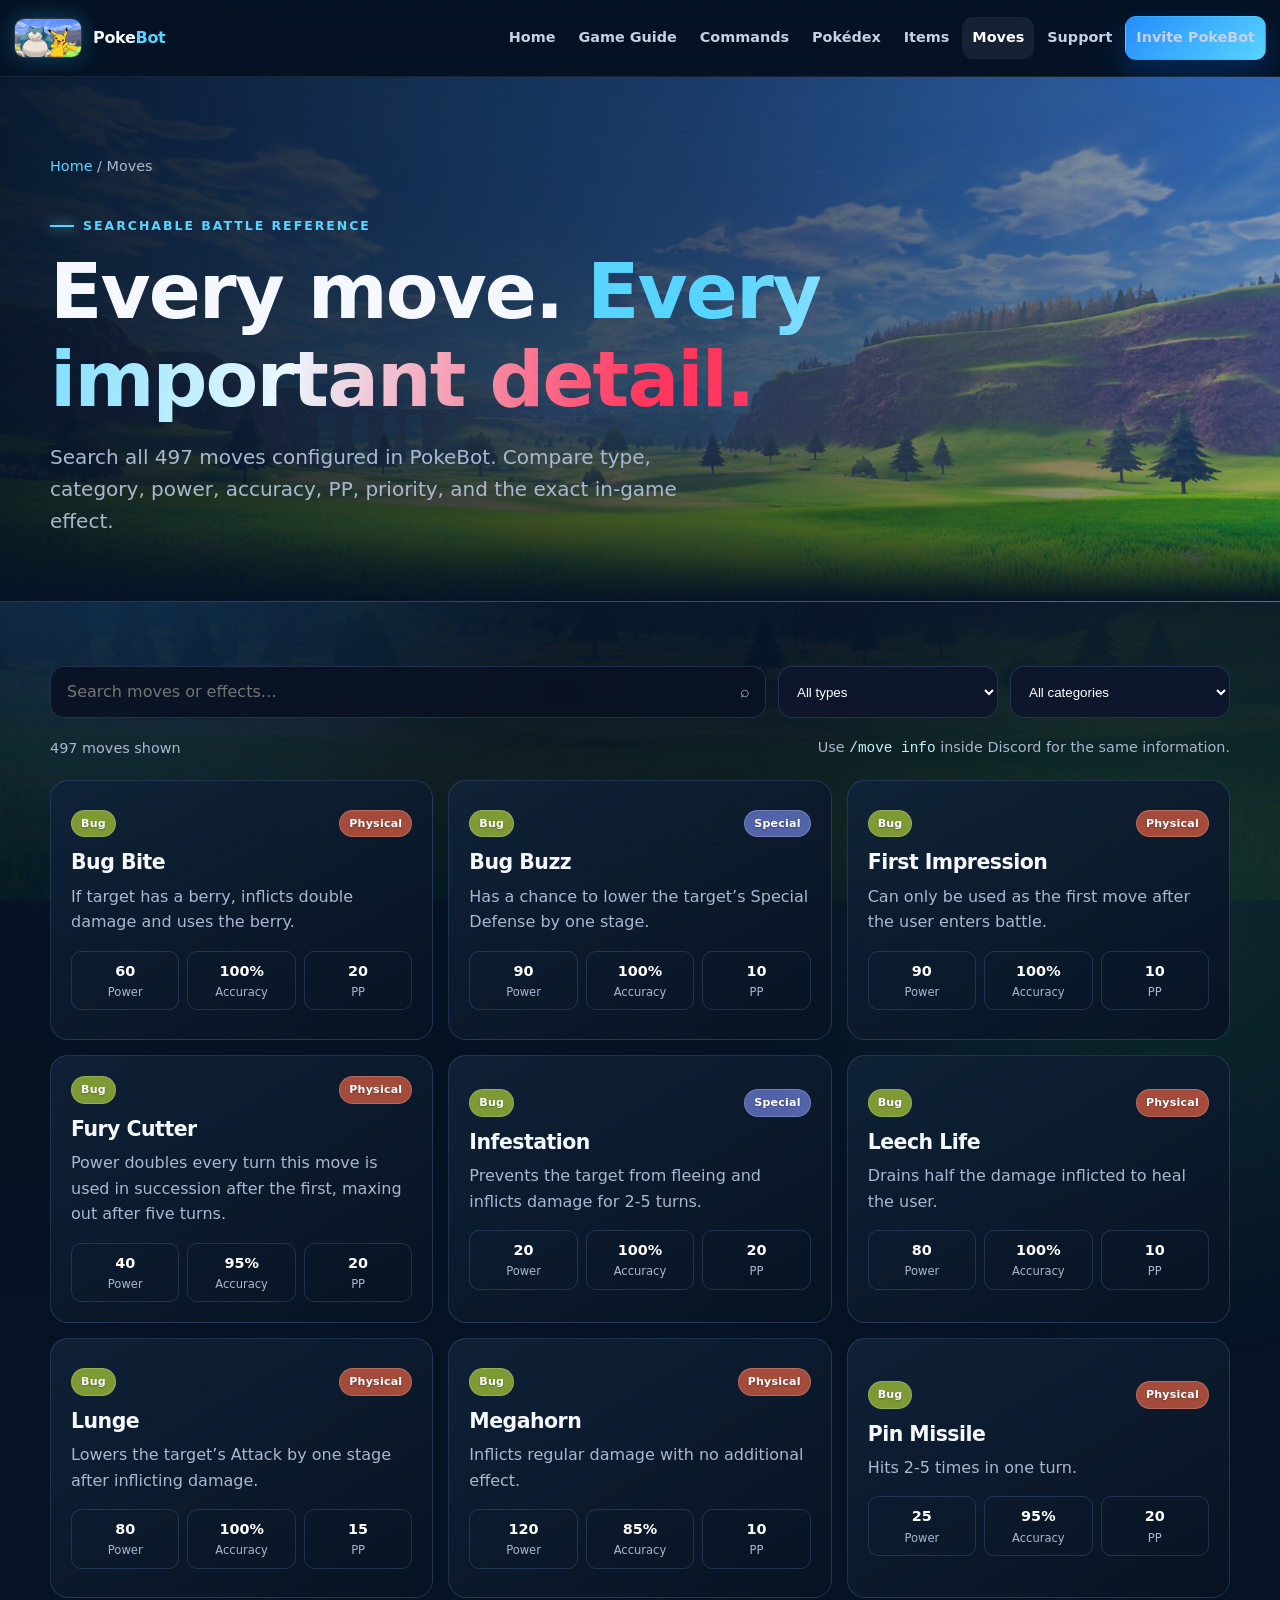
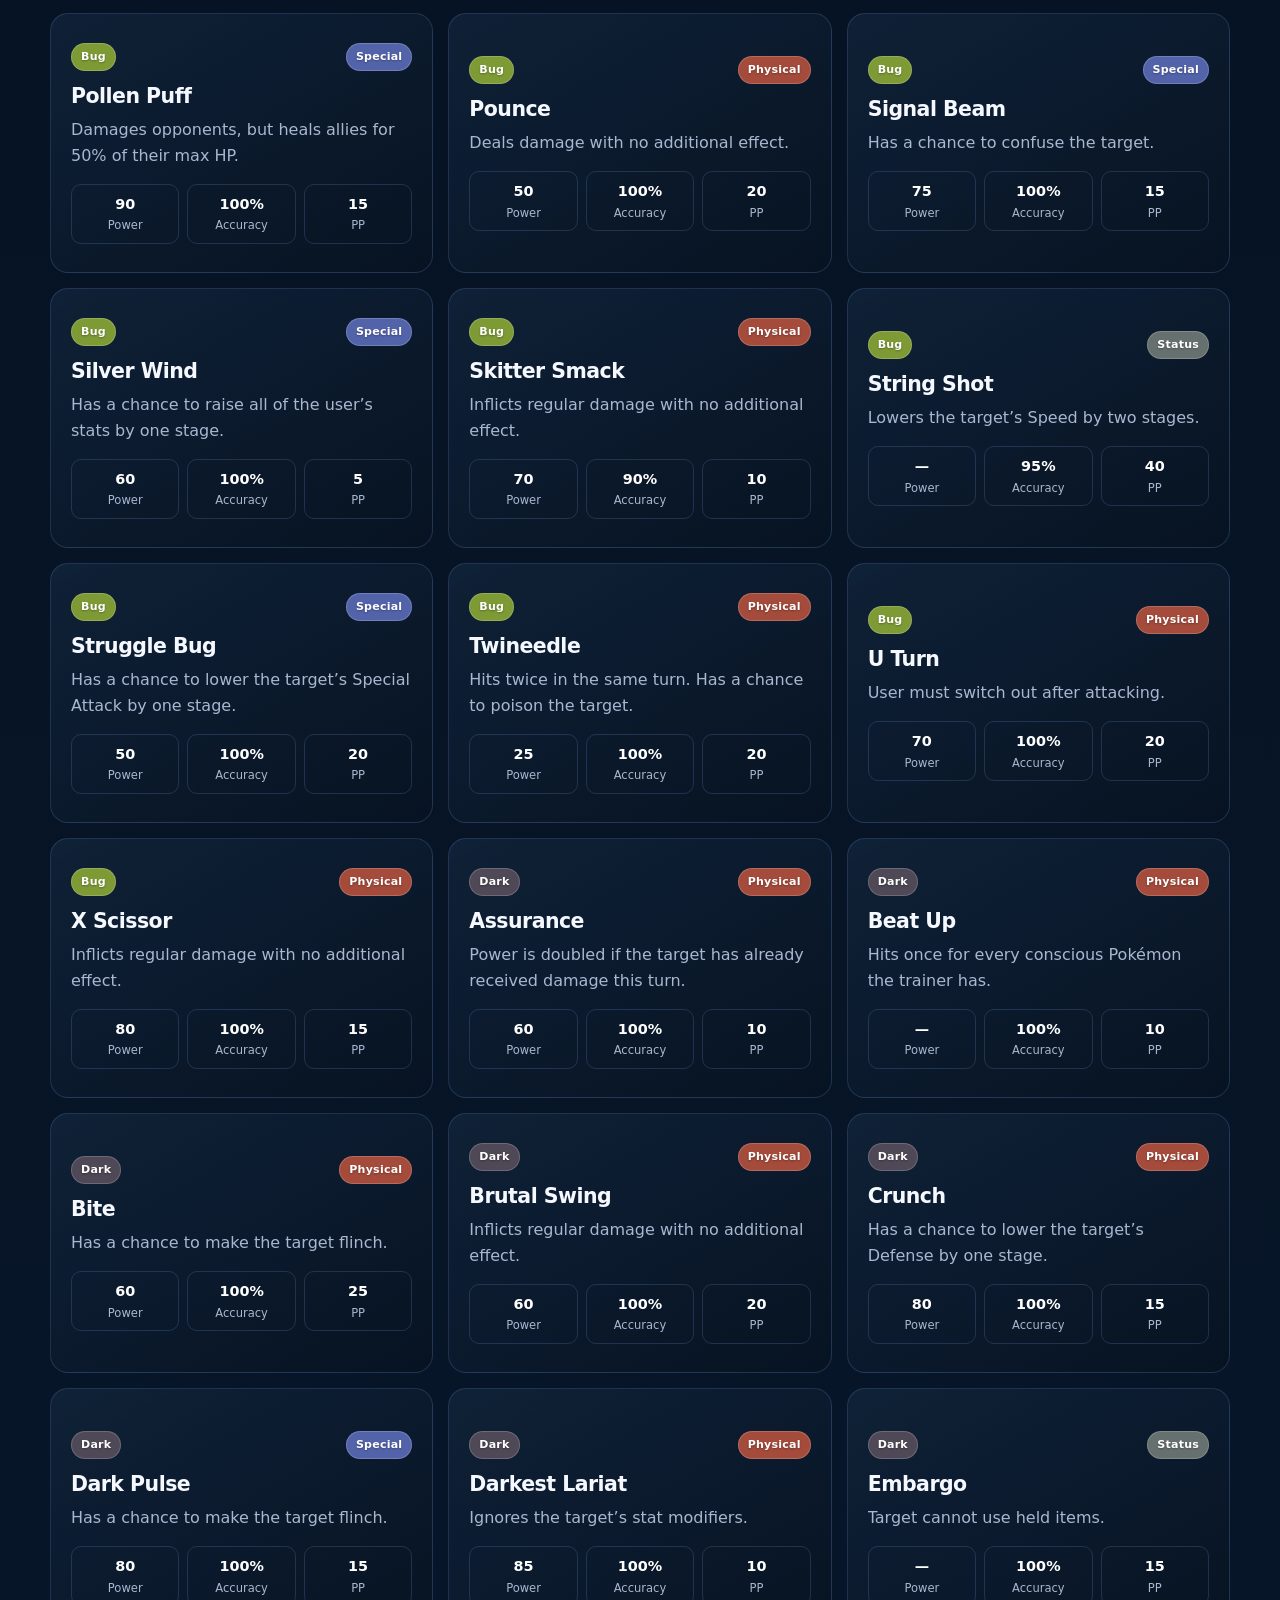
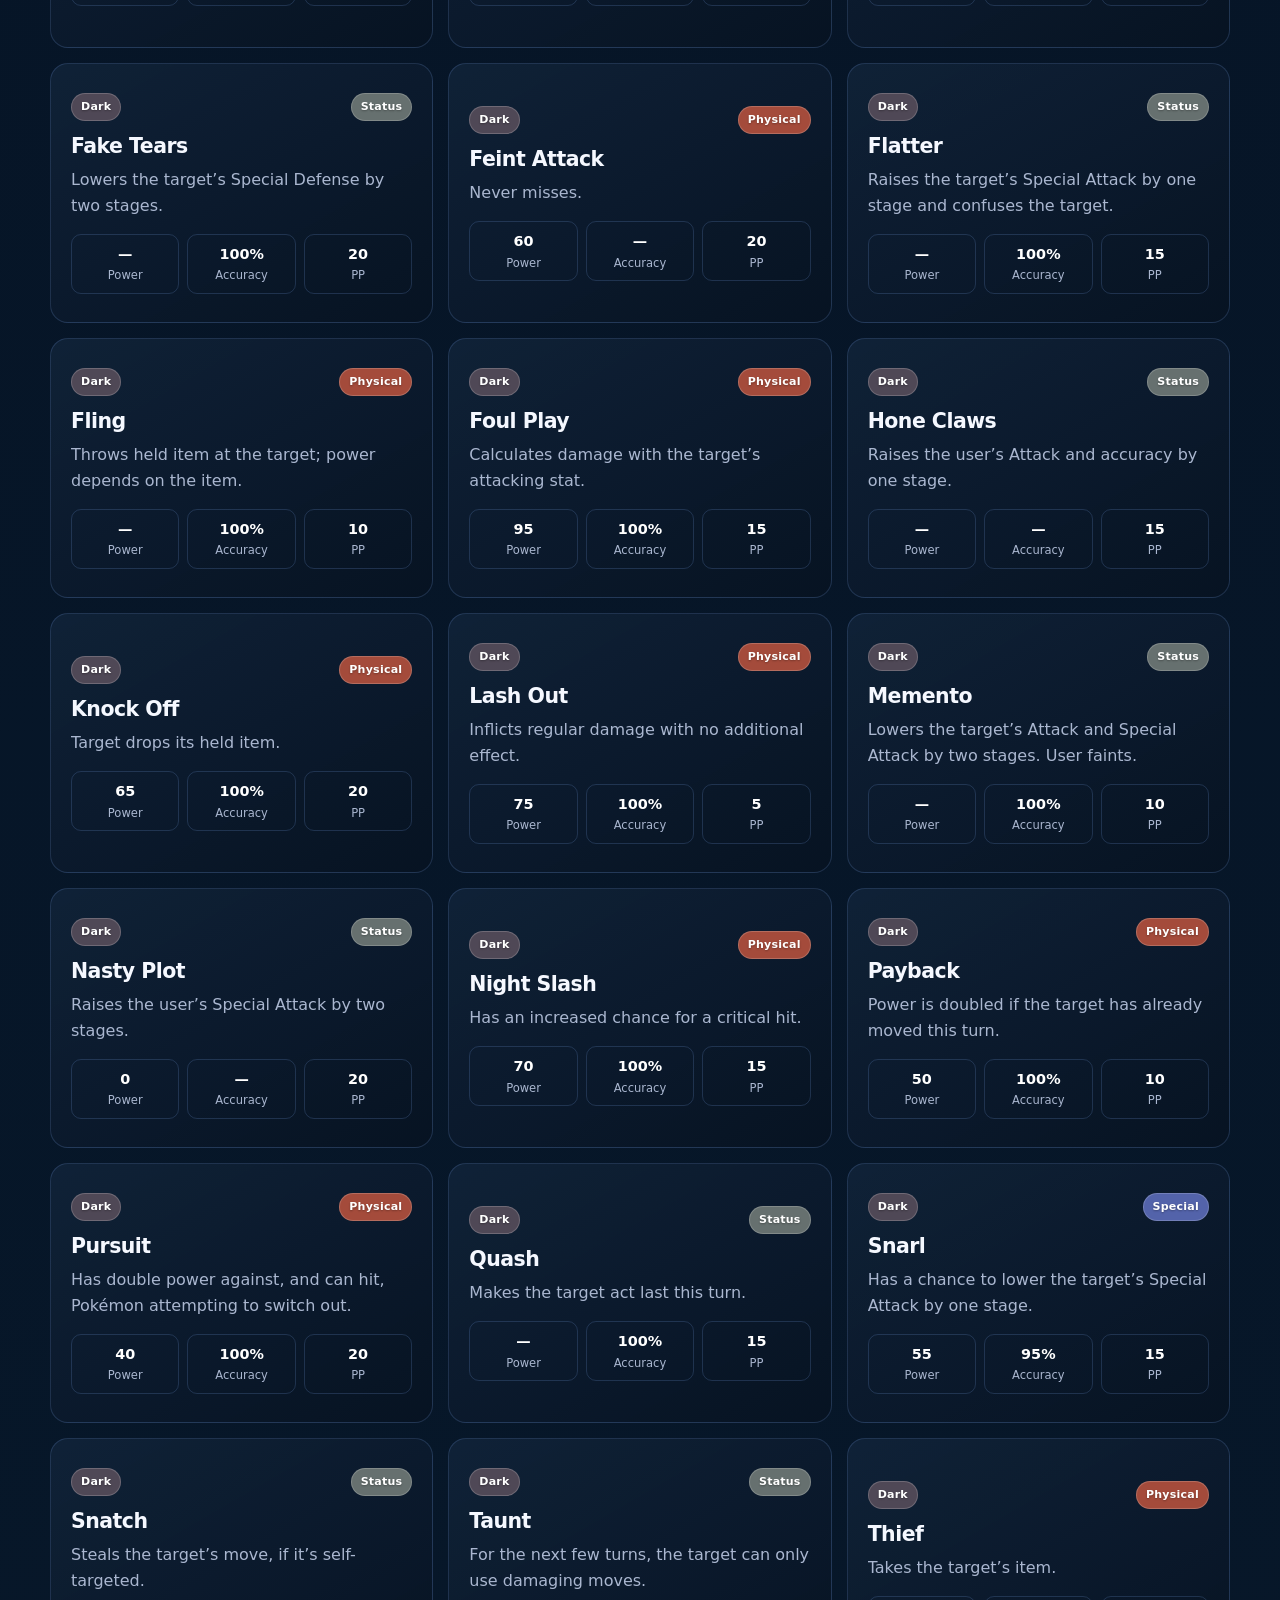
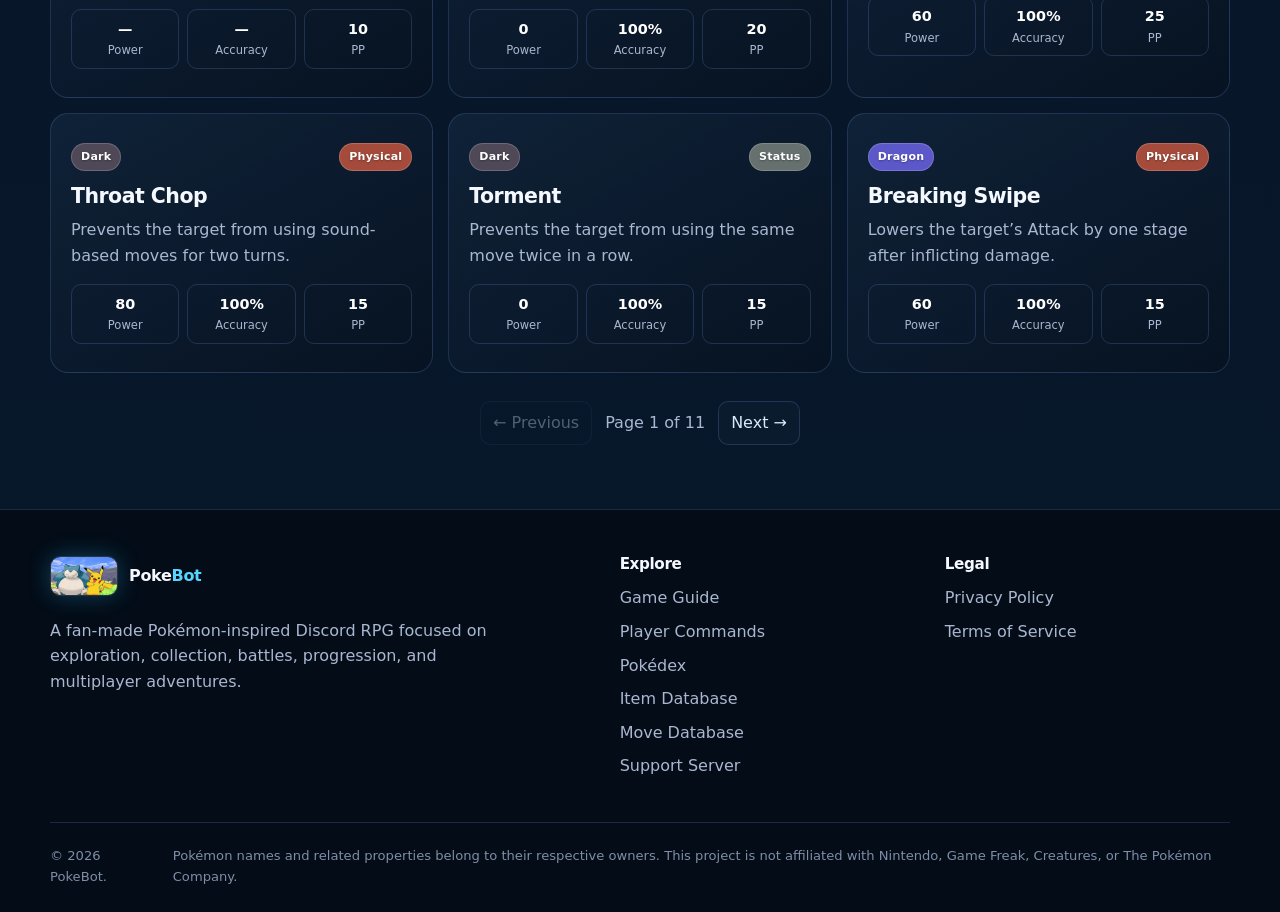
<file: moves.html>
<!doctype html>
<html lang="en">
<head>
  <meta charset="utf-8">
  <meta name="viewport" content="width=device-width, initial-scale=1">
  <meta name="theme-color" content="#071426">
  <meta name="description" content="Search all 497 PokeBot moves by type, category, power, accuracy, PP, and effect.">
  <title>PokeBot Move Database</title>
  <link rel="icon" href="assets/images/favicon.png">
  <link rel="stylesheet" href="assets/css/styles.css">
</head>
<body>
<a class="skip-link" href="#main">Skip to content</a>
<header class="site-header">
  <div class="container nav-wrap">
    <a class="brand" href="index.html" aria-label="PokeBot home"><img src="assets/images/icon.png" alt="PokeBot icon"><span>Poke<em>Bot</em></span></a>
    <button class="nav-toggle" type="button" aria-expanded="false" aria-label="Open navigation"><span></span><span></span><span></span></button>
    <nav class="nav-links" aria-label="Main navigation"><a href="index.html">Home</a><a href="guide.html">Game Guide</a><a href="commands.html">Commands</a><a href="pokedex.html">Pokédex</a><a href="items.html">Items</a><a href="moves.html" aria-current="page">Moves</a><a href="https://discord.gg/b6aeYMbhjT" target="_blank" rel="noreferrer">Support</a><a class="btn btn-primary btn-small" href="https://discord.com/oauth2/authorize?client_id=1525079752610811924&amp;permissions=8&amp;integration_type=0&amp;scope=bot" target="_blank" rel="noreferrer">Invite PokeBot</a></nav>
  </div>
</header>
<main id="main">
  <section class="page-hero database-hero">
    <div class="container">
      <div class="breadcrumb"><a href="index.html">Home</a> / Moves</div>
      <p class="eyebrow">Searchable battle reference</p>
      <h1>Every move. <span class="gradient-text">Every important detail.</span></h1>
      <p class="lead">Search all 497 moves configured in PokeBot. Compare type, category, power, accuracy, PP, priority, and the exact in-game effect.</p>
    </div>
  </section>
  <section class="section compact">
    <div class="container">
      <div class="database-controls">
        <label class="search-wrap"><span aria-hidden="true">⌕</span><input id="move-search" type="search" placeholder="Search moves or effects…" autocomplete="off" aria-label="Search moves"></label>
        <select id="move-type" class="category-select" aria-label="Filter by type"><option value="">All types</option></select>
        <select id="move-category" class="category-select" aria-label="Filter by damage category"><option value="">All categories</option></select>
      </div>
      <div class="database-meta"><span id="move-count">Loading moves…</span><span>Use <code>/move info</code> inside Discord for the same information.</span></div>
      <div id="move-grid" class="database-grid" aria-live="polite"></div>
      <div id="move-pagination" class="pagination" aria-label="Move pages"></div>
    </div>
  </section>
  <div id="move-modal" class="detail-modal" hidden aria-hidden="true"><div class="detail-backdrop" data-close-modal></div><div class="detail-panel detail-panel-small" role="dialog" aria-modal="true" aria-labelledby="move-detail-title"><button class="modal-close" type="button" data-close-modal aria-label="Close details">×</button><div id="move-detail"></div></div></div>
</main>
<footer class="site-footer">
  <div class="container">
    <div class="footer-grid">
      <div class="footer-brand"><a class="brand" href="index.html"><img src="assets/images/icon.png" alt=""><span>Poke<em>Bot</em></span></a><p>A fan-made Pokémon-inspired Discord RPG focused on exploration, collection, battles, progression, and multiplayer adventures.</p></div>
      <div class="footer-links"><h3>Explore</h3><a href="guide.html">Game Guide</a><a href="commands.html">Player Commands</a><a href="pokedex.html">Pokédex</a><a href="items.html">Item Database</a><a href="moves.html">Move Database</a><a href="https://discord.gg/b6aeYMbhjT" target="_blank" rel="noreferrer">Support Server</a></div>
      <div class="footer-links"><h3>Legal</h3><a href="privacy.html">Privacy Policy</a><a href="terms.html">Terms of Service</a></div>
    </div>
    <div class="footer-bottom"><span>© <span data-year></span> PokeBot.</span><span>Pokémon names and related properties belong to their respective owners. This project is not affiliated with Nintendo, Game Freak, Creatures, or The Pokémon Company.</span></div>
  </div>
</footer>
<script src="assets/js/main.js"></script>
<script src="assets/js/moves-data.js"></script>
<script src="assets/js/moves.js"></script>
</body>
</html>
</file>
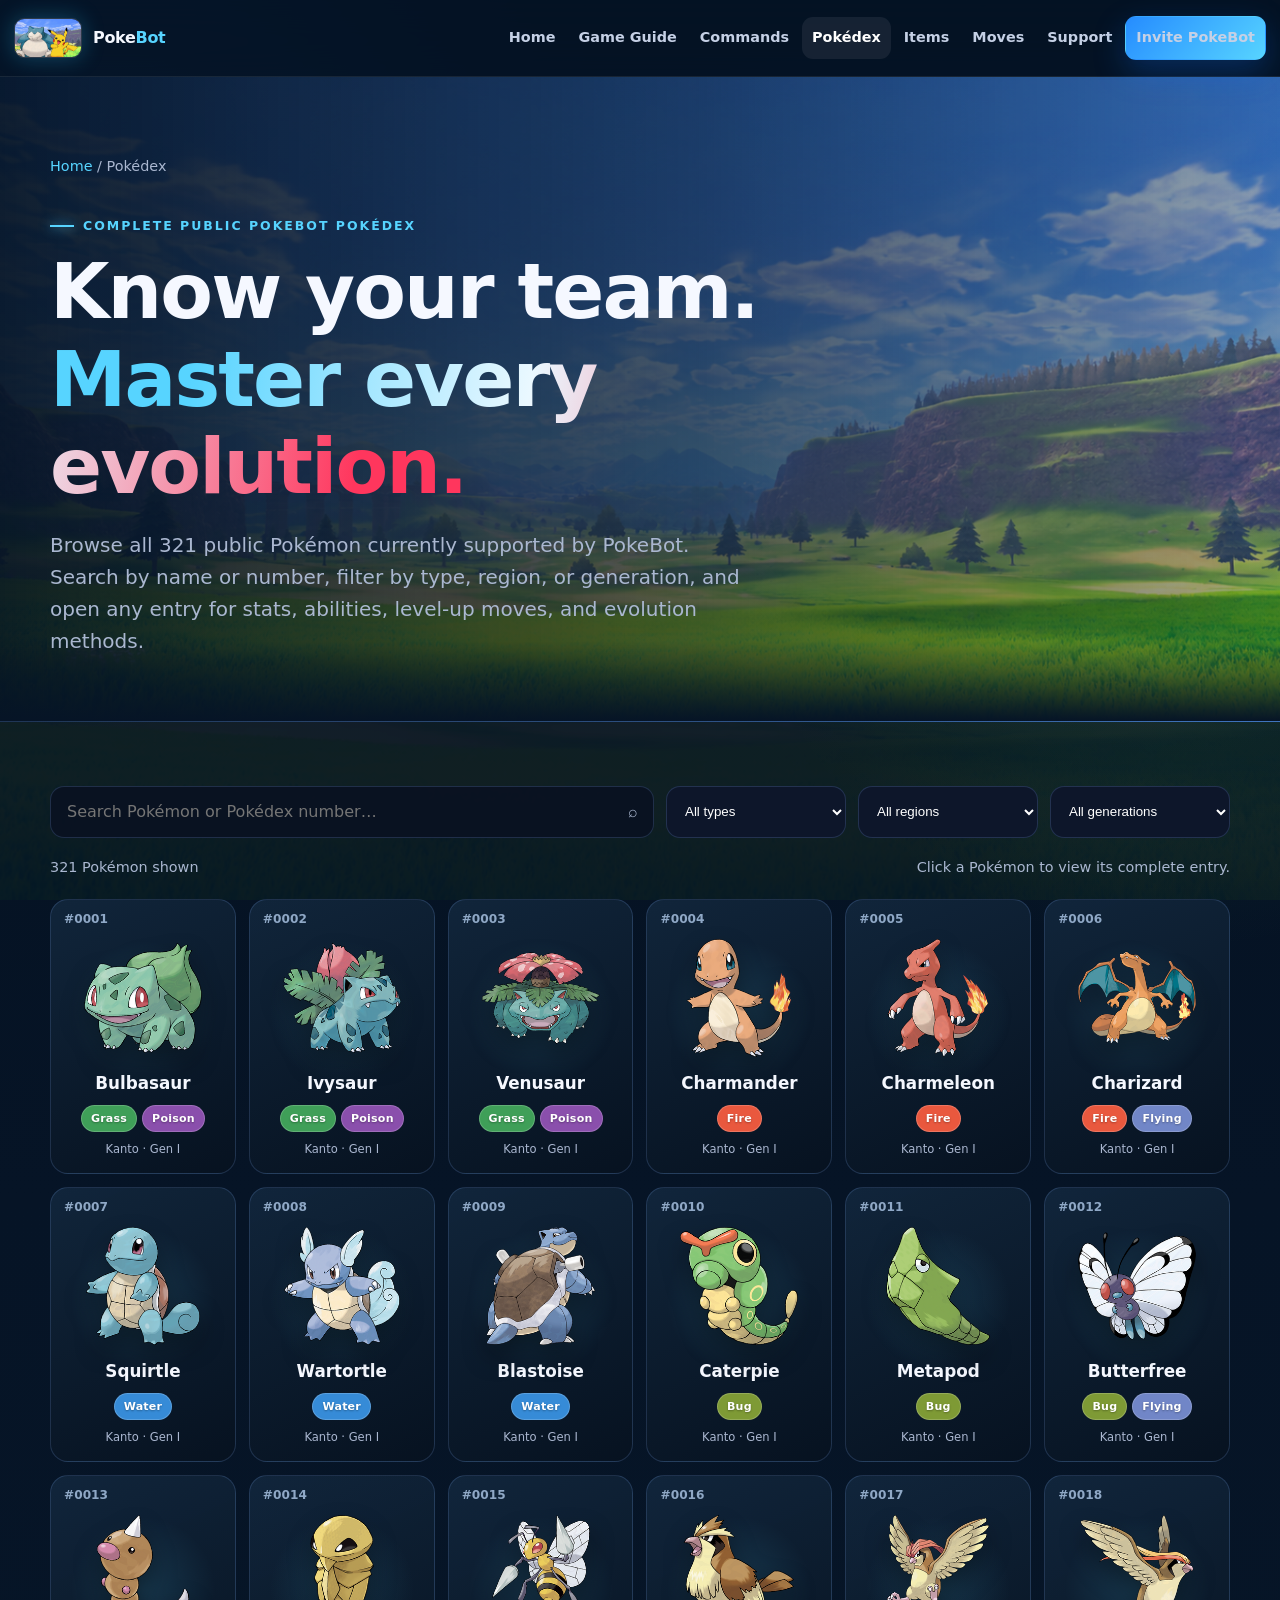
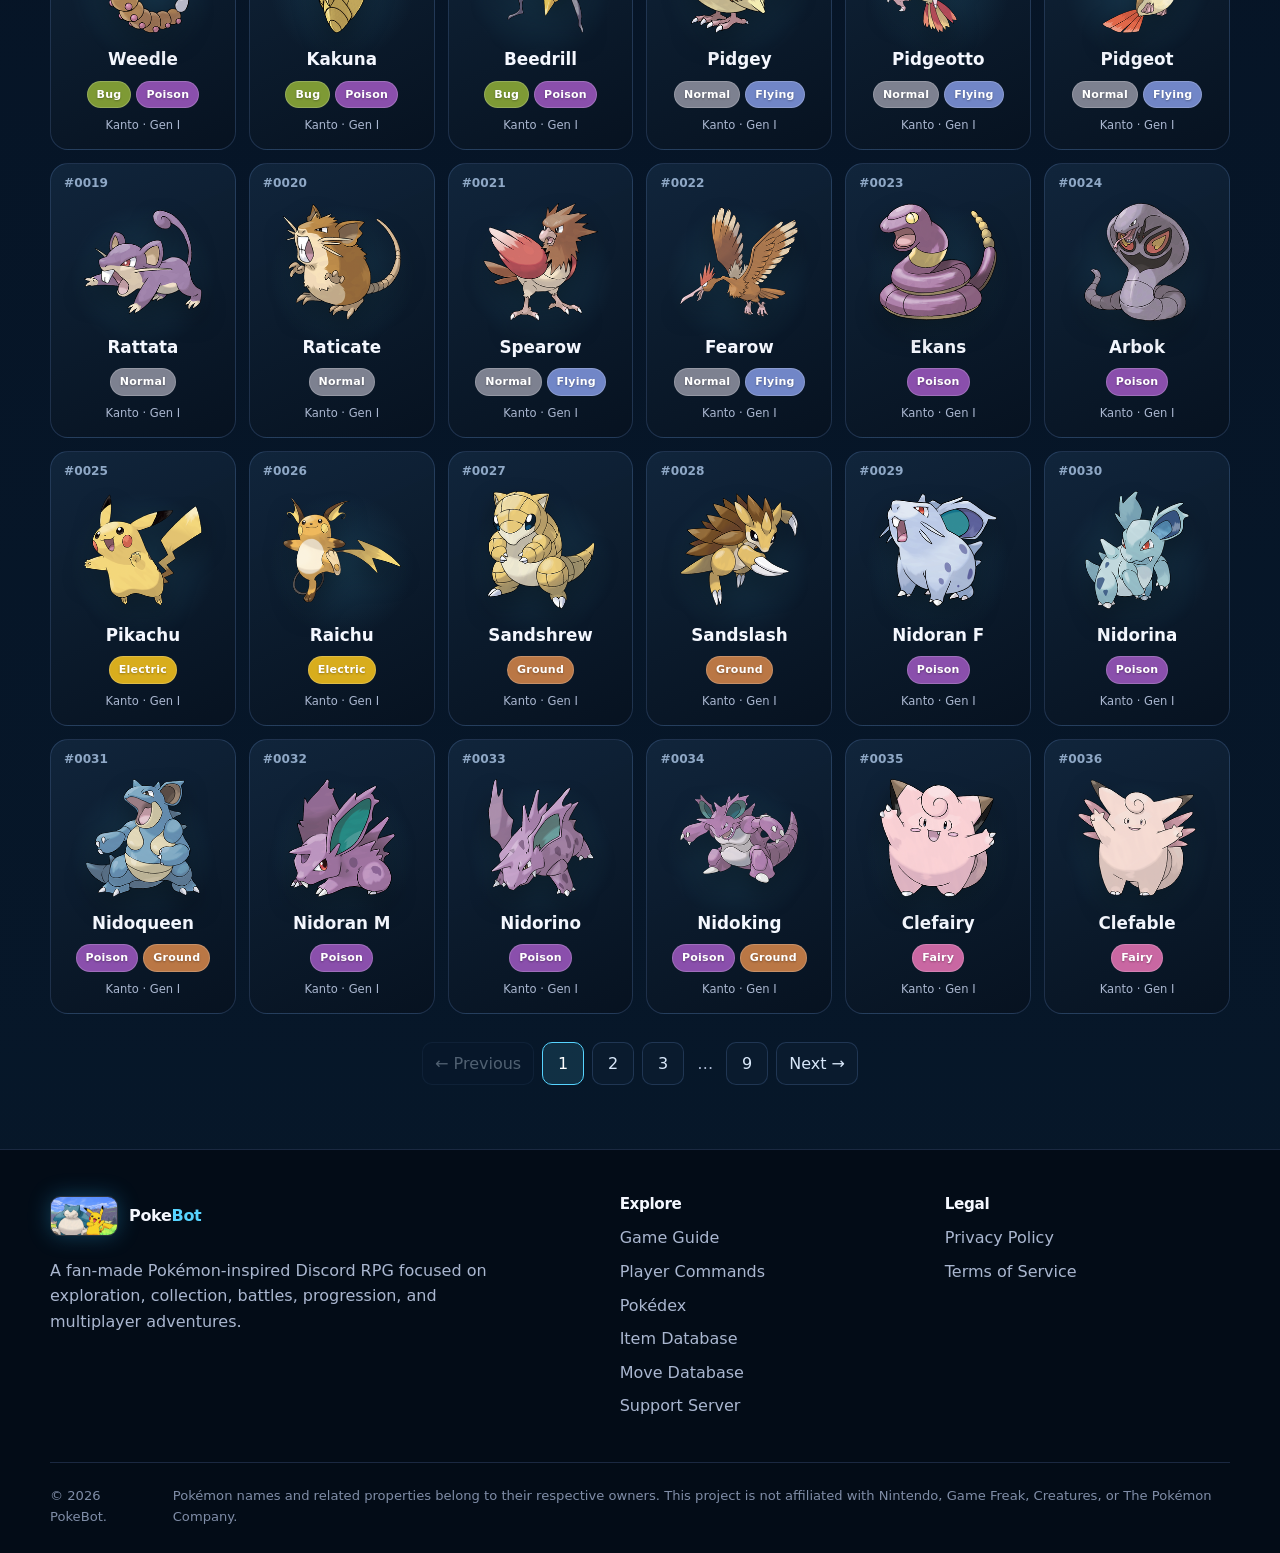
<file: pokedex.html>
<!doctype html>
<html lang="en">
<head>
  <meta charset="utf-8">
  <meta name="viewport" content="width=device-width, initial-scale=1">
  <meta name="theme-color" content="#071426">
  <meta name="description" content="Browse all 321 public Pokémon supported by PokeBot with stats, abilities, moves, and evolution methods.">
  <title>PokeBot Pokédex</title>
  <link rel="icon" href="assets/images/favicon.png">
  <link rel="stylesheet" href="assets/css/styles.css">
</head>
<body>
<a class="skip-link" href="#main">Skip to content</a>
<header class="site-header">
  <div class="container nav-wrap">
    <a class="brand" href="index.html" aria-label="PokeBot home"><img src="assets/images/icon.png" alt="PokeBot icon"><span>Poke<em>Bot</em></span></a>
    <button class="nav-toggle" type="button" aria-expanded="false" aria-label="Open navigation"><span></span><span></span><span></span></button>
    <nav class="nav-links" aria-label="Main navigation"><a href="index.html">Home</a><a href="guide.html">Game Guide</a><a href="commands.html">Commands</a><a href="pokedex.html" aria-current="page">Pokédex</a><a href="items.html">Items</a><a href="moves.html">Moves</a><a href="https://discord.gg/b6aeYMbhjT" target="_blank" rel="noreferrer">Support</a><a class="btn btn-primary btn-small" href="https://discord.com/oauth2/authorize?client_id=1525079752610811924&amp;permissions=8&amp;integration_type=0&amp;scope=bot" target="_blank" rel="noreferrer">Invite PokeBot</a></nav>
  </div>
</header>
<main id="main">
  <section class="page-hero database-hero">
    <div class="container">
      <div class="breadcrumb"><a href="index.html">Home</a> / Pokédex</div>
      <p class="eyebrow">Complete public PokeBot Pokédex</p>
      <h1>Know your team. <span class="gradient-text">Master every evolution.</span></h1>
      <p class="lead">Browse all 321 public Pokémon currently supported by PokeBot. Search by name or number, filter by type, region, or generation, and open any entry for stats, abilities, level-up moves, and evolution methods.</p>
    </div>
  </section>
  <section class="section compact">
    <div class="container">
      <div class="database-controls database-controls-four">
        <label class="search-wrap"><span aria-hidden="true">⌕</span><input id="dex-search" type="search" placeholder="Search Pokémon or Pokédex number…" autocomplete="off" aria-label="Search Pokédex"></label>
        <select id="dex-type" class="category-select" aria-label="Filter by type"><option value="">All types</option></select>
        <select id="dex-region" class="category-select" aria-label="Filter by region"><option value="">All regions</option></select>
        <select id="dex-generation" class="category-select" aria-label="Filter by generation"><option value="">All generations</option></select>
      </div>
      <div class="database-meta"><span id="dex-count">Loading Pokédex…</span><span>Click a Pokémon to view its complete entry.</span></div>
      <div id="dex-grid" class="dex-grid" aria-live="polite"></div>
      <div id="dex-pagination" class="pagination" aria-label="Pokédex pages"></div>
    </div>
  </section>
  <div id="dex-modal" class="detail-modal" hidden aria-hidden="true"><div class="detail-backdrop" data-close-modal></div><div class="detail-panel" role="dialog" aria-modal="true" aria-labelledby="dex-detail-title"><button class="modal-close" type="button" data-close-modal aria-label="Close details">×</button><div id="dex-detail"></div></div></div>
</main>
<footer class="site-footer">
  <div class="container">
    <div class="footer-grid">
      <div class="footer-brand"><a class="brand" href="index.html"><img src="assets/images/icon.png" alt=""><span>Poke<em>Bot</em></span></a><p>A fan-made Pokémon-inspired Discord RPG focused on exploration, collection, battles, progression, and multiplayer adventures.</p></div>
      <div class="footer-links"><h3>Explore</h3><a href="guide.html">Game Guide</a><a href="commands.html">Player Commands</a><a href="pokedex.html">Pokédex</a><a href="items.html">Item Database</a><a href="moves.html">Move Database</a><a href="https://discord.gg/b6aeYMbhjT" target="_blank" rel="noreferrer">Support Server</a></div>
      <div class="footer-links"><h3>Legal</h3><a href="privacy.html">Privacy Policy</a><a href="terms.html">Terms of Service</a></div>
    </div>
    <div class="footer-bottom"><span>© <span data-year></span> PokeBot.</span><span>Pokémon names and related properties belong to their respective owners. This project is not affiliated with Nintendo, Game Freak, Creatures, or The Pokémon Company.</span></div>
  </div>
</footer>
<script src="assets/js/main.js"></script>
<script src="assets/js/pokedex-data.js"></script>
<script src="assets/js/pokedex.js"></script>
</body>
</html>
</file>
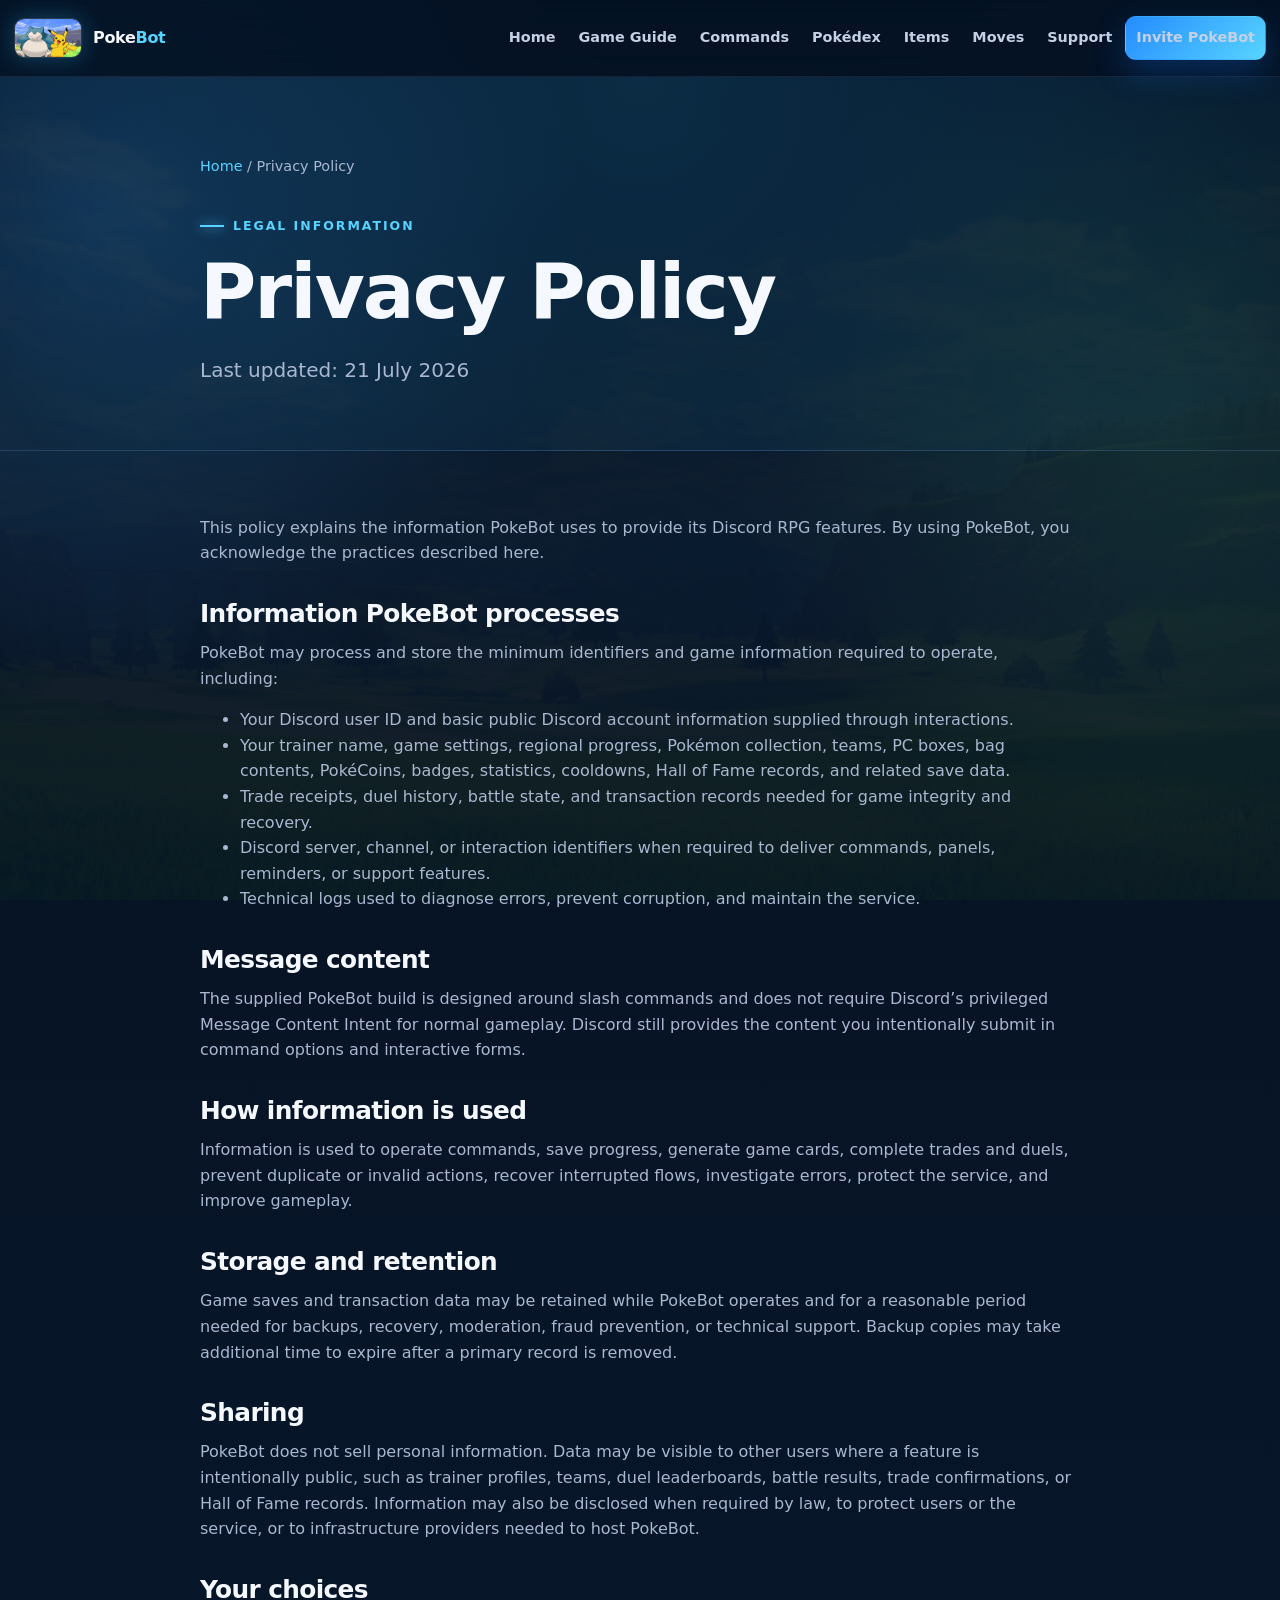
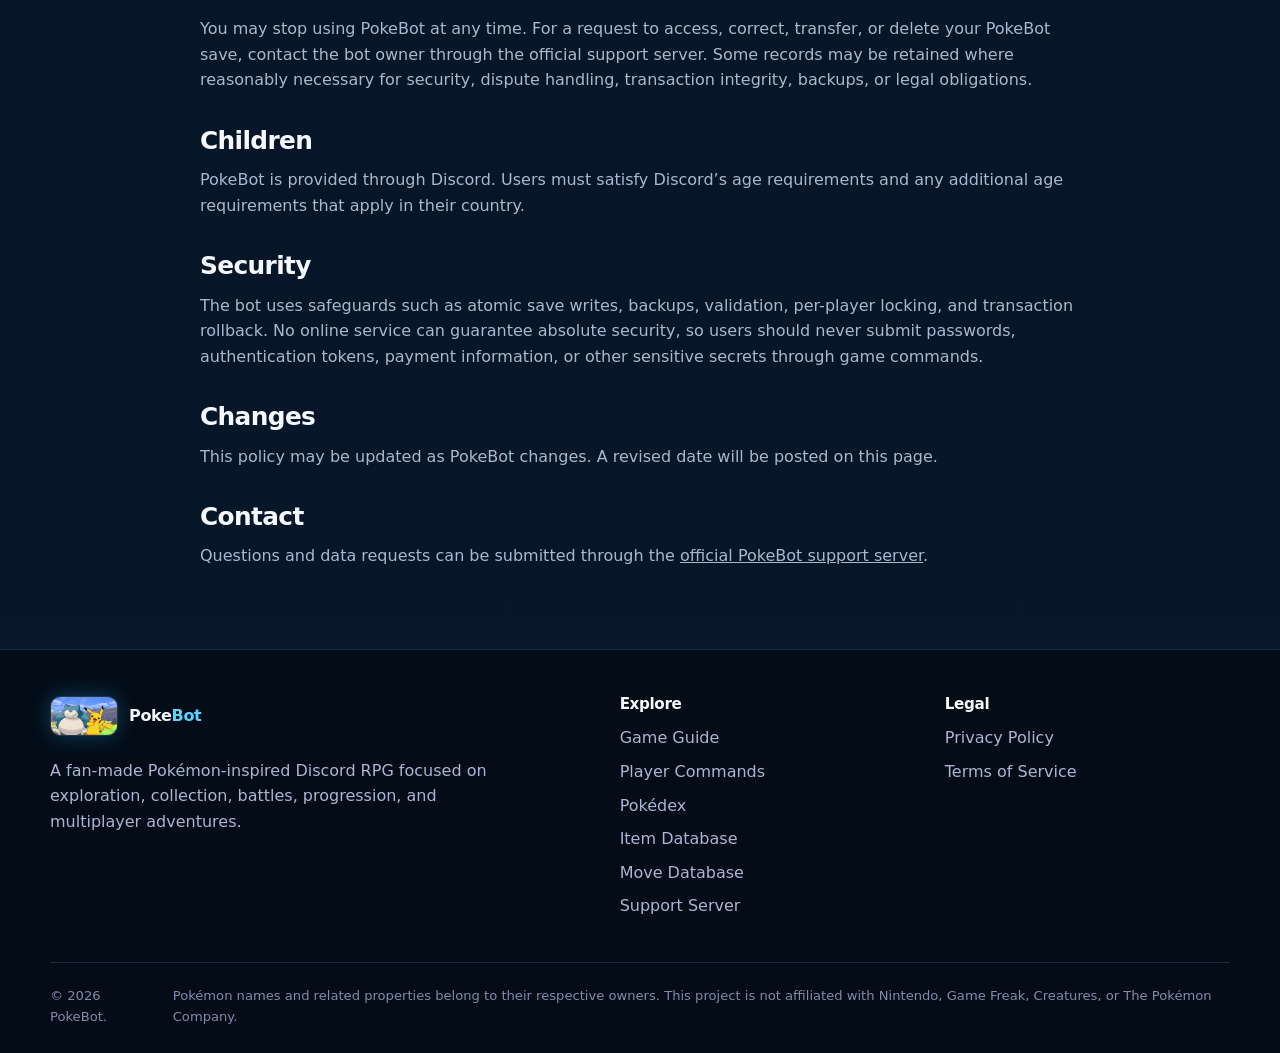
<file: privacy.html>
<!doctype html>
<html lang="en">
<head>
  <meta charset="utf-8"><meta name="viewport" content="width=device-width, initial-scale=1"><meta name="theme-color" content="#050812">
  <meta name="description" content="PokeBot privacy policy."><title>PokeBot Privacy Policy</title>
  <link rel="icon" href="assets/images/favicon.png"><link rel="stylesheet" href="assets/css/styles.css">
</head>
<body>
<a class="skip-link" href="#main">Skip to content</a>
<header class="site-header">
  <div class="container nav-wrap">
    <a class="brand" href="index.html" aria-label="PokeBot home"><img src="assets/images/icon.png" alt="PokeBot icon"><span>Poke<em>Bot</em></span></a>
    <button class="nav-toggle" type="button" aria-expanded="false" aria-label="Open navigation"><span></span><span></span><span></span></button>
    <nav class="nav-links" aria-label="Main navigation"><a href="index.html">Home</a><a href="guide.html">Game Guide</a><a href="commands.html">Commands</a><a href="pokedex.html">Pokédex</a><a href="items.html">Items</a><a href="moves.html">Moves</a><a href="https://discord.gg/b6aeYMbhjT" target="_blank" rel="noreferrer">Support</a><a class="btn btn-primary btn-small" href="https://discord.com/oauth2/authorize?client_id=1525079752610811924&amp;permissions=8&amp;integration_type=0&amp;scope=bot" target="_blank" rel="noreferrer">Invite PokeBot</a></nav>
  </div>
</header>
<main id="main">
  <section class="page-hero"><div class="narrow"><div class="breadcrumb"><a href="index.html">Home</a> / Privacy Policy</div><p class="eyebrow">Legal information</p><h1>Privacy Policy</h1><p class="lead">Last updated: 21 July 2026</p></div></section>
  <section class="section compact"><article class="narrow legal-content">
    <p>This policy explains the information PokeBot uses to provide its Discord RPG features. By using PokeBot, you acknowledge the practices described here.</p>
    <h2>Information PokeBot processes</h2>
    <p>PokeBot may process and store the minimum identifiers and game information required to operate, including:</p>
    <ul><li>Your Discord user ID and basic public Discord account information supplied through interactions.</li><li>Your trainer name, game settings, regional progress, Pokémon collection, teams, PC boxes, bag contents, PokéCoins, badges, statistics, cooldowns, Hall of Fame records, and related save data.</li><li>Trade receipts, duel history, battle state, and transaction records needed for game integrity and recovery.</li><li>Discord server, channel, or interaction identifiers when required to deliver commands, panels, reminders, or support features.</li><li>Technical logs used to diagnose errors, prevent corruption, and maintain the service.</li></ul>
    <h2>Message content</h2>
    <p>The supplied PokeBot build is designed around slash commands and does not require Discord’s privileged Message Content Intent for normal gameplay. Discord still provides the content you intentionally submit in command options and interactive forms.</p>
    <h2>How information is used</h2>
    <p>Information is used to operate commands, save progress, generate game cards, complete trades and duels, prevent duplicate or invalid actions, recover interrupted flows, investigate errors, protect the service, and improve gameplay.</p>
    <h2>Storage and retention</h2>
    <p>Game saves and transaction data may be retained while PokeBot operates and for a reasonable period needed for backups, recovery, moderation, fraud prevention, or technical support. Backup copies may take additional time to expire after a primary record is removed.</p>
    <h2>Sharing</h2>
    <p>PokeBot does not sell personal information. Data may be visible to other users where a feature is intentionally public, such as trainer profiles, teams, duel leaderboards, battle results, trade confirmations, or Hall of Fame records. Information may also be disclosed when required by law, to protect users or the service, or to infrastructure providers needed to host PokeBot.</p>
    <h2>Your choices</h2>
    <p>You may stop using PokeBot at any time. For a request to access, correct, transfer, or delete your PokeBot save, contact the bot owner through the official support server. Some records may be retained where reasonably necessary for security, dispute handling, transaction integrity, backups, or legal obligations.</p>
    <h2>Children</h2>
    <p>PokeBot is provided through Discord. Users must satisfy Discord’s age requirements and any additional age requirements that apply in their country.</p>
    <h2>Security</h2>
    <p>The bot uses safeguards such as atomic save writes, backups, validation, per-player locking, and transaction rollback. No online service can guarantee absolute security, so users should never submit passwords, authentication tokens, payment information, or other sensitive secrets through game commands.</p>
    <h2>Changes</h2>
    <p>This policy may be updated as PokeBot changes. A revised date will be posted on this page.</p>
    <h2>Contact</h2>
    <p>Questions and data requests can be submitted through the <a href="https://discord.gg/b6aeYMbhjT" target="_blank" rel="noreferrer">official PokeBot support server</a>.</p>
  </article></section>
</main>
<footer class="site-footer">
  <div class="container">
    <div class="footer-grid">
      <div class="footer-brand"><a class="brand" href="index.html"><img src="assets/images/icon.png" alt=""><span>Poke<em>Bot</em></span></a><p>A fan-made Pokémon-inspired Discord RPG focused on exploration, collection, battles, progression, and multiplayer adventures.</p></div>
      <div class="footer-links"><h3>Explore</h3><a href="guide.html">Game Guide</a><a href="commands.html">Player Commands</a><a href="pokedex.html">Pokédex</a><a href="items.html">Item Database</a><a href="moves.html">Move Database</a><a href="https://discord.gg/b6aeYMbhjT" target="_blank" rel="noreferrer">Support Server</a></div>
      <div class="footer-links"><h3>Legal</h3><a href="privacy.html">Privacy Policy</a><a href="terms.html">Terms of Service</a></div>
    </div>
    <div class="footer-bottom"><span>© <span data-year></span> PokeBot.</span><span>Pokémon names and related properties belong to their respective owners. This project is not affiliated with Nintendo, Game Freak, Creatures, or The Pokémon Company.</span></div>
  </div>
</footer>
<script src="assets/js/main.js"></script>
</body></html>
</file>
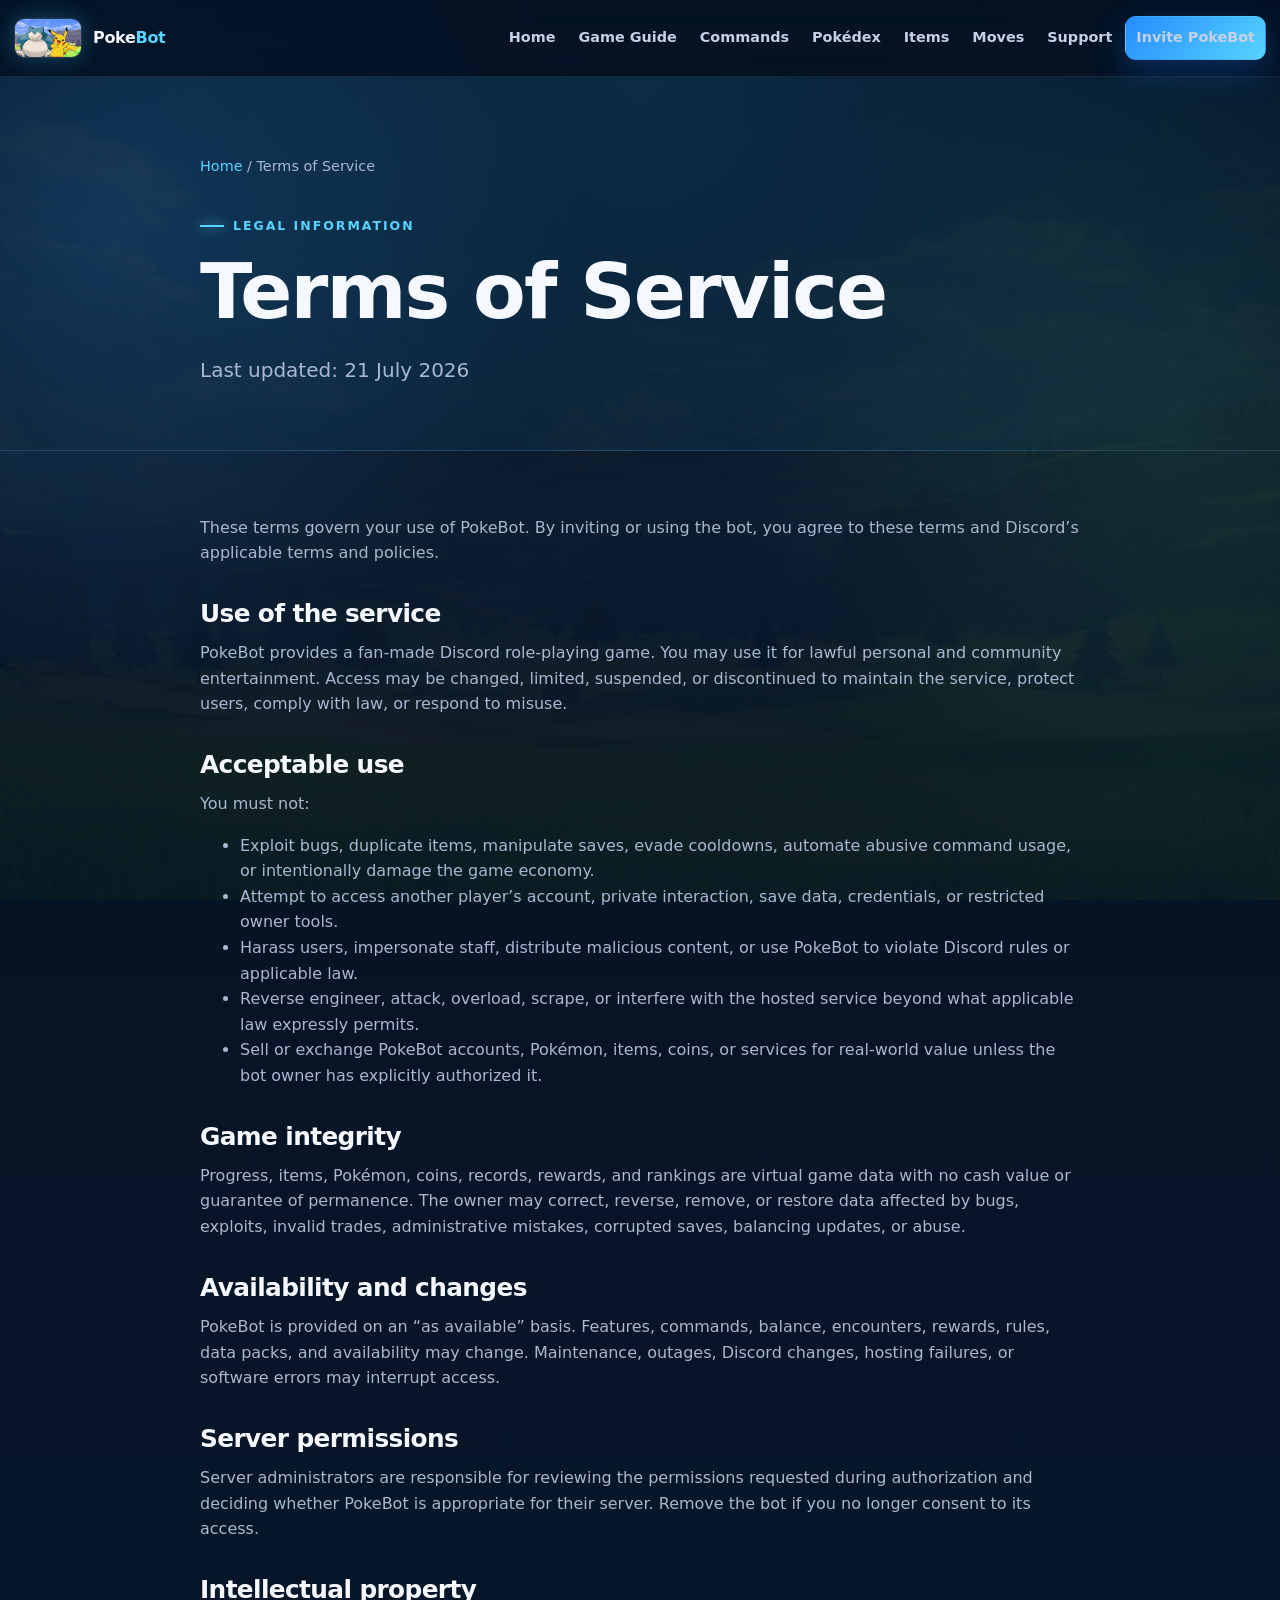
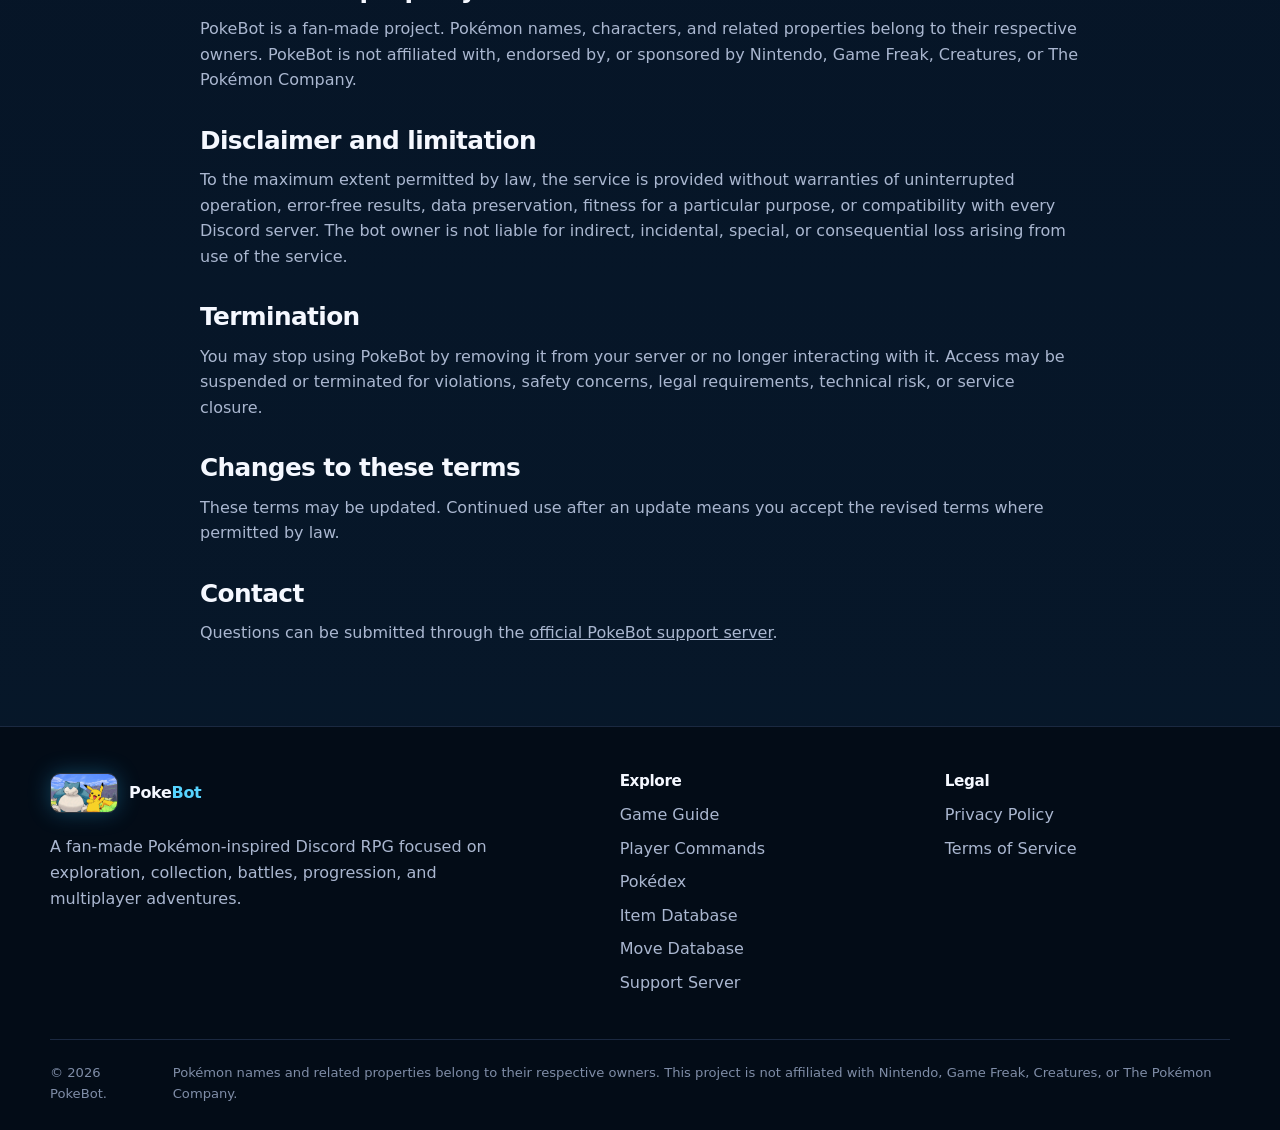
<file: terms.html>
<!doctype html>
<html lang="en">
<head>
  <meta charset="utf-8"><meta name="viewport" content="width=device-width, initial-scale=1"><meta name="theme-color" content="#050812">
  <meta name="description" content="PokeBot terms of service."><title>PokeBot Terms of Service</title>
  <link rel="icon" href="assets/images/favicon.png"><link rel="stylesheet" href="assets/css/styles.css">
</head>
<body>
<a class="skip-link" href="#main">Skip to content</a>
<header class="site-header">
  <div class="container nav-wrap">
    <a class="brand" href="index.html" aria-label="PokeBot home"><img src="assets/images/icon.png" alt="PokeBot icon"><span>Poke<em>Bot</em></span></a>
    <button class="nav-toggle" type="button" aria-expanded="false" aria-label="Open navigation"><span></span><span></span><span></span></button>
    <nav class="nav-links" aria-label="Main navigation"><a href="index.html">Home</a><a href="guide.html">Game Guide</a><a href="commands.html">Commands</a><a href="pokedex.html">Pokédex</a><a href="items.html">Items</a><a href="moves.html">Moves</a><a href="https://discord.gg/b6aeYMbhjT" target="_blank" rel="noreferrer">Support</a><a class="btn btn-primary btn-small" href="https://discord.com/oauth2/authorize?client_id=1525079752610811924&amp;permissions=8&amp;integration_type=0&amp;scope=bot" target="_blank" rel="noreferrer">Invite PokeBot</a></nav>
  </div>
</header>
<main id="main">
  <section class="page-hero"><div class="narrow"><div class="breadcrumb"><a href="index.html">Home</a> / Terms of Service</div><p class="eyebrow">Legal information</p><h1>Terms of Service</h1><p class="lead">Last updated: 21 July 2026</p></div></section>
  <section class="section compact"><article class="narrow legal-content">
    <p>These terms govern your use of PokeBot. By inviting or using the bot, you agree to these terms and Discord’s applicable terms and policies.</p>
    <h2>Use of the service</h2>
    <p>PokeBot provides a fan-made Discord role-playing game. You may use it for lawful personal and community entertainment. Access may be changed, limited, suspended, or discontinued to maintain the service, protect users, comply with law, or respond to misuse.</p>
    <h2>Acceptable use</h2>
    <p>You must not:</p>
    <ul><li>Exploit bugs, duplicate items, manipulate saves, evade cooldowns, automate abusive command usage, or intentionally damage the game economy.</li><li>Attempt to access another player’s account, private interaction, save data, credentials, or restricted owner tools.</li><li>Harass users, impersonate staff, distribute malicious content, or use PokeBot to violate Discord rules or applicable law.</li><li>Reverse engineer, attack, overload, scrape, or interfere with the hosted service beyond what applicable law expressly permits.</li><li>Sell or exchange PokeBot accounts, Pokémon, items, coins, or services for real-world value unless the bot owner has explicitly authorized it.</li></ul>
    <h2>Game integrity</h2>
    <p>Progress, items, Pokémon, coins, records, rewards, and rankings are virtual game data with no cash value or guarantee of permanence. The owner may correct, reverse, remove, or restore data affected by bugs, exploits, invalid trades, administrative mistakes, corrupted saves, balancing updates, or abuse.</p>
    <h2>Availability and changes</h2>
    <p>PokeBot is provided on an “as available” basis. Features, commands, balance, encounters, rewards, rules, data packs, and availability may change. Maintenance, outages, Discord changes, hosting failures, or software errors may interrupt access.</p>
    <h2>Server permissions</h2>
    <p>Server administrators are responsible for reviewing the permissions requested during authorization and deciding whether PokeBot is appropriate for their server. Remove the bot if you no longer consent to its access.</p>
    <h2>Intellectual property</h2>
    <p>PokeBot is a fan-made project. Pokémon names, characters, and related properties belong to their respective owners. PokeBot is not affiliated with, endorsed by, or sponsored by Nintendo, Game Freak, Creatures, or The Pokémon Company.</p>
    <h2>Disclaimer and limitation</h2>
    <p>To the maximum extent permitted by law, the service is provided without warranties of uninterrupted operation, error-free results, data preservation, fitness for a particular purpose, or compatibility with every Discord server. The bot owner is not liable for indirect, incidental, special, or consequential loss arising from use of the service.</p>
    <h2>Termination</h2>
    <p>You may stop using PokeBot by removing it from your server or no longer interacting with it. Access may be suspended or terminated for violations, safety concerns, legal requirements, technical risk, or service closure.</p>
    <h2>Changes to these terms</h2>
    <p>These terms may be updated. Continued use after an update means you accept the revised terms where permitted by law.</p>
    <h2>Contact</h2>
    <p>Questions can be submitted through the <a href="https://discord.gg/b6aeYMbhjT" target="_blank" rel="noreferrer">official PokeBot support server</a>.</p>
  </article></section>
</main>
<footer class="site-footer">
  <div class="container">
    <div class="footer-grid">
      <div class="footer-brand"><a class="brand" href="index.html"><img src="assets/images/icon.png" alt=""><span>Poke<em>Bot</em></span></a><p>A fan-made Pokémon-inspired Discord RPG focused on exploration, collection, battles, progression, and multiplayer adventures.</p></div>
      <div class="footer-links"><h3>Explore</h3><a href="guide.html">Game Guide</a><a href="commands.html">Player Commands</a><a href="pokedex.html">Pokédex</a><a href="items.html">Item Database</a><a href="moves.html">Move Database</a><a href="https://discord.gg/b6aeYMbhjT" target="_blank" rel="noreferrer">Support Server</a></div>
      <div class="footer-links"><h3>Legal</h3><a href="privacy.html">Privacy Policy</a><a href="terms.html">Terms of Service</a></div>
    </div>
    <div class="footer-bottom"><span>© <span data-year></span> PokeBot.</span><span>Pokémon names and related properties belong to their respective owners. This project is not affiliated with Nintendo, Game Freak, Creatures, or The Pokémon Company.</span></div>
  </div>
</footer>
<script src="assets/js/main.js"></script>
</body></html>
</file>
<file: assets/css/styles.css>
:root {
  --bg: #061426;
  --bg-soft: #0b223b;
  --surface: rgba(13, 22, 42, 0.78);
  --surface-solid: #0d162a;
  --surface-hover: #121f3a;
  --line: rgba(133, 177, 255, 0.18);
  --line-strong: rgba(87, 202, 255, 0.42);
  --text: #f5f8ff;
  --muted: #aab7d0;
  --blue: #57d4ff;
  --blue-2: #258cff;
  --red: #ff365d;
  --red-2: #d9083f;
  --gold: #ffd166;
  --green: #6ee7a8;
  --shadow: 0 24px 70px rgba(0, 0, 0, 0.42);
  --radius: 22px;
  --radius-sm: 14px;
  --max: 1180px;
}

* { box-sizing: border-box; }
html { scroll-behavior: smooth; }
body {
  margin: 0;
  min-width: 320px;
  color: var(--text);
  background:
    radial-gradient(circle at 8% 8%, rgba(20,120,255,.18), transparent 30rem),
    radial-gradient(circle at 92% 16%, rgba(217,8,63,.15), transparent 28rem),
    linear-gradient(180deg, #030611 0%, var(--bg) 36%, #070b16 100%);
  font-family: Inter, ui-sans-serif, system-ui, -apple-system, BlinkMacSystemFont, "Segoe UI", sans-serif;
  line-height: 1.6;
}
body::before {
  content: "";
  position: fixed;
  inset: 0;
  pointer-events: none;
  opacity: .18;
  background-image:
    linear-gradient(rgba(255,255,255,.025) 1px, transparent 1px),
    linear-gradient(90deg, rgba(255,255,255,.025) 1px, transparent 1px);
  background-size: 42px 42px;
  mask-image: linear-gradient(to bottom, black, transparent 75%);
  z-index: -1;
}
img { max-width: 100%; display: block; }
a { color: inherit; }
button, input { font: inherit; }
button { cursor: pointer; }
::selection { background: rgba(49,199,255,.3); }

.skip-link {
  position: fixed; top: 8px; left: 8px; transform: translateY(-160%);
  padding: 10px 14px; background: white; color: #111; z-index: 1000; border-radius: 8px;
}
.skip-link:focus { transform: translateY(0); }

.container { width: min(calc(100% - 36px), var(--max)); margin-inline: auto; }
.narrow { width: min(calc(100% - 36px), 880px); margin-inline: auto; }
.section { padding: 92px 0; }
.section.compact { padding: 64px 0; }
.section-head { max-width: 760px; margin-bottom: 38px; }
.section-head.center { text-align: center; margin-inline: auto; }
.eyebrow {
  display: inline-flex; align-items: center; gap: 9px; margin: 0 0 12px;
  color: var(--blue); text-transform: uppercase; letter-spacing: .16em; font-size: .78rem; font-weight: 800;
}
.eyebrow::before { content: ""; width: 24px; height: 2px; background: currentColor; box-shadow: 0 0 12px currentColor; }
h1, h2, h3, h4 { line-height: 1.14; margin: 0; letter-spacing: -.025em; }
h1 { font-size: clamp(2.65rem, 7vw, 5.8rem); }
h2 { font-size: clamp(2rem, 4.7vw, 3.55rem); }
h3 { font-size: 1.22rem; }
p { color: var(--muted); margin: 0 0 1rem; }
.lead { font-size: clamp(1.02rem, 2vw, 1.25rem); max-width: 690px; }
.gradient-text { background: linear-gradient(100deg, var(--blue) 15%, #eaf8ff 50%, var(--red) 88%); -webkit-background-clip: text; color: transparent; }
.muted { color: var(--muted); }
.small { font-size: .9rem; }

.site-header {
  position: sticky; top: 0; z-index: 100; backdrop-filter: blur(18px);
  background: rgba(4, 18, 35, .82); border-bottom: 1px solid rgba(255,255,255,.08);
}
.nav-wrap { height: 76px; display: flex; align-items: center; justify-content: space-between; gap: 24px; }
.brand { display: inline-flex; align-items: center; gap: 11px; text-decoration: none; font-weight: 900; letter-spacing: -.02em; }
.brand img { width: 68px; height: 40px; object-fit: cover; object-position: center 46%; border-radius: 10px; box-shadow: 0 0 22px rgba(49,199,255,.28); border: 1px solid rgba(255,255,255,.16); }
.brand span em { color: var(--blue); font-style: normal; }
.nav-links { display: flex; align-items: center; gap: 8px; }
.nav-links a { color: #c5d0e5; text-decoration: none; padding: 10px 13px; border-radius: 11px; font-weight: 700; font-size: .94rem; }
.nav-links a:hover, .nav-links a[aria-current="page"] { color: white; background: rgba(255,255,255,.07); }
.nav-toggle { display: none; border: 1px solid var(--line); color: white; background: var(--surface); width: 44px; height: 44px; border-radius: 12px; }
.nav-toggle span { display: block; width: 20px; height: 2px; background: currentColor; margin: 4px auto; }

.button-row { display: flex; flex-wrap: wrap; gap: 12px; margin-top: 28px; }
.btn {
  display: inline-flex; justify-content: center; align-items: center; gap: 9px; min-height: 48px;
  padding: 12px 19px; border-radius: 13px; text-decoration: none; border: 1px solid transparent;
  font-weight: 850; transition: transform .18s ease, box-shadow .18s ease, background .18s ease;
}
.btn:hover { transform: translateY(-2px); }
.btn-primary { background: linear-gradient(135deg, var(--blue-2), var(--blue)); color: #02101c; box-shadow: 0 12px 32px rgba(20,120,255,.26); }
.btn-primary:hover { box-shadow: 0 16px 40px rgba(49,199,255,.32); }
.btn-secondary { background: rgba(255,255,255,.07); border-color: rgba(255,255,255,.13); color: white; }
.btn-red { background: linear-gradient(135deg, var(--red-2), var(--red)); color: white; box-shadow: 0 12px 32px rgba(217,8,63,.25); }
.btn-small { min-height: 40px; padding: 9px 14px; font-size: .9rem; }
.icon { width: 19px; height: 19px; display: inline-block; }

.hero { position: relative; padding: 72px 0 56px; overflow: hidden; }
.hero::after { content: ""; position: absolute; inset: auto 0 0; height: 160px; background: linear-gradient(to bottom, transparent, var(--bg)); pointer-events: none; }
.hero-banner {
  position: absolute; inset: 0; background-image: linear-gradient(90deg, rgba(3,14,28,.92) 0%, rgba(3,14,28,.64) 42%, rgba(3,14,28,.16) 72%, rgba(3,14,28,.62) 100%), url('../images/banner.png');
  background-size: cover; background-position: center; opacity: 1;
}
.hero-grid { position: relative; z-index: 2; min-height: 610px; display: grid; grid-template-columns: minmax(0, 1fr) 390px; align-items: center; gap: 50px; }
.hero-copy { max-width: 760px; }
.hero-copy .lead { margin-top: 22px; }
.hero-panel {
  background: linear-gradient(155deg, rgba(16,27,51,.88), rgba(6,11,23,.78));
  border: 1px solid var(--line-strong); border-radius: 28px; padding: 26px; box-shadow: var(--shadow); backdrop-filter: blur(14px);
}
.hero-panel-top { display: flex; gap: 14px; align-items: center; margin-bottom: 22px; }
.hero-panel-top img { width: 104px; height: 66px; object-fit: cover; object-position: center 46%; border-radius: 14px; border: 1px solid rgba(255,255,255,.16); }
.hero-panel-top p { margin: 2px 0 0; }
.command-preview { display: grid; gap: 10px; }
.command-preview code, .code-pill {
  display: block; border: 1px solid rgba(49,199,255,.17); background: rgba(2,8,20,.78); color: #bcefff;
  border-radius: 11px; padding: 11px 13px; font-family: ui-monospace, SFMono-Regular, Menlo, Consolas, monospace;
}
.hero-mons { display: flex; height: 86px; margin-top: 21px; align-items: end; }
.hero-mons img { width: 76px; height: 76px; object-fit: contain; filter: drop-shadow(0 10px 14px rgba(0,0,0,.6)); margin-left: -8px; }
.hero-mons img:first-child { margin-left: 0; }

.stat-strip { position: relative; z-index: 4; margin-top: -10px; }
.stats { display: grid; grid-template-columns: repeat(4, 1fr); border: 1px solid var(--line); background: rgba(8,14,28,.87); border-radius: 20px; overflow: hidden; box-shadow: var(--shadow); }
.stat { padding: 25px; text-align: center; border-right: 1px solid var(--line); }
.stat:last-child { border-right: 0; }
.stat strong { display: block; font-size: 1.75rem; color: white; line-height: 1; margin-bottom: 7px; }
.stat span { color: var(--muted); font-size: .88rem; }

.grid { display: grid; gap: 20px; }
.grid-2 { grid-template-columns: repeat(2, minmax(0, 1fr)); }
.grid-3 { grid-template-columns: repeat(3, minmax(0, 1fr)); }
.grid-4 { grid-template-columns: repeat(4, minmax(0, 1fr)); }
.card {
  position: relative; background: linear-gradient(150deg, rgba(17,28,52,.8), rgba(8,14,27,.86));
  border: 1px solid var(--line); border-radius: var(--radius); padding: 24px; overflow: hidden;
}
.card::before { content: ""; position: absolute; inset: 0 auto auto 0; width: 110px; height: 1px; background: linear-gradient(90deg, var(--blue), transparent); }
.card:hover { border-color: rgba(49,199,255,.38); background: linear-gradient(150deg, rgba(20,34,63,.9), rgba(9,16,31,.9)); }
.card h3 { margin: 15px 0 9px; }
.card p:last-child { margin-bottom: 0; }
.feature-icon { width: 48px; height: 48px; display: grid; place-items: center; border-radius: 14px; background: linear-gradient(145deg, rgba(49,199,255,.22), rgba(20,120,255,.08)); border: 1px solid rgba(49,199,255,.25); font-size: 1.35rem; }
.feature-card:nth-child(even) .feature-icon { background: linear-gradient(145deg, rgba(255,54,93,.22), rgba(217,8,63,.08)); border-color: rgba(255,54,93,.25); }

.steps { counter-reset: steps; }
.step { counter-increment: steps; padding-left: 78px; min-height: 112px; }
.step::after { content: counter(steps, decimal-leading-zero); position: absolute; left: 22px; top: 22px; font-weight: 950; font-size: 1.35rem; color: var(--blue); }
.step h3 { margin-top: 0; }

.region-grid { display: grid; grid-template-columns: repeat(9, minmax(90px, 1fr)); gap: 10px; }
.region-chip { padding: 16px 10px; text-align: center; border-radius: 14px; background: rgba(255,255,255,.045); border: 1px solid var(--line); font-weight: 800; font-size: .9rem; }
.region-chip small { display: block; color: var(--muted); font-weight: 600; font-size: .72rem; }
.region-chip:hover { background: rgba(49,199,255,.08); border-color: var(--line-strong); }

.showcase { display: grid; grid-template-columns: .86fr 1.14fr; align-items: center; gap: 50px; }
.pokemon-stack { position: relative; min-height: 430px; }
.pokemon-stack::before { content: ""; position: absolute; width: 330px; height: 330px; border-radius: 50%; border: 1px solid rgba(49,199,255,.35); box-shadow: inset 0 0 90px rgba(20,120,255,.14), 0 0 60px rgba(49,199,255,.08); left: 50%; top: 50%; transform: translate(-50%,-50%); }
.pokemon-stack img { position: absolute; object-fit: contain; filter: drop-shadow(0 22px 22px rgba(0,0,0,.5)); }
.pokemon-stack .main-mon { width: 300px; height: 300px; left: 50%; top: 50%; transform: translate(-50%,-50%); }
.pokemon-stack .mini-mon.one { width: 130px; height: 130px; left: 2%; bottom: 3%; }
.pokemon-stack .mini-mon.two { width: 135px; height: 135px; right: 2%; top: 3%; }
.check-list { display: grid; gap: 13px; padding: 0; margin: 28px 0 0; list-style: none; }
.check-list li { display: flex; gap: 11px; color: #dce7f8; }
.check-list li::before { content: "✓"; color: var(--green); font-weight: 900; }

.cta {
  position: relative; overflow: hidden; border-radius: 28px; padding: clamp(34px, 6vw, 66px);
  border: 1px solid rgba(49,199,255,.3); background:
    linear-gradient(110deg, rgba(7,18,39,.96), rgba(16,38,70,.88) 55%, rgba(54,9,31,.82)),
    url('../images/banner.png') center/cover;
  box-shadow: var(--shadow);
}
.cta::after { content: ""; position: absolute; right: -80px; top: -100px; width: 300px; height: 300px; border-radius: 50%; border: 1px solid rgba(255,255,255,.12); box-shadow: 0 0 100px rgba(49,199,255,.12); }
.cta > * { position: relative; z-index: 1; }
.cta h2 { max-width: 720px; }
.cta p { max-width: 650px; margin-top: 16px; }

.page-hero { padding: 78px 0 48px; border-bottom: 1px solid var(--line); background: radial-gradient(circle at 50% 0%, rgba(49,199,255,.12), transparent 45rem); }
.page-hero h1 { font-size: clamp(2.5rem, 6vw, 4.8rem); max-width: 900px; }
.page-hero p { margin-top: 18px; }
.breadcrumb { color: var(--muted); font-size: .9rem; margin-bottom: 20px; }
.breadcrumb a { color: var(--blue); text-decoration: none; }

.guide-layout { display: grid; grid-template-columns: 260px minmax(0,1fr); gap: 48px; align-items: start; }
.guide-nav { position: sticky; top: 100px; border: 1px solid var(--line); background: rgba(9,15,29,.8); border-radius: 18px; padding: 13px; max-height: calc(100vh - 125px); overflow: auto; }
.guide-nav a { display: block; padding: 9px 11px; color: var(--muted); text-decoration: none; border-radius: 9px; font-size: .9rem; font-weight: 650; }
.guide-nav a:hover, .guide-nav a.active { color: white; background: rgba(49,199,255,.09); }
.guide-content > section { scroll-margin-top: 100px; padding: 0 0 62px; }
.guide-content h2 { font-size: clamp(1.8rem, 4vw, 2.6rem); margin-bottom: 17px; }
.guide-content h3 { margin: 27px 0 10px; }
.info-box { border-left: 3px solid var(--blue); background: rgba(49,199,255,.07); padding: 18px 19px; border-radius: 0 13px 13px 0; margin: 22px 0; }
.info-box.warning { border-color: var(--gold); background: rgba(255,209,102,.07); }
.info-box.danger { border-color: var(--red); background: rgba(255,54,93,.07); }
.info-box p:last-child { margin-bottom: 0; }
.flow { display: grid; grid-template-columns: repeat(4, 1fr); gap: 12px; margin: 22px 0; }
.flow-item { position: relative; padding: 17px; background: rgba(255,255,255,.045); border: 1px solid var(--line); border-radius: 13px; text-align: center; font-weight: 800; }
.flow-item:not(:last-child)::after { content: "→"; position: absolute; right: -12px; top: 50%; transform: translateY(-50%); color: var(--blue); z-index: 3; }
.command-table { width: 100%; border-collapse: collapse; margin: 18px 0; font-size: .94rem; }
.command-table th, .command-table td { padding: 13px 14px; text-align: left; border-bottom: 1px solid var(--line); vertical-align: top; }
.command-table th { color: white; background: rgba(255,255,255,.04); }
.command-table td { color: var(--muted); }
.command-table code { color: #bdeeff; }
details { border: 1px solid var(--line); background: rgba(255,255,255,.035); border-radius: 14px; margin: 11px 0; }
summary { padding: 16px 18px; font-weight: 800; cursor: pointer; }
details p, details ul { padding: 0 18px 18px; margin: 0; }

.command-controls { display: grid; grid-template-columns: minmax(0, 1fr) auto; gap: 14px; margin: 28px 0 18px; }
.search-wrap { position: relative; }
.search-wrap input { width: 100%; min-height: 52px; padding: 12px 45px 12px 16px; border-radius: 14px; color: white; background: rgba(10,18,34,.88); border: 1px solid var(--line); outline: none; }
.search-wrap input:focus { border-color: var(--blue); box-shadow: 0 0 0 4px rgba(49,199,255,.08); }
.search-wrap span { position: absolute; right: 16px; top: 50%; transform: translateY(-50%); color: var(--muted); }
.category-select { min-height: 52px; border-radius: 14px; padding: 0 42px 0 14px; color: white; background: var(--surface-solid); border: 1px solid var(--line); }
.command-meta { display: flex; justify-content: space-between; gap: 12px; align-items: center; margin-bottom: 18px; color: var(--muted); }
.command-grid { display: grid; gap: 13px; }
.command-card { border: 1px solid var(--line); background: rgba(10,17,32,.8); border-radius: 16px; padding: 18px; transition: border-color .18s ease, transform .18s ease; }
.command-card:hover { border-color: rgba(49,199,255,.38); transform: translateY(-1px); }
.command-card-head { display: flex; justify-content: space-between; gap: 16px; align-items: start; }
.command-card code { color: #c4f3ff; font-size: 1rem; font-weight: 800; overflow-wrap: anywhere; }
.command-card p { margin: 8px 0 0; }
.badges { display: flex; flex-wrap: wrap; gap: 7px; margin-top: 13px; }
.tag { display: inline-flex; align-items: center; padding: 4px 9px; border-radius: 999px; color: #bfd1e9; background: rgba(255,255,255,.055); border: 1px solid var(--line); font-size: .74rem; font-weight: 750; }
.copy-btn { flex: 0 0 auto; border: 1px solid var(--line); color: var(--muted); background: transparent; border-radius: 10px; padding: 7px 10px; font-size: .8rem; }
.copy-btn:hover { color: white; border-color: var(--line-strong); }
.command-usage { margin-top: 12px; padding: 10px 12px; border-radius: 10px; background: rgba(0,0,0,.22); color: #92a7c7; font-family: ui-monospace, SFMono-Regular, Menlo, Consolas, monospace; font-size: .8rem; overflow-wrap: anywhere; }
.empty-state { text-align: center; padding: 55px 20px; border: 1px dashed var(--line); border-radius: 18px; }

.legal-content h2 { font-size: 1.55rem; margin: 34px 0 12px; }
.legal-content h3 { margin: 25px 0 9px; }
.legal-content ul { color: var(--muted); }

.site-footer { border-top: 1px solid var(--line); padding: 46px 0 26px; background: rgba(2,5,12,.6); }
.footer-grid { display: grid; grid-template-columns: 1.3fr .7fr .7fr; gap: 40px; }
.footer-brand p { max-width: 480px; margin-top: 14px; }
.footer-links h3 { font-size: .95rem; margin-bottom: 12px; }
.footer-links a { display: block; width: fit-content; color: var(--muted); text-decoration: none; margin: 8px 0; }
.footer-links a:hover { color: white; }
.footer-bottom { display: flex; justify-content: space-between; gap: 16px; margin-top: 35px; padding-top: 22px; border-top: 1px solid var(--line); color: #7f8da7; font-size: .82rem; }

@media (max-width: 980px) {
  .hero-grid { grid-template-columns: 1fr; min-height: auto; padding: 70px 0 110px; }
  .hero-panel { max-width: 650px; }
  .grid-3 { grid-template-columns: repeat(2, 1fr); }
  .grid-4 { grid-template-columns: repeat(2, 1fr); }
  .region-grid { grid-template-columns: repeat(5, 1fr); }
  .showcase { grid-template-columns: 1fr; }
  .pokemon-stack { order: 2; }
  .guide-layout { grid-template-columns: 1fr; }
  .guide-nav { position: static; max-height: none; display: flex; overflow-x: auto; white-space: nowrap; }
  .guide-nav a { flex: 0 0 auto; }
  .flow { grid-template-columns: repeat(2, 1fr); }
  .flow-item:nth-child(2)::after { display: none; }
}

@media (max-width: 760px) {
  .container, .narrow { width: min(calc(100% - 24px), var(--max)); }
  .section { padding: 68px 0; }
  .nav-toggle { display: block; }
  .nav-links { display: none; position: absolute; top: 69px; left: 12px; right: 12px; padding: 12px; border: 1px solid var(--line); background: rgba(6,11,23,.98); border-radius: 15px; box-shadow: var(--shadow); flex-direction: column; align-items: stretch; }
  .nav-links.open { display: flex; }
  .nav-links a { text-align: center; }
  .hero { padding-top: 24px; }
  .hero-grid { padding-top: 45px; gap: 30px; }
  .hero-panel { padding: 20px; }
  .stats { grid-template-columns: repeat(2, 1fr); }
  .stat:nth-child(2) { border-right: 0; }
  .stat:nth-child(-n+2) { border-bottom: 1px solid var(--line); }
  .grid-2, .grid-3 { grid-template-columns: 1fr; }
  .region-grid { grid-template-columns: repeat(3, 1fr); }
  .command-controls { grid-template-columns: 1fr; }
  .footer-grid { grid-template-columns: 1fr; gap: 24px; }
  .footer-bottom { flex-direction: column; }
  .command-table { display: block; overflow-x: auto; white-space: nowrap; }
}

@media (max-width: 520px) {
  h1 { font-size: 2.65rem; }
  .brand span { display: none; }
  .button-row .btn { width: 100%; }
  .stats { grid-template-columns: 1fr; }
  .stat { border-right: 0; border-bottom: 1px solid var(--line); }
  .stat:last-child { border-bottom: 0; }
  .region-grid { grid-template-columns: repeat(2, 1fr); }
  .grid-4 { grid-template-columns: 1fr; }
  .flow { grid-template-columns: 1fr; }
  .flow-item::after { display: none; }
  .pokemon-stack { min-height: 330px; }
  .pokemon-stack::before { width: 250px; height: 250px; }
  .pokemon-stack .main-mon { width: 235px; height: 235px; }
  .pokemon-stack .mini-mon.one, .pokemon-stack .mini-mon.two { width: 95px; height: 95px; }
}

@media (prefers-reduced-motion: reduce) {
  *, *::before, *::after { scroll-behavior: auto !important; transition: none !important; animation: none !important; }
}


/* Bright field artwork theme and public reference databases */
body { background:
  radial-gradient(circle at 8% 8%, rgba(55,167,255,.19), transparent 30rem),
  radial-gradient(circle at 92% 16%, rgba(83,208,132,.12), transparent 28rem),
  linear-gradient(180deg, #03101f 0%, var(--bg) 38%, #07182a 100%);
}
body::after { content:""; position:fixed; inset:0; pointer-events:none; z-index:-2; background:url('../images/banner.png') center top/cover no-repeat; opacity:.055; }
.site-header .container { width:min(calc(100% - 28px), 1380px); }
.nav-links { gap: 3px; }
.nav-links a { padding: 9px 10px; font-size:.9rem; }
.page-hero.database-hero { position:relative; overflow:hidden; background:
  linear-gradient(90deg, rgba(4,18,35,.94), rgba(4,18,35,.68) 55%, rgba(4,18,35,.35)),
  url('../images/banner.png') center 58%/cover;
}
.page-hero.database-hero::after { content:""; position:absolute; inset:auto 0 0; height:80px; background:linear-gradient(transparent,var(--bg)); }
.page-hero.database-hero .container { position:relative; z-index:1; }
.reference-card { text-decoration:none; min-height:250px; display:flex; flex-direction:column; }
.reference-card span:last-child { margin-top:auto; color:var(--blue); font-weight:850; }
.reference-card:hover { transform:translateY(-3px); }

.database-controls { display:grid; grid-template-columns:minmax(0,1fr) 220px 220px; gap:12px; margin:0 0 18px; scroll-margin-top:100px; }
.database-controls-four { grid-template-columns:minmax(0,1fr) 180px 180px 180px; }
.database-controls .category-select { width:100%; }
.database-meta { display:flex; justify-content:space-between; align-items:center; gap:18px; color:var(--muted); font-size:.9rem; margin:0 0 20px; }
.database-meta code { color:#c4f3ff; }
.database-grid { display:grid; grid-template-columns:repeat(3,minmax(0,1fr)); gap:15px; }
.database-card { width:100%; min-height:260px; text-align:left; color:inherit; border:1px solid var(--line); background:linear-gradient(150deg,rgba(17,35,57,.9),rgba(7,19,34,.94)); border-radius:18px; padding:20px; transition:.18s ease; }
.database-card:hover { border-color:rgba(87,212,255,.52); transform:translateY(-2px); box-shadow:0 18px 40px rgba(0,0,0,.22); }
.database-card h2 { font-size:1.28rem; margin:14px 0 9px; }
.database-card p { display:-webkit-box; -webkit-line-clamp:3; -webkit-box-orient:vertical; overflow:hidden; }
.database-card-top { display:flex; flex-wrap:wrap; align-items:center; justify-content:space-between; gap:8px; }
.mini-stats { display:flex; flex-wrap:wrap; gap:8px; margin-top:16px; }
.mini-stats span { flex:1; min-width:84px; border:1px solid var(--line); border-radius:10px; padding:8px; color:var(--muted); font-size:.72rem; text-align:center; }
.mini-stats b { display:block; color:white; font-size:.9rem; }
.database-empty { grid-column:1/-1; }

.dex-grid { display:grid; grid-template-columns:repeat(6,minmax(0,1fr)); gap:13px; }
.dex-card { position:relative; color:inherit; min-height:260px; padding:15px 12px 14px; border:1px solid var(--line); border-radius:18px; background:linear-gradient(155deg,rgba(18,39,61,.92),rgba(7,18,32,.94)); text-align:center; transition:.18s ease; overflow:hidden; }
.dex-card::before { content:""; position:absolute; width:150px; height:150px; left:50%; top:38px; transform:translateX(-50%); border-radius:50%; background:radial-gradient(circle,rgba(87,212,255,.14),transparent 68%); }
.dex-card:hover { border-color:rgba(87,212,255,.55); transform:translateY(-3px); box-shadow:0 18px 40px rgba(0,0,0,.22); }
.dex-card img { position:relative; width:130px; height:130px; margin:18px auto 7px; object-fit:contain; filter:drop-shadow(0 12px 12px rgba(0,0,0,.35)); }
.dex-number { position:absolute; left:13px; top:10px; color:#8fa8c6; font-weight:850; font-size:.76rem; }
.dex-name { display:block; font-size:1.05rem; font-weight:900; }
.dex-types { display:flex; justify-content:center; flex-wrap:wrap; gap:5px; margin:8px 0; }
.dex-region { display:block; color:var(--muted); font-size:.72rem; }
.type-badge,.damage-badge { display:inline-flex; align-items:center; justify-content:center; border-radius:999px; padding:4px 9px; color:white; font-size:.69rem; font-weight:900; letter-spacing:.02em; border:1px solid rgba(255,255,255,.18); text-shadow:0 1px 2px rgba(0,0,0,.3); }
.type-normal{background:#7d8190}.type-fire{background:#e9583e}.type-water{background:#368bd7}.type-electric{background:#d8ad1d}.type-grass{background:#3f9f58}.type-ice{background:#4fb6c2}.type-fighting{background:#ba4551}.type-poison{background:#8a4fac}.type-ground{background:#ba7745}.type-flying{background:#7186c7}.type-psychic{background:#d75583}.type-bug{background:#7e9a35}.type-rock{background:#9d8750}.type-ghost{background:#5d5a9d}.type-dragon{background:#5c58c9}.type-dark{background:#4f4856}.type-steel{background:#647f91}.type-fairy{background:#c967a2}
.damage-physical{background:#a44b3b}.damage-special{background:#5363aa}.damage-status{background:#66706f}
.pagination { display:flex; justify-content:center; align-items:center; flex-wrap:wrap; gap:8px; margin-top:28px; }
.pagination button { min-width:42px; min-height:42px; border:1px solid var(--line); color:#d9e8fa; background:rgba(12,28,47,.9); border-radius:10px; padding:8px 12px; }
.pagination button:hover:not(:disabled),.pagination button[aria-current="page"] { border-color:var(--blue); background:rgba(87,212,255,.13); color:white; }
.pagination button:disabled { opacity:.35; cursor:not-allowed; }
.pagination span { color:var(--muted); padding:0 5px; }

.detail-modal[hidden] { display:none; }
.detail-modal { position:fixed; inset:0; z-index:1000; display:grid; place-items:center; padding:20px; }
.detail-backdrop { position:absolute; inset:0; background:rgba(0,5,12,.82); backdrop-filter:blur(8px); }
.detail-panel { position:relative; width:min(100%,960px); max-height:min(90vh,900px); overflow:auto; border:1px solid rgba(87,212,255,.35); border-radius:24px; padding:clamp(24px,4vw,42px); background:linear-gradient(155deg,#10283e,#071523 70%); box-shadow:0 30px 90px rgba(0,0,0,.58); }
.detail-panel-small { width:min(100%,720px); }
.modal-close { position:sticky; float:right; top:0; z-index:4; width:42px; height:42px; border-radius:50%; border:1px solid var(--line); color:white; background:#10253a; font-size:1.6rem; line-height:1; }
.modal-close:hover { border-color:var(--blue); }
.modal-open { overflow:hidden; }
.dex-detail-head { display:grid; grid-template-columns:260px 1fr; align-items:center; gap:34px; margin-bottom:30px; }
.dex-detail-art { position:relative; min-height:240px; display:grid; place-items:center; border:1px solid var(--line); border-radius:22px; background:radial-gradient(circle,rgba(87,212,255,.18),transparent 65%); }
.dex-detail-art span { position:absolute; left:16px; top:12px; color:var(--muted); font-weight:900; }
.dex-detail-art img { width:220px; height:220px; object-fit:contain; filter:drop-shadow(0 18px 18px rgba(0,0,0,.35)); }
.detail-types { display:flex; flex-wrap:wrap; gap:7px; margin:13px 0 17px; }
.detail-description { font-size:1.08rem; margin:18px 0 24px; }
.detail-columns { display:grid; grid-template-columns:1fr 1fr; gap:24px; }
.detail-columns section,.detail-section { border-top:1px solid var(--line); padding-top:24px; }
.detail-columns h3,.detail-section h3 { margin-bottom:15px; }
h3 small { color:var(--muted); font-weight:650; font-size:.72em; }
.stat-bars { display:grid; gap:9px; }
.stat-row { display:grid; grid-template-columns:62px 1fr 34px; align-items:center; gap:9px; font-size:.8rem; }
.stat-row>div { height:8px; background:rgba(255,255,255,.08); border-radius:99px; overflow:hidden; }
.stat-row i { display:block; height:100%; border-radius:inherit; background:linear-gradient(90deg,var(--blue-2),var(--blue)); }
.ability-list { display:grid; gap:10px; }
.ability-list article { border:1px solid var(--line); border-radius:12px; padding:12px; background:rgba(255,255,255,.03); }
.ability-list strong span { color:var(--gold); font-size:.7rem; margin-left:5px; }
.ability-list p { margin:5px 0 0; font-size:.82rem; }
.evolution-list { display:grid; gap:9px; }
.evolution-step { display:grid; grid-template-columns:1fr 1.5fr 1fr; gap:12px; align-items:center; border:1px solid var(--line); border-radius:12px; padding:12px; }
.evolution-step span { color:var(--muted); font-size:.82rem; text-align:center; }
.evolution-step b { color:var(--blue); }
.level-move-list { display:grid; grid-template-columns:repeat(2,minmax(0,1fr)); gap:8px; max-height:300px; overflow:auto; padding-right:5px; }
.level-move-list>span { display:flex; align-items:center; gap:7px; border:1px solid var(--line); border-radius:10px; padding:9px; font-size:.82rem; }
.level-move-list b { color:var(--blue); white-space:nowrap; }
.level-move-list i { margin-left:auto; font-style:normal; }
.detail-stat-grid { display:grid; grid-template-columns:repeat(3,1fr); gap:10px; margin:24px 0; }
.detail-stat-grid>div { border:1px solid var(--line); background:rgba(255,255,255,.035); border-radius:13px; padding:14px; }
.detail-stat-grid span { display:block; color:var(--muted); font-size:.76rem; }
.detail-stat-grid strong { display:block; margin-top:4px; font-size:1.05rem; }
.detail-panel .info-box a { color:var(--blue); }

@media (max-width:1200px) {
  .nav-links a { padding:9px 7px; font-size:.82rem; }
  .dex-grid { grid-template-columns:repeat(5,minmax(0,1fr)); }
}
@media (max-width:980px) {
  .database-controls,.database-controls-four { grid-template-columns:1fr 1fr; }
  .database-grid { grid-template-columns:repeat(2,minmax(0,1fr)); }
  .dex-grid { grid-template-columns:repeat(4,minmax(0,1fr)); }
}
@media (max-width:720px) {
  .brand img { width:58px;height:36px; }
  .database-controls,.database-controls-four { grid-template-columns:1fr; }
  .database-meta { align-items:flex-start; flex-direction:column; gap:5px; }
  .database-grid { grid-template-columns:1fr; }
  .dex-grid { grid-template-columns:repeat(2,minmax(0,1fr)); }
  .dex-card { min-height:235px; }
  .dex-card img { width:112px;height:112px; }
  .dex-detail-head { grid-template-columns:1fr; }
  .dex-detail-art { min-height:220px; }
  .detail-columns { grid-template-columns:1fr; }
  .evolution-step { grid-template-columns:1fr; text-align:center; }
  .level-move-list { grid-template-columns:1fr; }
  .detail-stat-grid { grid-template-columns:repeat(2,1fr); }
  .detail-panel { padding:22px 17px; }
}
</file>
